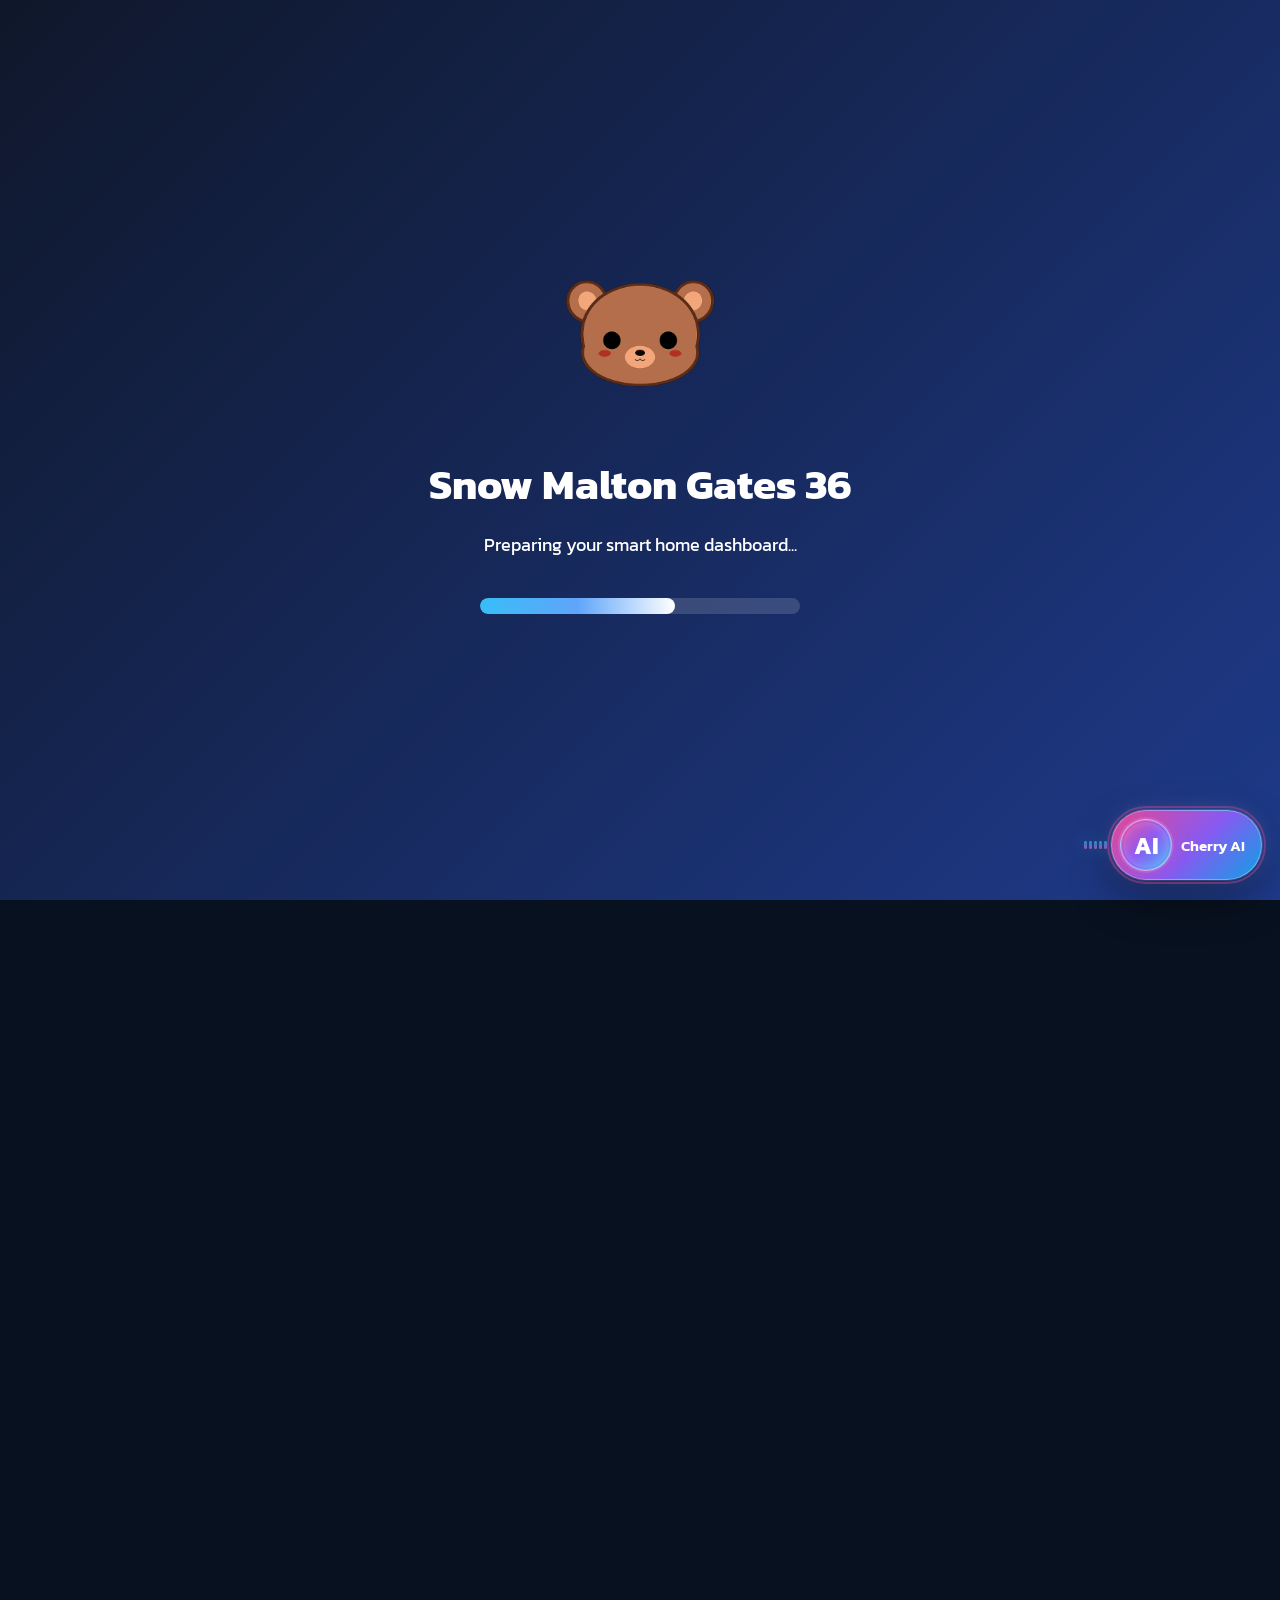
<file: index.html>
<!DOCTYPE html>

<html lang="th">
<head>
<meta charset="utf-8"/>
<meta content="width=device-width, initial-scale=1.0, viewport-fit=cover" name="viewport"/>
<title>
   Family Home Dashboard
  </title>
<meta content="#0f172a" name="theme-color"/>
<link href="home.css?v=27" rel="stylesheet"/>
<link href="expense-choice.css?v=29" rel="stylesheet"/>
<!-- Google Font -->
<link href="https://fonts.googleapis.com/css2?family=Kanit:wght@300;400;500;600;700&amp;display=swap" rel="stylesheet"/>
<!-- Font Awesome -->
<link href="https://cdnjs.cloudflare.com/ajax/libs/font-awesome/6.6.0/css/all.min.css" rel="stylesheet"/>
  <link rel="stylesheet" href="cherry.css?v=12">

</head>
<body>
<!-- ===================================================
    SPLASH SCREEN
    (ใช้ Animation เดิมของ Umick Expender)
    ==================================================== -->
<div id="splashScreen">
<div class="splash-container">
<img alt="Bear" class="loading-bear" src="images/bear.png"/>
<h1 class="loading-title">
     Snow Malton Gates 36
    </h1>
<p class="loading-text">
     Preparing your smart home dashboard...
    </p>
<div class="loading-bar">
<div class="loading-progress">
</div>
</div>
</div>
</div>
<!-- ===================================================
    SNOW
    ==================================================== -->
<div id="snowContainer">
</div>
<!-- ===================================================
    MAIN
    ==================================================== -->
<div id="app">
<!-- ==========================================
    HEADER
=========================================== -->
<header class="top-header">
<div class="header-left">
<div class="logo">
<b>
<u>
<i>
         ❄️Snow Malton Gates 18/36❄️
        </i>
</u>
</b>
</div>
</div>
<button class="hamburger" id="menuToggle" type="button">
<i class="fas fa-bars">
</i>
</button>
<nav id="mainMenu">
<ul>
<li>
<a data-page="home" href="#home">
<i class="fas fa-house">
</i>
        Home
       </a>
</li>
<li class="dropdown">
<a href="#">
<i class="fas fa-folder-open">
</i>
        ข้อมูลไฟล์บ้าน
        <i class="fas fa-chevron-down">
</i>
</a>
<ul class="submenu">
<li>
<a data-page="blueprint-files" href="#blueprint-files">
          📐 ไฟล์พิมพ์เขียว
         </a>
</li>
<li>
<a data-page="adam-files" href="#adam-files">
          👷 ผู้รับเหมา Adam
         </a>
</li>
<li>
<a data-page="ggb-files" href="#ggb-files">
          🏗 ผู้รับเหมา GGB
         </a>
</li>
<li>
<a data-page="solar-files" href="#solar-files">
          ☀️ SCG Solar Cell
         </a>
</li>
<li>
<a data-page="electric-files" href="#electric-files">
          🔌 เครื่องใช้ไฟฟ้า
         </a>
</li>
</ul>
</li>
<li>
<a data-page="expense" href="#expense"> 
<i class="fas fa-wallet">
</i>
        รายรับ–รายจ่าย
       </a>
</li>
<li>
<a data-page="location" href="#location">
<i class="fas fa-location-dot">
</i>
        Location
       </a>
</li>
<li><a data-page="calendar" href="#calendar"><i class="fas fa-calendar-days"></i> Calendar</a></li><li>
<a data-page="contact" href="#contact">
<i class="fas fa-address-book"></i>
    Contact
  </a>
</li><li>
<a data-page="family" href="#family">
<i class="fas fa-comments">
</i>
        ครอบครัว
       </a>
</li>
<li>
<a href="games.html?v=15">
<i class="fas fa-gamepad">
</i>
        Games
       </a>
</li>
</ul>
</nav>
</header>
<main id="content">
<section class="page active" id="home">
<div class="hero-overlay">
<div class="hero-card">
<h1>
        ❣️ Welcome Home ❣️
       </h1>
<h2>
        Snow36 Happy Place For Our Family
       </h2>
<p>
        Smart Family Management Dashboard
       </p>
<div class="hero-buttons">
<button class="primary-btn" id="startBtn" type="button">
<i class="fas fa-house">
</i>
         เริ่มต้นใช้งาน
        </button>
<button class="secondary-btn" id="gotoExpense" type="button">
<i class="fas fa-wallet">
</i>
         รายรับ–รายจ่าย
        </button>
</div>
</div>
</div>
</section>
<section class="quick-menu">
<div class="menu-card" data-page="files">
<i class="fas fa-folder-open">
</i>
<h3>
       ข้อมูลไฟล์บ้าน
      </h3>
<p>
       Blueprint / Contractor / Solar
      </p>
</div>
<div class="menu-card" data-page="expense">
<i class="fas fa-wallet">
</i>
<h3>
       รายรับ–รายจ่าย
      </h3>
<p>
       Income &amp; Expense Tracker
      </p>
</div>
<div class="menu-card" data-page="location">
<i class="fas fa-map-location-dot">
</i>
<h3>
       Location
      </h3>
<p>
       Google Maps Navigation
      </p>
</div>
<div class="menu-card" data-page="calendar">
<i class="fas fa-calendar-days"></i>
<h3>Calendar</h3>
<p>Family Appointments &amp; Reminders</p>
</div><div class="menu-card" data-page="contact">
<i class="fas fa-address-book"></i>
<h3>Contact</h3>
<p>Call &amp; LINE Family Members</p>
</div><div class="menu-card" data-page="family">
<i class="fas fa-comments">
</i>
<h3>
       Family Board
      </h3>
<p>
       Messages &amp; Announcement
      </p>
</div>
<a class="menu-card" href="games.html?v=15" style="color: inherit; text-decoration: none;">
<i class="fas fa-gamepad">
</i>
<h3>
       Games
      </h3>
<p>
       AR Multiplication Adventure
      </p>
</a>
</section>
<section class="page hidden-page" id="files">
<div class="page-title">
<h2>
<i class="fas fa-folder-open">
</i>
       ข้อมูลไฟล์บ้าน
      </h2>
<p>
       เอกสารทั้งหมดของบ้าน
      </p>
</div>
<div class="file-grid">
<!-- ===================== -->
<div class="file-card">
<div class="file-icon">
        📐
       </div>
<h3>
        ไฟล์พิมพ์เขียว
       </h3>
<p>
        Blueprint Drawing
       </p>
<button class="category-page-button" data-page="blueprint-files" type="button">
        ดูไฟล์พิมพ์เขียว
       </button>
</div>
<!-- ===================== -->
<div class="file-card">
<div class="file-icon">
        👷
       </div>
<h3>
        ผู้รับเหมา Adam
       </h3>
<p>
        Google Sheet / PDF
       </p>
<button class="category-page-button" data-page="adam-files" type="button">
        เปิดไฟล์
       </button>
</div>
<!-- ===================== -->
<div class="file-card">
<div class="file-icon">
        🏗
       </div>
<h3>
        ผู้รับเหมา GGB
       </h3>
<p>
        Google Sheet
       </p>
<button class="category-page-button" data-page="ggb-files" type="button">
        เปิดไฟล์
       </button>
</div>
<!-- ===================== -->
<div class="file-card">
<div class="file-icon">
        ☀
       </div>
<h3>
        SCG Solar Cell
       </h3>
<p>
        Solar Installation
       </p>
<button class="category-page-button" data-page="solar-files" type="button">
        เปิดไฟล์
       </button>
</div>
<!-- ===================== -->
<div class="file-card">
<div class="file-icon">
        🔌
       </div>
<h3>
        เครื่องใช้ไฟฟ้า
       </h3>
<p>
        Warranty / Manual
       </p>
<button class="category-page-button" data-page="electric-files" type="button">
        เปิดไฟล์
       </button>
</div>
</div>
</section>
<section class="page hidden-page" id="blueprint-files">
<div class="page-title">
<h2>
       📐 ไฟล์พิมพ์เขียว
      </h2>
<p>
       เอกสารแบบพิมพ์เขียวของบ้าน
      </p>
</div>
<div class="file-grid">
<div class="file-card">
<div class="file-icon">
        📐
       </div>
<h3>
        แบบพิมพ์เขียวบ้าน
       </h3>
<p>
        Blueprint PDF
       </p>
<button class="open-file" data-link="pdf/blueprint.pdf" type="button">
        เปิดไฟล์
       </button>
</div>
</div>
</section>
<section class="page hidden-page" id="adam-files">
<div class="page-title">
<h2>
       👷 ผู้รับเหมา Adam
      </h2>
<p>
       เอกสารทั้งหมดของผู้รับเหมา Adam
      </p>
</div>
<div class="file-grid">
<!-- ไฟล์ 1 -->
<div class="file-card">
<div class="file-icon">
        🛋️
       </div>
<h3>
        แบบ Interior
       </h3>
<p>
        Interior Drawing PDF
       </p>
<button class="open-file" data-link="pdf/Adaminterrior&amp;KNXall.pdf" type="button">
        เปิดไฟล์
       </button>
</div>
<!-- ไฟล์ 2 -->
<div class="file-card">
<div class="file-icon">
        🚘
       </div>
<h3>
        แบบ Garage
       </h3>
<p>
        Garage Drawing PDF
       </p>
<button class="open-file" data-link="pdf/Garage.pdf" type="button">
        เปิดไฟล์
       </button>
</div>
<!-- ไฟล์ 3 -->
<div class="file-card">
<div class="file-icon">
        🏡
       </div>
<h3>
        แบบ Pavilion &amp; Laundry
       </h3>
<p>
        Pavilion and Laundry Drawing PDF
       </p>
<button class="open-file" data-link="pdf/Pavilion&amp;Laundry.pdf" type="button">
        เปิดไฟล์
       </button>
</div>
<!-- ไฟล์ 4 -->
<div class="file-card">
<div class="file-icon">
        🧾
       </div>
<h3>
        ใบเสนอราคา Interior
       </h3>
<p>
        Interior Quotation PDF
       </p>
<button class="open-file" data-link="pdf/AdaminterriorKNXCarpetLFPRICE.pdf" type="button">
        เปิดไฟล์
       </button>
</div>
<!-- ไฟล์ 5 -->
<div class="file-card">
<div class="file-icon">
        📋
       </div>
<h3>
        ใบเสนอราคาโรงรถ ศาลา และห้องซักรีด
       </h3>
<p>
        Garage, Pavilion &amp; Laundry Quotation PDF
       </p>
<button class="open-file" data-link="pdf/Adampavilion&amp;laundryPRICE.pdf" type="button">
        เปิดไฟล์
       </button>
</div>
</div>
</section>
<section class="page hidden-page" id="ggb-files">
<div class="page-title">
<h2>
       🏗 ผู้รับเหมา GGB
      </h2>
<p>
       เอกสารทั้งหมดของผู้รับเหมา GGB
      </p>
</div>
<div class="file-grid">
<!-- ไฟล์ 1 -->
<div class="file-card">
<div class="file-icon">
        🌳
       </div>
<h3>
        แบบ Landscape
       </h3>
<p>
        Landscape Drawing PDF 
       </p>
<button class="open-file" data-link="https://drive.google.com/uc?export=download&id=1P0riYJ4pMh46IkO5eRKen7x0Mcu74nyK" type="button">
        เปิดไฟล์
       </button>
</div>
<!-- ไฟล์ 2 -->
<div class="file-card">
<div class="file-icon">
        🧾
       </div>
<h3>
        ใบเสนอราคาสวน ศาลา และครัวต่อเติม
       </h3>
<p>
        Landscape, Pavilion &amp; Kitchen Quotation PDF
       </p>
<button class="open-file" data-link="pdf/GGBPRICE.pdf" type="button">
        เปิดไฟล์
       </button>
</div>
</div>
</section>
<section class="page hidden-page" id="solar-files">
<div class="page-title">
<h2>
       ☀️ SCG Solar Cell
      </h2>
<p>
       เอกสารระบบ Solar Cell
      </p>
</div>
<div class="file-grid">
<!-- ไฟล์ 1 -->
<div class="file-card">
<div class="file-icon">
        📊
       </div>
<h3>
        Specs Sheets
       </h3>
<p>
        Solar Cell Specifications PDF
       </p>
<button class="open-file" data-link="pdf/SolarCellMOU.pdf" type="button">
        เปิดไฟล์
       </button>
</div>
<!-- ไฟล์ 2 -->
<div class="file-card">
<div class="file-icon">
        🧾
       </div>
<h3>
        ใบเสนอราคา
       </h3>
<p>
        Solar Cell Quotation PDF
       </p>
<button class="open-file" data-link="pdf/SolarCellMOU.pdf" type="button">
        เปิดไฟล์
       </button>
</div>
</div>
</section>
<section class="page hidden-page" id="electric-files">
<div class="page-title">
<h2>
       🔌 เครื่องใช้ไฟฟ้า
      </h2>
<p>
       เอกสารเครื่องใช้ไฟฟ้าภายในบ้าน
      </p>
</div>
<div class="file-grid">
<div class="file-card">
<div class="file-icon">
        🔌
       </div>
<h3>
        เอกสารเครื่องใช้ไฟฟ้า
       </h3>
<p>
        Electrical Appliances PDF
       </p>
<button class="open-file" data-link="วาง_URL_PDF_เครื่องใช้ไฟฟ้า" type="button">
        เปิดไฟล์
       </button>
</div>
</div>
</section>
<section class="page hidden-page expense-page-clean" id="expense">
<div class="page-title">
<h2>💰 รายรับ–รายจ่าย</h2>
<p>เลือกระบบที่ต้องการใช้งาน</p>
</div>
<div class="expense-choice-grid">
<article class="expense-choice-card">
<div class="expense-choice-icon">🐻</div>
<h3>My Expense Tracker 2026-Mick</h3>
<p>ระบบเดิม / Google Sheet เดิมของ Mick</p>
<a class="expense-choice-btn expense-choice-mick" href="https://umick.vercel.app/" target="_blank" rel="noopener noreferrer">
<i class="fas fa-wallet"></i> เปิดระบบ Mick
</a>
</article>
<article class="expense-choice-card">
<div class="expense-choice-icon">❄️</div>
<h3>My Expense Tracker 2026 Nu'Ice</h3>
<p>Google Sheet สำหรับ Nu'Ice</p>
<button class="expense-choice-btn expense-choice-nuice" id="openNuIceExpense" type="button">
<i class="fas fa-wallet"></i> เปิดระบบ Nu'Ice
</button>

</article>
</div>
</section>
<section class="page hidden-page" id="location">
<div class="location-wrapper">
<div class="location-header">
<div class="location-icon">
<i class="fas fa-location-dot">
</i>
</div>
<h2>
        Location บ้าน
       </h2>
<p>
        Snow Malton Gates 18/36
       </p>
</div>
<div class="map-card">
<div class="map-frame">
<iframe allowfullscreen="" loading="lazy" referrerpolicy="no-referrer-when-downgrade" src="https://www.google.com/maps?q=13.7569722,100.6874444&amp;z=19&amp;output=embed" title="ตำแหน่งบ้าน Snow Malton Gates 18/36">
</iframe>
</div>
<div class="map-information">
<div class="map-detail">
<div class="map-detail-icon">
<i class="fas fa-house">
</i>
</div>
<div>
<h3>
           Snow Malton Gates 18/36
          </h3>
<p>
           พิกัด 13.7569722, 100.6874444
          </p>
</div>
</div>
<button class="google-map-button" id="googleMapButton" type="button">
<i class="fas fa-diamond-turn-right">
</i>
         เปิดเส้นทางใน Google Maps
        </button>
</div>
</div>
</div>
</section>
<section class="page hidden-page" id="calendar">
<div class="calendar-wrapper">
<div class="page-title calendar-page-title">
<h2><i class="fas fa-calendar-days"></i> Family Calendar</h2>
<p>บันทึกวัน เวลา และรายละเอียดนัดหมายของครอบครัว</p>
</div>
<div class="calendar-layout">
<div class="calendar-panel">
<div class="calendar-toolbar">
<button aria-label="เดือนก่อนหน้า" class="calendar-nav-btn" id="calendarPrev" type="button">
<i class="fas fa-chevron-left"></i>
</button>
<h3 id="calendarMonthLabel">เดือน</h3>
<button aria-label="เดือนถัดไป" class="calendar-nav-btn" id="calendarNext" type="button">
<i class="fas fa-chevron-right"></i>
</button>
</div>
<div aria-hidden="true" class="calendar-weekdays">
<span>อา.</span><span>จ.</span><span>อ.</span><span>พ.</span>
<span>พฤ.</span><span>ศ.</span><span>ส.</span>
</div>
<div aria-label="ตารางปฏิทิน" class="calendar-grid" id="calendarGrid"></div>
</div>
<aside class="appointment-panel">
<h3><i class="fas fa-pen-to-square"></i> เพิ่มนัดหมาย</h3>
<label class="calendar-field">
<span>ชื่อผู้บันทึก</span>
<input id="appointmentUser" maxlength="60" placeholder="เช่น Dad, Mom, Umick" type="text"/>
</label>
<div class="calendar-field-row">
<label class="calendar-field">
<span>วันที่</span>
<div class="calendar-native-input">
<input id="appointmentDate" type="date"/>
</div>
</label>
<label class="calendar-field">
<span>เวลา</span>
<div class="calendar-native-input">
<input id="appointmentTime" type="time"/>
</div>
</label>
</div>
<label class="calendar-field">
<span>รายละเอียดนัดหมาย</span>
<textarea id="appointmentDetails" maxlength="1000" placeholder="กรอกรายละเอียด สถานที่ หรือข้อมูลที่ต้องเตรียม..." rows="5"></textarea>
</label>
<button class="calendar-save-btn" id="saveAppointment" type="button">
<i class="fas fa-floppy-disk"></i> บันทึกนัดหมาย
        </button>
<p class="calendar-form-note">ระบบจะเก็บข้อมูลในเครื่องเป็นข้อมูลสำรอง และเมื่อเชื่อม Google Apps Script จะบันทึกลง Google Sheets พร้อมแจ้งเตือน LINE และ Telegram ทุกเช้า</p>
<div class="calendar-connection-status" id="calendarConnectionStatus" role="status">
<span class="calendar-status-dot"></span>
<span>กำลังตรวจสอบการเชื่อมต่อ Calendar API...</span>
</div></aside>
</div>
<section class="appointment-list-section">
<div class="appointment-list-header">
<div>
<h3><i class="fas fa-list-check"></i> รายการนัดหมาย</h3>
<p id="appointmentFilterLabel">แสดงรายการทั้งหมด</p>
</div>
<button class="calendar-secondary-btn" id="showAllAppointments" type="button">
          แสดงทั้งหมด
        </button>
</div>
<div aria-live="polite" class="appointment-list" id="appointmentList"></div>
</section>
<div class="calendar-notification-note">
<i class="fas fa-bell"></i>
<div>
<strong>การแจ้งเตือนบนมือถือ</strong>
<p>
      เสียงแจ้งเตือนจะดังตามการตั้งค่าเสียงของแอป LINE/Telegram และการตั้งค่าแจ้งเตือนของมือถือแต่ละเครื่อง
    </p>
</div>
</div></div>
</section><section class="page hidden-page" id="contact">
<div class="page-title">
<h2>
<i class="fas fa-address-book"></i>
      Contact
    </h2>
<p>
      ติดต่อสมาชิกในครอบครัวผ่านโทรศัพท์หรือ LINE
    </p>
</div>
<div class="file-grid contact-file-grid">
<article class="file-card contact-person-card">
<div class="file-icon contact-person-icon">
<img alt="Dad" src="images/users/dad.jpg"/>
</div>
<h3>Papa</h3>
<p class="contact-role">Family Contact</p>
<div class="contact-person-actions">
<a aria-label="โทรหา Papa หมายเลข 0955611717" class="contact-button contact-call" href="tel:0955611717">
<i class="fas fa-phone"></i>
<span>0955611717</span>
</a>
<a aria-label="เพิ่ม LINE ของ Papa ไอดี arony1717" class="contact-button contact-line" href="https://line.me/ti/p/~arony1717" rel="noopener noreferrer" target="_blank">
<i class="fab fa-line"></i>
<span>arony1717</span>
</a>
</div>
</article>
<article class="file-card contact-person-card">
<div class="file-icon contact-person-icon">
<img alt="Mom" src="images/users/mom.jpg"/>
</div>
<h3>Mama</h3>
<p class="contact-role">Family Contact</p>
<div class="contact-person-actions">
<a aria-label="โทรหา Mama หมายเลข 0969985555" class="contact-button contact-call" href="tel:0969985555">
<i class="fas fa-phone"></i>
<span>0969985555</span>
</a>
<a aria-label="เพิ่ม LINE ของ Mama ไอดี iceutika" class="contact-button contact-line" href="https://line.me/ti/p/~iceutika" rel="noopener noreferrer" target="_blank">
<i class="fab fa-line"></i>
<span>iceutika</span>
</a>
</div>
</article>
<article class="file-card contact-person-card">
<div class="file-icon contact-person-icon">
<img alt="Umick" src="images/users/baby.jpg"/>
</div>
<h3>Umick</h3>
<p class="contact-role">Family Contact</p>
<div class="contact-person-actions">
<span aria-disabled="true" class="contact-button contact-disabled">
<i class="fas fa-phone-slash"></i>
<span>ยังไม่ได้ระบุเบอร์</span>
</span>
<span aria-disabled="true" class="contact-button contact-disabled">
<i class="fab fa-line"></i>
<span>ยังไม่ได้ระบุ LINE</span>
</span>
</div>
</article>
<article class="file-card contact-person-card">
<div class="file-icon contact-person-icon">
<img alt="Imick" src="images/users/baby.jpg"/>
</div>
<h3>Imick</h3>
<p class="contact-role">Family Contact</p>
<div class="contact-person-actions">
<span aria-disabled="true" class="contact-button contact-disabled">
<i class="fas fa-phone-slash"></i>
<span>ยังไม่ได้ระบุเบอร์</span>
</span>
<span aria-disabled="true" class="contact-button contact-disabled">
<i class="fab fa-line"></i>
<span>ยังไม่ได้ระบุ LINE</span>
</span>
</div>
</article>
<article class="file-card contact-person-card">
<div class="file-icon contact-person-icon">
<img alt="Granddad" src="images/users/granddad.jpg"/>
</div>
<h3>Granddad</h3>
<p class="contact-role">Family Contact</p>
<div class="contact-person-actions">
<a aria-label="โทรหา Granddad หมายเลข 0854817035" class="contact-button contact-call" href="tel:0854817035">
<i class="fas fa-phone"></i>
<span>0854817035</span>
</a>
<a aria-label="เพิ่ม LINE ของ Granddad ไอดี 0854817035" class="contact-button contact-line" href="https://line.me/ti/p/~0854817035" rel="noopener noreferrer" target="_blank">
<i class="fab fa-line"></i>
<span>0854817035</span>
</a>
</div>
</article>
<article class="file-card contact-person-card">
<div class="file-icon contact-person-icon">
<img alt="Grandmom" src="images/users/grandmom.jpg"/>
</div>
<h3>Grandmom</h3>
<p class="contact-role">Family Contact</p>
<div class="contact-person-actions">
<a aria-label="โทรหา Grandmom หมายเลข 0816488877" class="contact-button contact-call" href="tel:0816488877">
<i class="fas fa-phone"></i>
<span>0816488877</span>
</a>
<a aria-label="เพิ่ม LINE ของ Grandmom ไอดี 0816488877" class="contact-button contact-line" href="https://line.me/ti/p/~porntip1717" rel="noopener noreferrer" target="_blank">
<i class="fab fa-line"></i>
<span>porntip1717</span>
</a>
</div>
</article>
</div>
<p class="contact-help">
    กดติดต่อสมาชิกในครอบครัวได้เลยครับ
  </p>
</section><section class="page hidden-page" id="family">
<div class="family-wrapper">
<div class="family-header">
<h2>
        💬 Family Board
       </h2>
<p>
        แชร์ข้อความถึงทุกคนในบ้าน
       </p>
</div>
<!-- ========================= -->
<div class="post-card">
<div class="post-user">
<img class="avatar" src="images/avatar.jpg"/>
<div>
<h3>
          ผู้ใช้งาน
         </h3>
<p>
          Family Member
         </p>
</div>
</div>
<input class="family-input" id="userName" placeholder="ชื่อผู้โพสต์" type="text"/>
<textarea class="family-text" id="familyMessage" placeholder="เขียนข้อความถึงครอบครัว...">

</textarea>
<div class="button-group">
<button class="post-btn" id="postMessage" type="button">
         📨 โพสต์ข้อความ
        </button>
<button class="cancel-btn" id="clearMessage" type="button">
         ล้างข้อความ
        </button>
</div>
</div>
<!-- ========================= -->
<div class="message-list" id="messageContainer">
</div>
</div>
</section>
<footer class="main-footer">
<div class="footer-container">
<h3>
       🏡 Family Home Dashboard
      </h3>
<p>
       Smart Family Management System
      </p>
<p>
       Developed by Umick © 2026
      </p>
</div>
</footer>
</main>
</div>
<script src="home.js?v=27"></script>
<script src="expense-choice.js?v=29"></script>
  <!-- Cherry AI Floating Assistant -->
  <script src="cherry-config.js?v=12"></script>
  <script src="cherry-core.js?v=12"></script>
  <script src="cherry-voice-v12.js?v=123"></script>
<script src="cherry-widget.js?v=12"></script>

</body>
</html>
</file>
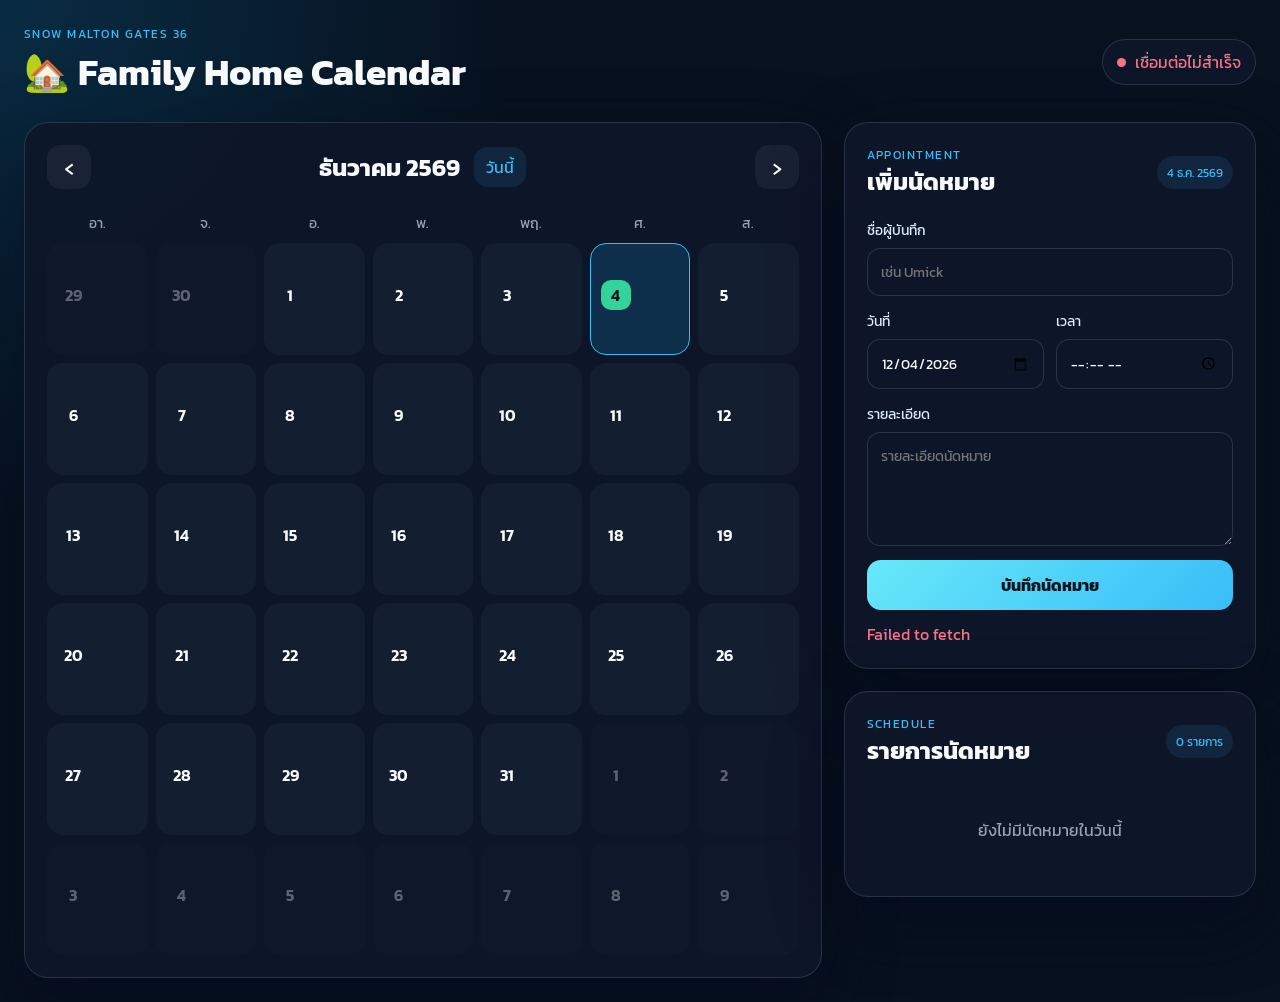
<file: api/api/index.html>
<!DOCTYPE html>
<html lang="th">
<head>
  <meta charset="UTF-8">
  <meta name="viewport" content="width=device-width, initial-scale=1.0, viewport-fit=cover">
  <title>Family Home Calendar</title>
  <link href="https://fonts.googleapis.com/css2?family=Kanit:wght@300;400;500;600;700&display=swap" rel="stylesheet">
  <link rel="stylesheet" href="style.css">
</head>
<body>
  <div class="app-shell">
    <header class="topbar">
      <div>
        <p class="eyebrow">Snow Malton Gates 36</p>
        <h1>🏡 Family Home Calendar</h1>
      </div>
      <div id="connectionStatus" class="status offline">
        <span class="status-dot"></span>
        <span>ยังไม่เชื่อมต่อ</span>
      </div>
    </header>

    <main class="layout">
      <section class="calendar-panel card">
        <div class="calendar-toolbar">
          <button id="previousMonth" class="icon-button" type="button">‹</button>
          <div class="month-title">
            <h2 id="monthLabel">ปฏิทิน</h2>
            <button id="todayButton" class="text-button" type="button">วันนี้</button>
          </div>
          <button id="nextMonth" class="icon-button" type="button">›</button>
        </div>

        <div class="weekdays">
          <span>อา.</span><span>จ.</span><span>อ.</span><span>พ.</span><span>พฤ.</span><span>ศ.</span><span>ส.</span>
        </div>

        <div id="calendarGrid" class="calendar-grid"></div>
      </section>

      <aside class="side-panel">
        <section class="card form-card">
          <div class="section-heading">
            <div>
              <p class="eyebrow">Appointment</p>
              <h2>เพิ่มนัดหมาย</h2>
            </div>
            <span id="selectedDateBadge" class="date-badge">ยังไม่ได้เลือกวัน</span>
          </div>

          <form id="appointmentForm">
            <label>ชื่อผู้บันทึก
              <input id="appointmentUser" type="text" maxlength="60" placeholder="เช่น Umick" required>
            </label>

            <div class="form-row">
              <label>วันที่
                <input id="appointmentDate" type="date" required>
              </label>
              <label>เวลา
                <input id="appointmentTime" type="time" required>
              </label>
            </div>

            <label>รายละเอียด
              <textarea id="appointmentDetails" rows="4" maxlength="1000" placeholder="รายละเอียดนัดหมาย" required></textarea>
            </label>

            <button id="saveAppointmentButton" class="primary-button" type="submit">บันทึกนัดหมาย</button>
          </form>

          <p id="formMessage" class="form-message"></p>
        </section>

        <section class="card appointments-card">
          <div class="section-heading">
            <div>
              <p class="eyebrow">Schedule</p>
              <h2>รายการนัดหมาย</h2>
            </div>
            <span id="appointmentCount" class="count-badge">0 รายการ</span>
          </div>
          <div id="appointmentList" class="appointment-list"></div>
        </section>
      </aside>
    </main>
  </div>

  <script src="script.js"></script>
</body>
</html>
</file>
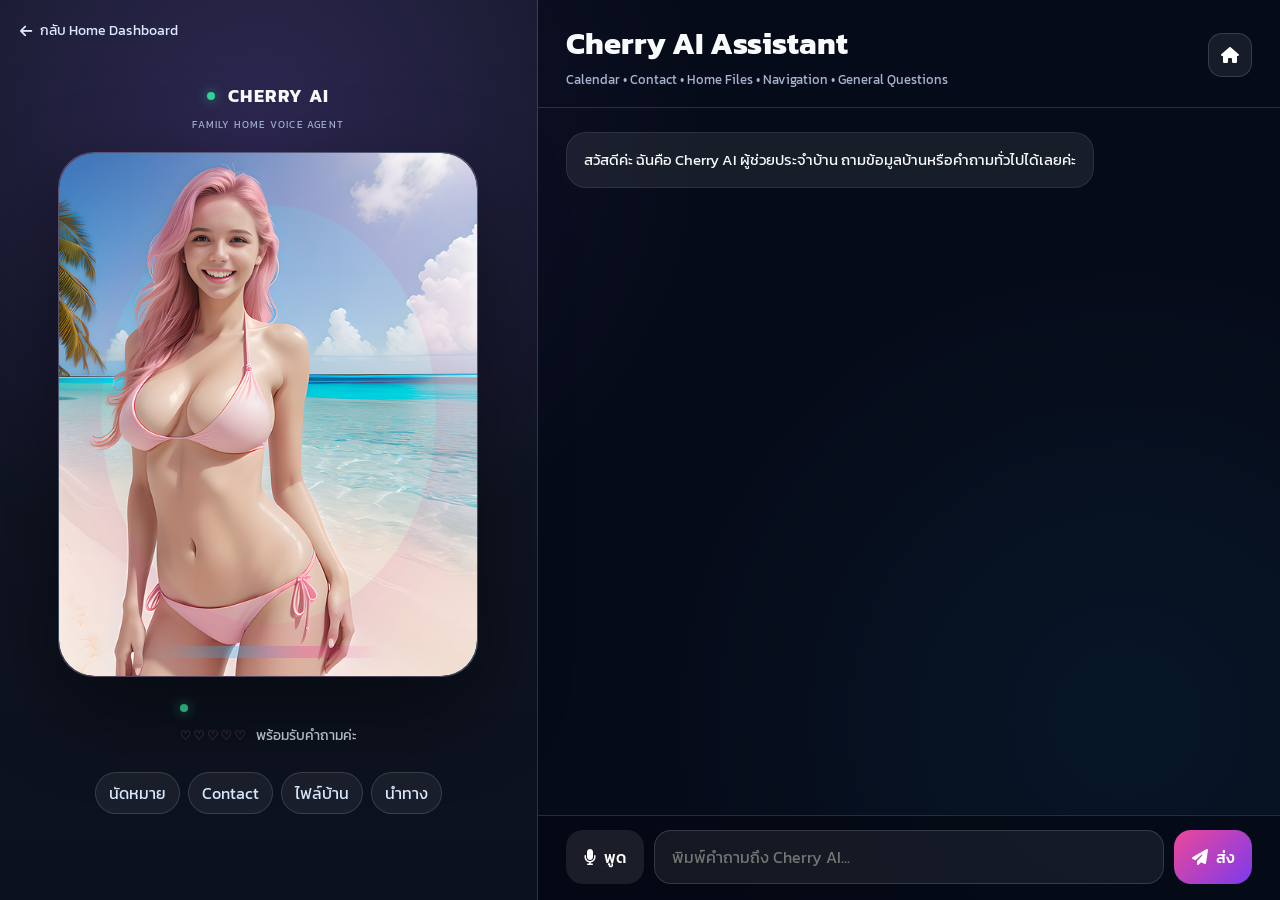
<file: cherry.html>
<!doctype html>
<html lang="th">
<head>
  <meta charset="utf-8">
  <meta name="viewport" content="width=device-width,initial-scale=1,viewport-fit=cover">
  <meta name="theme-color" content="#0b1020">
  <meta name="apple-mobile-web-app-capable" content="yes">
  <meta name="apple-mobile-web-app-status-bar-style" content="black-translucent">
  <meta name="mobile-web-app-capable" content="yes">

  <title>Cherry AI • Family Home Assistant</title>

  <link rel="preconnect" href="https://fonts.googleapis.com">
  <link rel="stylesheet" href="https://fonts.googleapis.com/css2?family=Kanit:wght@300;400;500;600;700&display=swap">
  <link rel="stylesheet" href="https://cdnjs.cloudflare.com/ajax/libs/font-awesome/6.6.0/css/all.min.css">

  <link rel="stylesheet" href="cherry.css?v=12">
  <link rel="stylesheet" href="cherry-3video-v12.css?v=12">
</head>

<body class="cherry-page-body">
  <main class="cherry-full-shell">

    <section class="cherry-avatar-pane">
      <a class="cherry-back-home" href="index.html#home">
        <i class="fas fa-arrow-left"></i>
        <span>กลับ Home Dashboard</span>
      </a>

      <div class="cherry-full-brand">
        <span class="cherry-brand-dot"></span>
        <strong>CHERRY AI</strong>
        <small>FAMILY HOME VOICE AGENT</small>
      </div>

      <button
        class="cherry-page-avatar"
        id="cherryPageAvatar"
        type="button"
        data-state="idle"
        aria-label="แตะ Cherry AI เพื่อทักทาย"
      >
        <div class="cherry-avatar-halo"></div>

        <video
          id="cherryPageVideo"
          class="cherry-page-video"
          src="cherry-assets/cherry-idle.mp4?v=12"
          poster="cherry-assets/avatar-agent.png?v=12"
          autoplay
          loop
          muted
          playsinline
          webkit-playsinline
          preload="auto"
        ></video>

        <img
          id="cherryPageImageFallback"
          class="cherry-page-image-fallback"
          src="cherry-assets/avatar-agent.png?v=12"
          alt="Cherry AI Avatar"
          hidden
        >

        <span id="cherryPageFallback" class="cherry-page-fallback" hidden>C</span>
        <div class="cherry-voice-ring"></div>
      </button>

      <div class="cherry-page-state">
        <span class="cherry-online-dot"></span>
        <span id="cherryPageState">พร้อมรับคำถามค่ะ</span>
      </div>

      <div class="cherry-page-suggestions">
        <button data-cherry-q="วันนี้มีนัดหมายอะไรบ้าง">นัดหมาย</button>
        <button data-cherry-q="ขอข้อมูล Contact">Contact</button>
        <button data-cherry-q="ขอไฟล์พิมพ์เขียวบ้าน">ไฟล์บ้าน</button>
        <button data-cherry-q="บ้านอยู่ที่ไหน">นำทาง</button>
      </div>
    </section>

    <section class="cherry-conversation-pane">
      <header class="cherry-conversation-header">
        <div>
          <h1>Cherry AI Assistant</h1>
          <p>Calendar • Contact • Home Files • Navigation • General Questions</p>
        </div>

        <a href="index.html#home" class="cherry-home-icon" aria-label="กลับหน้าบ้าน">
          <i class="fas fa-house"></i>
        </a>
      </header>

      <div id="cherryPageMessages" class="cherry-page-messages" aria-live="polite">
        <div class="cherry-page-message cherry-assistant">
          สวัสดีค่ะ ฉันคือ Cherry AI ผู้ช่วยประจำบ้าน ถามข้อมูลบ้านหรือคำถามทั่วไปได้เลยค่ะ
        </div>
      </div>

      <div id="cherryPageActions" class="cherry-page-actions"></div>

      <form id="cherryPageForm" class="cherry-page-composer">
        <button id="cherryPageMic" class="cherry-page-mic" type="button" aria-label="กดเพื่อพูด">
          <i class="fas fa-microphone"></i>
          <span>พูด</span>
        </button>

        <input
          id="cherryPageInput"
          type="text"
          autocomplete="off"
          placeholder="พิมพ์คำถามถึง Cherry AI..."
          aria-label="คำถาม"
        >

        <button class="cherry-page-send" type="submit">
          <i class="fas fa-paper-plane"></i>
          <span>ส่ง</span>
        </button>
      </form>
    </section>
  </main>

  <script src="cherry-config.js?v=12"></script>
  <script src="cherry-core.js?v=12"></script>
  <script src="cherry-voice-v12.js?v=123"></script>
  <script src="cherry-page.js?v=12"></script>
</body>
</html>
</file>
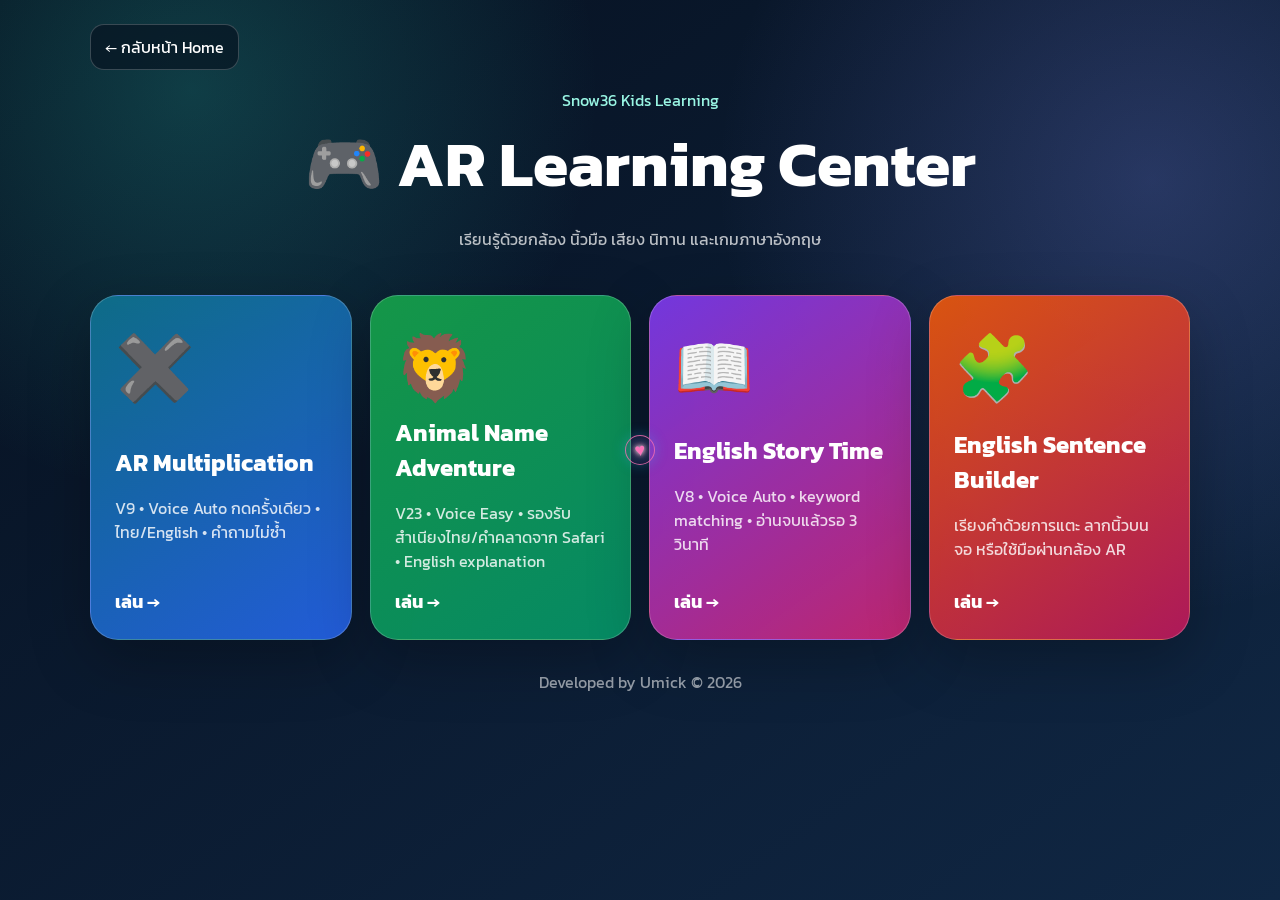
<file: games.html>
<!DOCTYPE html>
<html lang="th">
<head>
  <meta charset="UTF-8" />
  <meta name="viewport" content="width=device-width, initial-scale=1.0, viewport-fit=cover" />
  <meta name="theme-color" content="#07111f" />
  <title>Kids AR Learning Center</title>
  <link rel="stylesheet" href="games-center.css?v=2" />
  <link rel="stylesheet" href="ai-ui-effects.css?v=16" />
  <link rel="preconnect" href="https://fonts.googleapis.com">
  <link href="https://fonts.googleapis.com/css2?family=Kanit:wght@300;400;500;600;700&display=swap" rel="stylesheet">
</head>
<body>
  <main class="center-shell">
    <header class="center-header">
      <a href="index.html" class="home-link">← กลับหน้า Home</a>
      <div><p class="eyebrow">Snow36 Kids Learning</p><h1>🎮 AR Learning Center</h1><p>เรียนรู้ด้วยกล้อง นิ้วมือ เสียง นิทาน และเกมภาษาอังกฤษ</p></div>
    </header>
    <section class="game-grid">
      <a class="game-card math-card" href="multiplication-game.html?v=9"><span class="game-icon">✖️</span><div><h2>AR Multiplication</h2><p>V9 • Voice Auto กดครั้งเดียว • ไทย/English • คำถามไม่ซ้ำ</p></div><span class="play">เล่น →</span></a>
      <a class="game-card animal-card" href="animal-game.html?v=23"><span class="game-icon">🦁</span><div><h2>Animal Name Adventure</h2><p>V23 • Voice Easy • รองรับสำเนียงไทย/คำคลาดจาก Safari • English explanation</p></div><span class="play">เล่น →</span></a>
      <a class="game-card story-card" href="story-game.html?v=8"><span class="game-icon">📖</span><div><h2>English Story Time</h2><p>V8 • Voice Auto • keyword matching • อ่านจบแล้วรอ 3 วินาที</p></div><span class="play">เล่น →</span></a>
      <a class="game-card sentence-card" href="sentence-game.html?v=2"><span class="game-icon">🧩</span><div><h2>English Sentence Builder</h2><p>เรียงคำด้วยการแตะ ลากนิ้วบนจอ หรือใช้มือผ่านกล้อง AR</p></div><span class="play">เล่น →</span></a>
    </section>
    <footer>Developed by Umick © 2026</footer>
  </main>
  <script src="ai-ui-effects.js?v=16"></script>
</body>
</html>
</file>
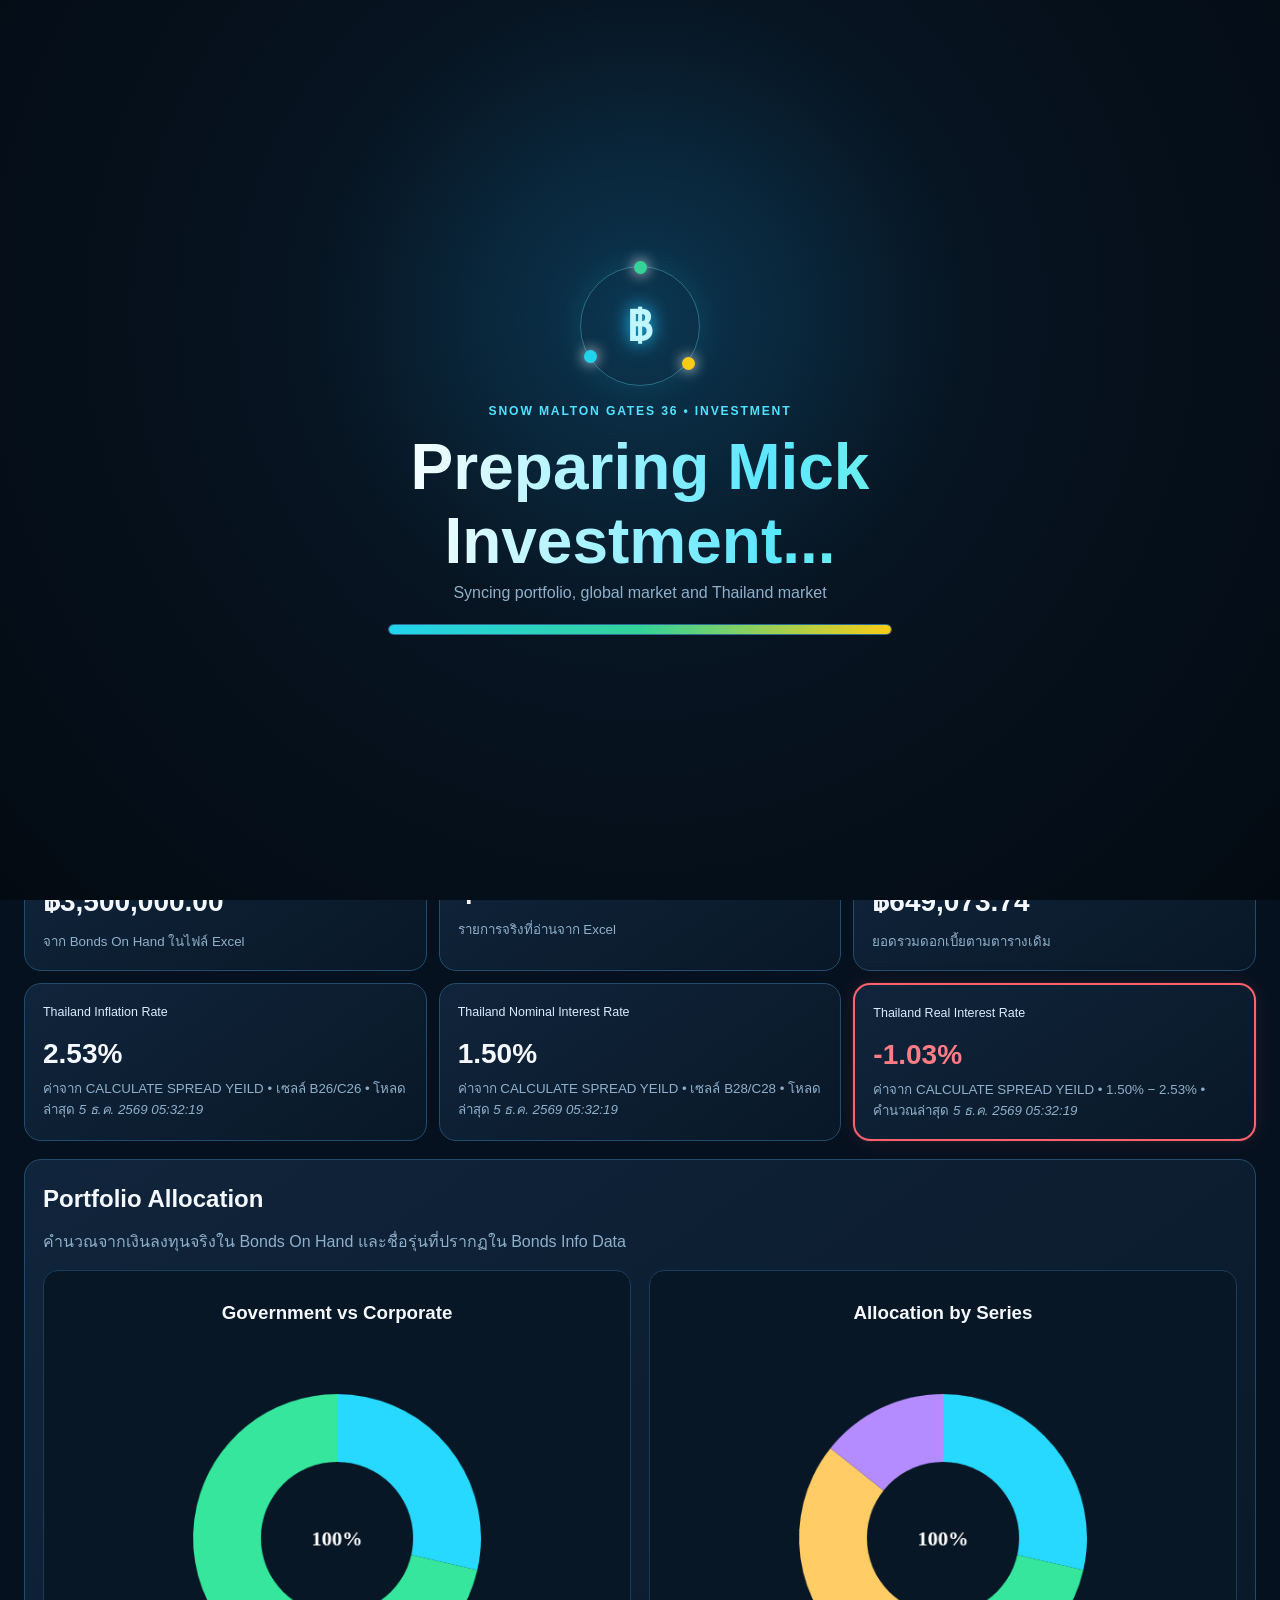
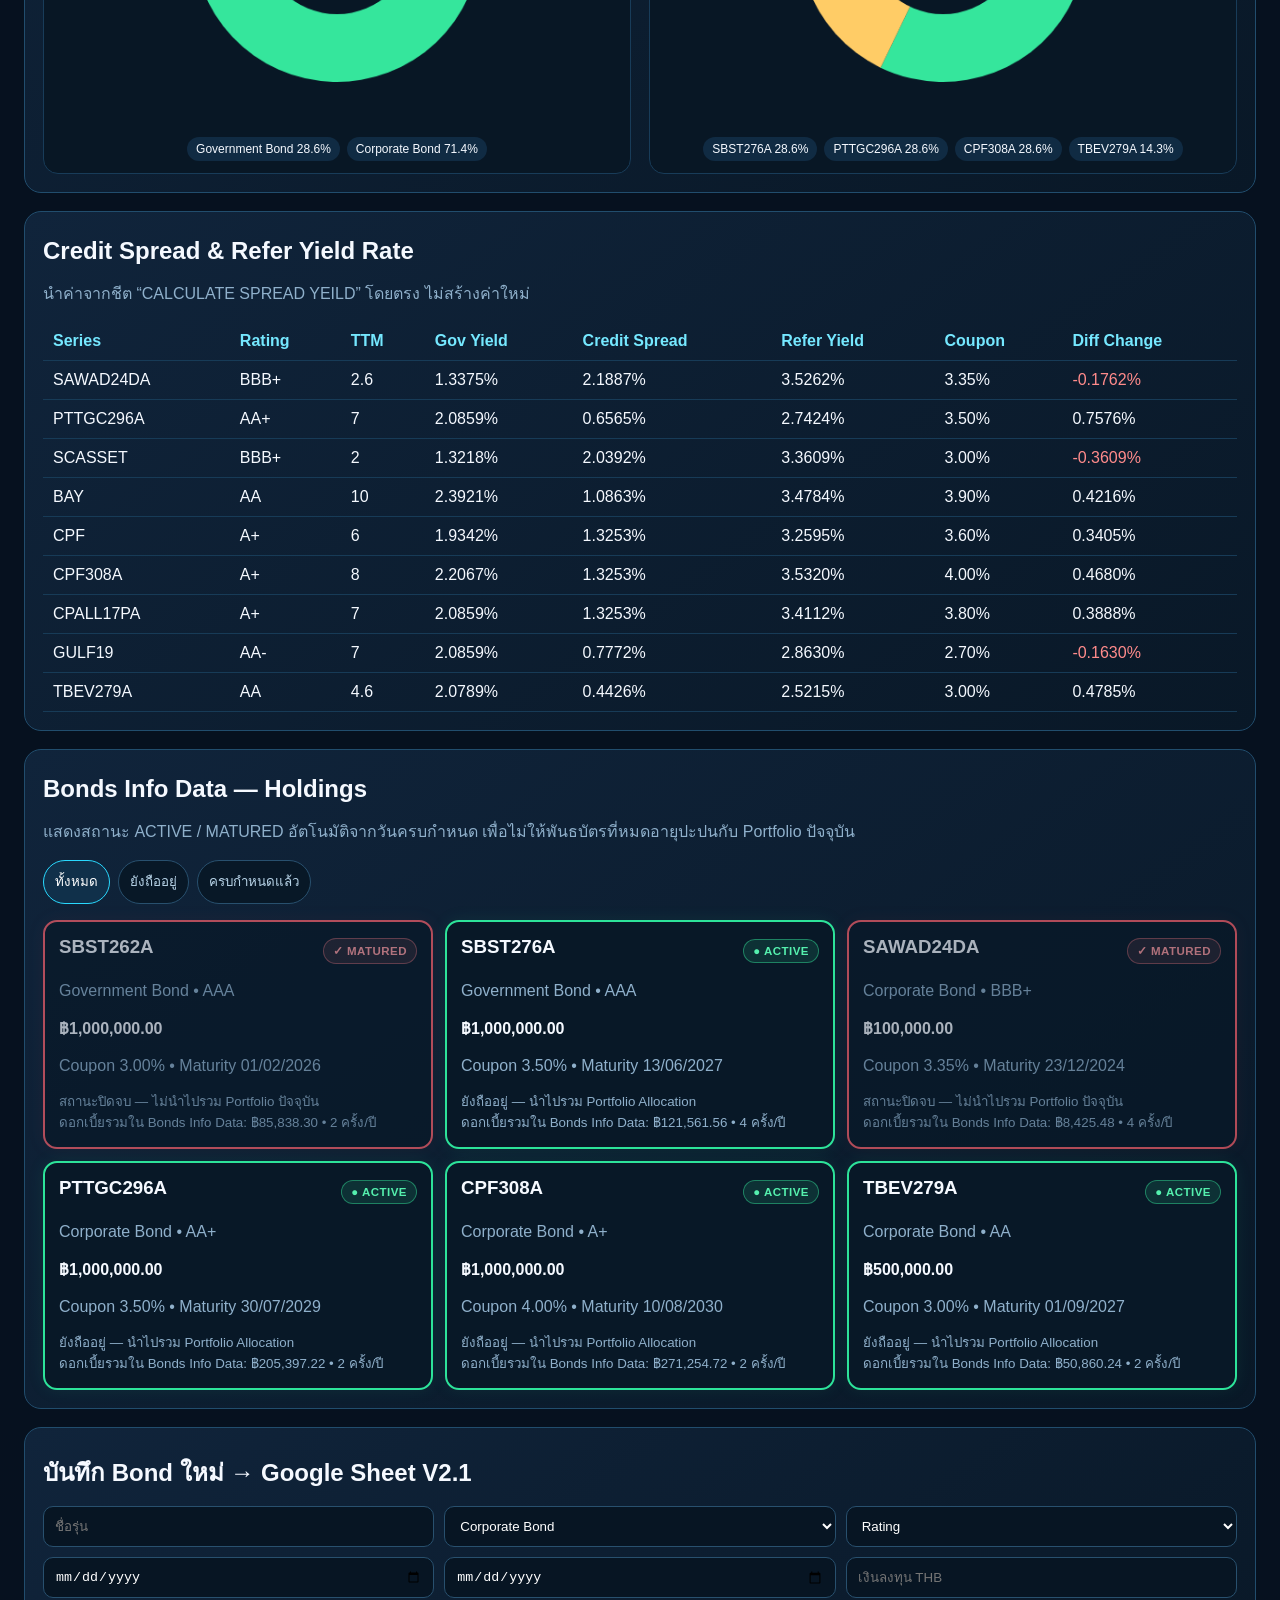
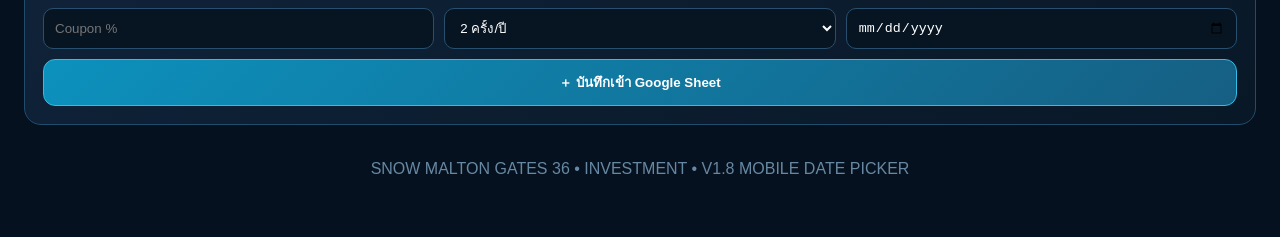
<file: investment-demo.html>
<!doctype html><html lang="th"><head><meta charset="utf-8"><meta name="viewport" content="width=device-width,initial-scale=1,viewport-fit=cover">
<title>Investment & Bond Dashboard V1.8</title><link rel="stylesheet" href="investment-demo.css"></head><body>
<div class="investment-splash" id="investmentSplash" aria-hidden="true"><div class="investment-splash-inner"><div class="investment-orbit"><span></span><span></span><span></span></div><div class="investment-badge">SNOW MALTON GATES 36 • INVESTMENT</div><h1>Preparing Mick Investment...</h1><p>Syncing portfolio, global market and Thailand market</p><div class="investment-progress"><i></i></div></div></div>
<div class="app"><header><div><div class="eyebrow">SNOW MALTON GATES 36 • INVESTMENT</div><h1>Investment & Bond Dashboard</h1><p>V1.8 MOBILE DATE PICKER • ใช้ข้อมูลจริงจาก MICK_BONDS(2023) • Google Sheet V2.1</p></div><button id="refresh" class="btn">↻ อัปเดตข้อมูล</button></header>
<div class="status"><b id="status">พร้อมใช้งาน</b><span id="checked">—</span></div>
<section><div class="eyebrow">GLOBAL MARKET</div><h2>USD/THB & United States</h2><div class="grid market">
<article><label>USD / THB</label><strong id="fx">—</strong><small id="fxTime">—</small><hr><div class="row"><span>Previous Day</span><b id="fxPrev">—</b></div><small id="fxPrevTime">—</small></article>
<article><label>US 2 Year Treasury Yield</label><strong>4.74%</strong><small>ข้อมูลอ้างอิง 16/09/2026 • ตรวจล่าสุด <i class="now"></i></small></article>
<article><label>US 5 Year Treasury Yield</label><strong>4.86%</strong><small>ข้อมูลอ้างอิง 16/09/2026 • ตรวจล่าสุด <i class="now"></i></small></article>
<article><label>US 10 Year Treasury Yield</label><strong>5.01%</strong><small>ข้อมูลอ้างอิง 16/09/2026 • ตรวจล่าสุด <i class="now"></i></small></article>
<article><label>US 30 Year Treasury Yield</label><strong>5.35%</strong><small>ข้อมูลอ้างอิง 16/09/2026 • ตรวจล่าสุด <i class="now"></i></small></article>
<article><label>USA Inflation Rate</label><strong>3.40%</strong><small>CPI-U Aug 2026 • Released 11/09/2026 • ตรวจล่าสุด <i class="now"></i></small></article>
<article><label>USA Nominal Interest Rate</label><strong>3.875%</strong><small>FOMC target midpoint 3.75–4.00% • Effective 17/09/2026 • ตรวจล่าสุด <i class="now"></i></small></article>
<article id="usaRealCard" class="real"><label>USA Real Interest Rate</label><strong>0.475%</strong><small>3.875% − 3.40% • คำนวณล่าสุด <i class="now"></i></small></article>
</div></section>
<section><div class="eyebrow">THAILAND MARKET</div><h2>Thailand Macro Indicators</h2><div class="grid th">
<article><label>Portfolio Principal</label><strong id="principal">—</strong><small>จาก Bonds On Hand ในไฟล์ Excel</small></article>
<article><label>Bond Series</label><strong id="count">—</strong><small>รายการจริงที่อ่านจาก Excel</small></article>
<article><label>Total Interest in Bonds Info Data</label><strong id="interest">—</strong><small>ยอดรวมดอกเบี้ยตามตารางเดิม</small></article>
<article><label>Thailand Inflation Rate</label><strong>2.53%</strong><small>ค่าจาก CALCULATE SPREAD YEILD • เซลล์ B26/C26 • โหลดล่าสุด <i class="now"></i></small></article>
<article><label>Thailand Nominal Interest Rate</label><strong>1.50%</strong><small>ค่าจาก CALCULATE SPREAD YEILD • เซลล์ B28/C28 • โหลดล่าสุด <i class="now"></i></small></article>
<article id="thaiRealCard" class="real"><label>Thailand Real Interest Rate</label><strong>-1.03%</strong><small>ค่าจาก CALCULATE SPREAD YEILD • 1.50% − 2.53% • คำนวณล่าสุด <i class="now"></i></small></article>
</div></section>
<section class="panel"><h2>Portfolio Allocation</h2><p>คำนวณจากเงินลงทุนจริงใน Bonds On Hand และชื่อรุ่นที่ปรากฏใน Bonds Info Data</p><div class="charts"><div><h3>Government vs Corporate</h3><canvas id="typeChart" width="420" height="420"></canvas><div id="typeLegend" class="legend"></div></div><div><h3>Allocation by Series</h3><canvas id="seriesChart" width="420" height="420"></canvas><div id="seriesLegend" class="legend"></div></div></div></section>
<section class="panel"><h2>Credit Spread & Refer Yield Rate</h2><p>นำค่าจากชีต “CALCULATE SPREAD YEILD” โดยตรง ไม่สร้างค่าใหม่</p><div class="table"><table><thead><tr><th>Series</th><th>Rating</th><th>TTM</th><th>Gov Yield</th><th>Credit Spread</th><th>Refer Yield</th><th>Coupon</th><th>Diff Change</th></tr></thead><tbody id="spread"></tbody></table></div></section>
<section class="panel"><h2>Bonds Info Data — Holdings</h2><p>แสดงสถานะ ACTIVE / MATURED อัตโนมัติจากวันครบกำหนด เพื่อไม่ให้พันธบัตรที่หมดอายุปะปนกับ Portfolio ปัจจุบัน</p><div class="filterbar"><button class="chip active" data-filter="all">ทั้งหมด</button><button class="chip" data-filter="active">ยังถืออยู่</button><button class="chip" data-filter="matured">ครบกำหนดแล้ว</button></div><div id="cards" class="cards"></div></section>
<section class="panel"><h2>บันทึก Bond ใหม่ → Google Sheet V2.1</h2><form id="form" class="form"><input id="series" placeholder="ชื่อรุ่น" required><select id="type"><option>Corporate Bond</option><option>Government Bond</option></select><select id="rating" required><option value="">Rating</option><option>AAA</option><option>AA+</option><option>AA</option><option>AA-</option><option>A+</option><option>A</option><option>A-</option><option>BBB+</option><option>BBB</option><option>BBB-</option></select><input id="purchase" type="date" required><input id="maturity" type="date" required><input id="amount" type="number" placeholder="เงินลงทุน THB" required><input id="coupon" type="number" step=".0001" placeholder="Coupon %" required><select id="freq"><option value="4">4 ครั้ง/ปี</option><option value="2" selected>2 ครั้ง/ปี</option><option value="1">1 ครั้ง/ปี</option></select><input id="first" type="date" required><button class="btn" type="submit">＋ บันทึกเข้า Google Sheet</button></form></section>
<footer>SNOW MALTON GATES 36 • INVESTMENT • V1.8 MOBILE DATE PICKER</footer></div>
<div id="bondModal" class="modal" hidden><div class="modal-card"><button id="closeModal" class="modal-close" type="button">×</button><div class="eyebrow">BOND POSITION UPDATE</div><h2 id="modalSeries">—</h2><p id="modalInfo">—</p><form id="positionForm" class="position-form"><input id="modalBondId" type="hidden"><label>สถานะรายการ<select id="positionAction" required><option value="ACTIVE">ยังถืออยู่ (ACTIVE)</option><option value="EARLY_REDEEMED">ไถ่ถอนก่อนกำหนด</option><option value="MATURED_REDEEMED">ครบกำหนดไถ่ถอน</option><option value="SECONDARY_SOLD">ขายตลาดรอง</option></select></label><label>วันที่มีผล<div class="date-control"><input id="positionDateText" class="date-text" type="text" inputmode="numeric" autocomplete="off" maxlength="10" placeholder="วว/ดด/ปปปป" aria-label="วันที่มีผล รูปแบบ วัน เดือน ปี" required><button id="openPositionCalendar" class="calendar-button" type="button" aria-label="เปิดปฏิทิน">📅</button><input id="positionDate" class="native-date-picker" type="date" tabindex="-1" aria-hidden="true"></div><small class="date-help">พิมพ์ วว/ดด/ปปปป หรือกด 📅 เพื่อหมุน/เลือกวันที่จากปฏิทินของอุปกรณ์</small></label><label>มูลค่าที่ได้รับ / ราคาขาย (บาท)<input id="exitAmount" type="number" min="0" step="0.01" placeholder="ถ้ามี"></label><label class="wide">หมายเหตุ<textarea id="positionNote" maxlength="500" placeholder="เช่น PTTGC296A ไถ่ถอนก่อนกำหนด"></textarea></label><div id="maturityHint" class="hint wide"></div><button class="btn wide" type="submit">Confirm / Update</button></form></div></div>
<script src="investment-demo.js"></script></body></html>
</file>
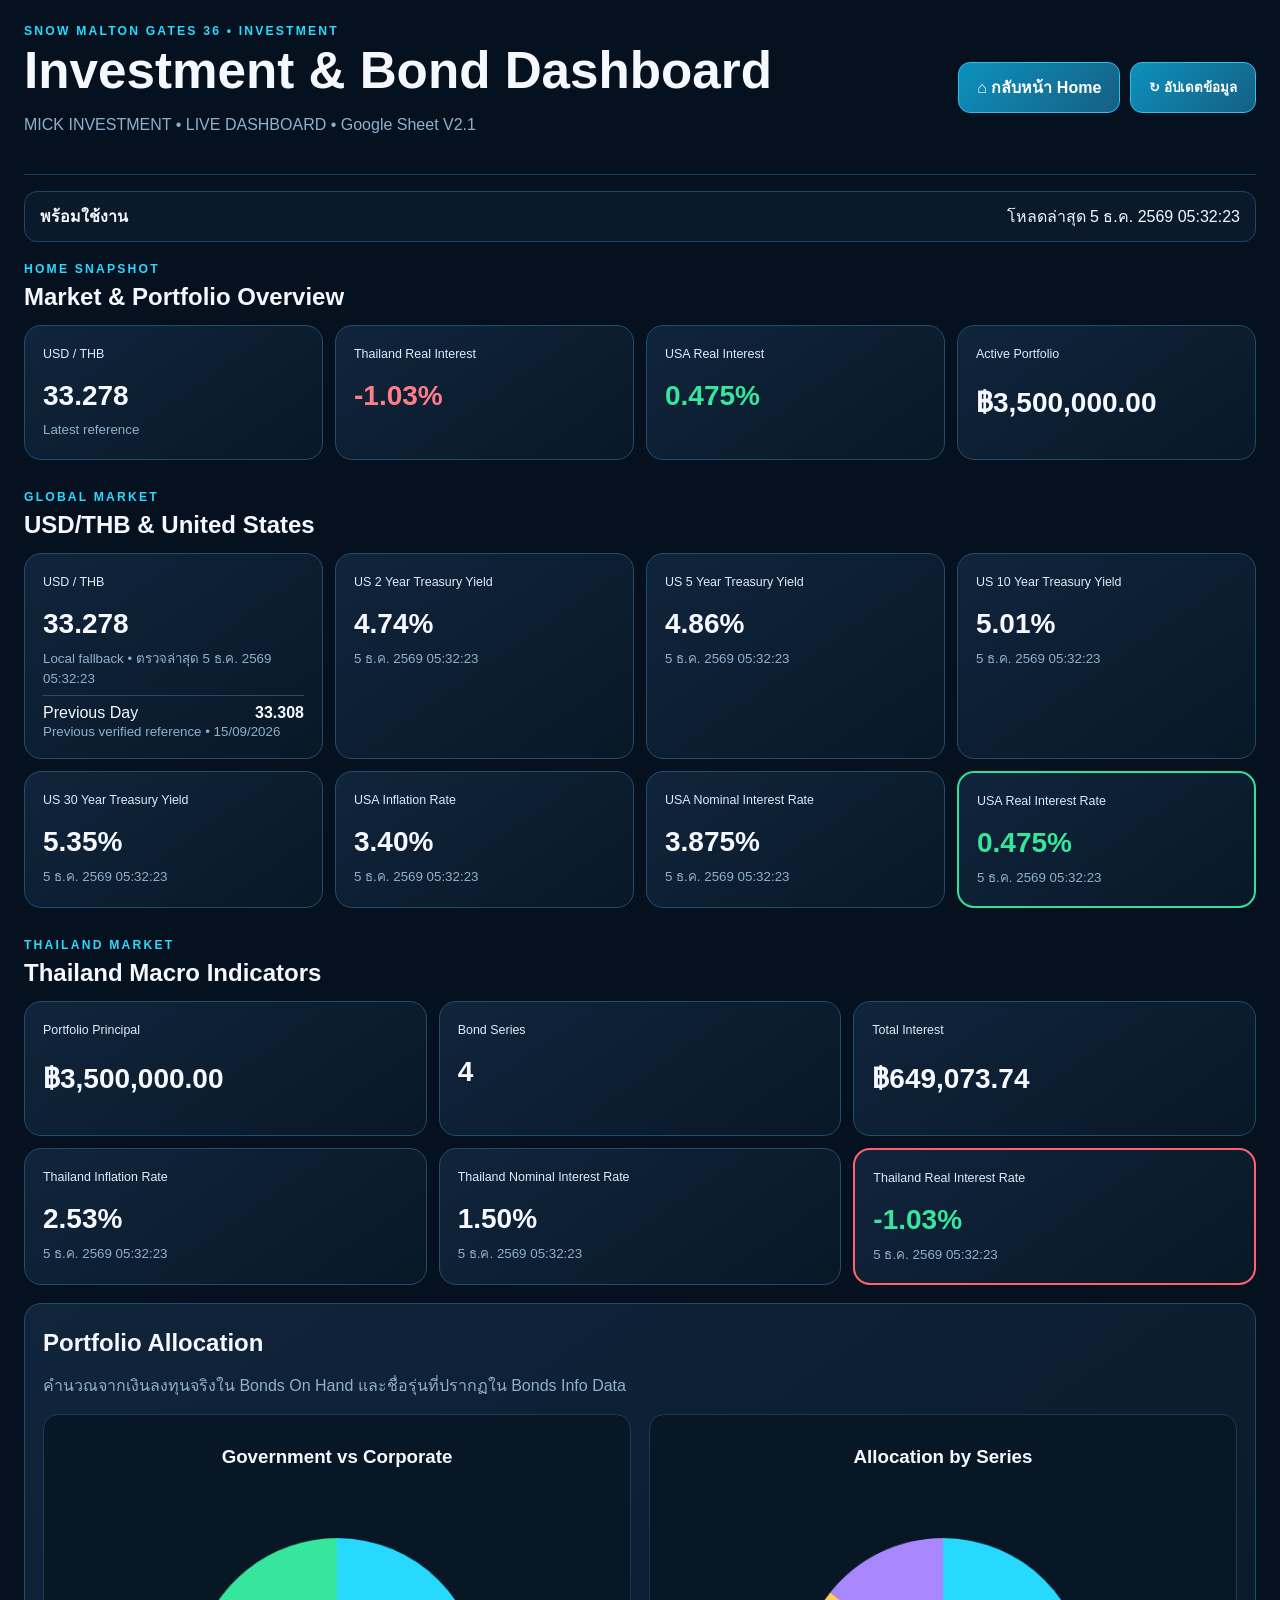
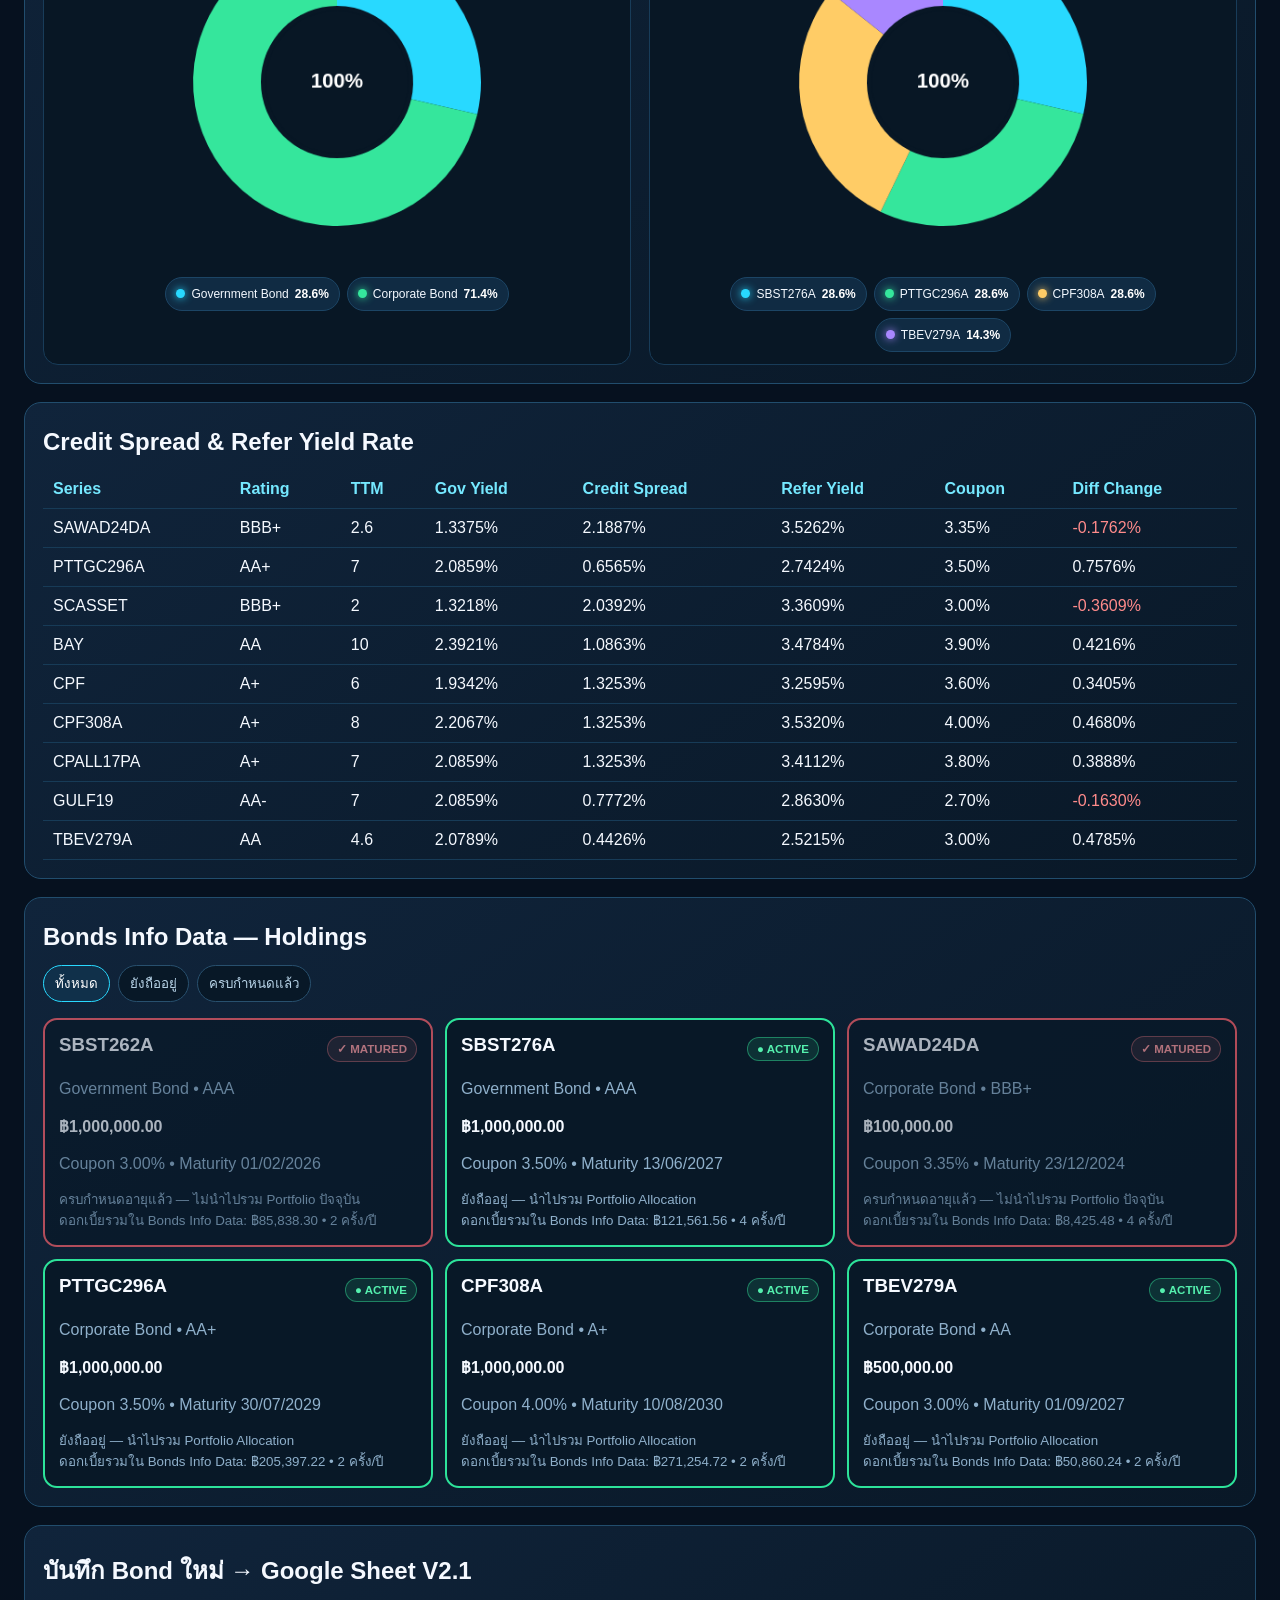
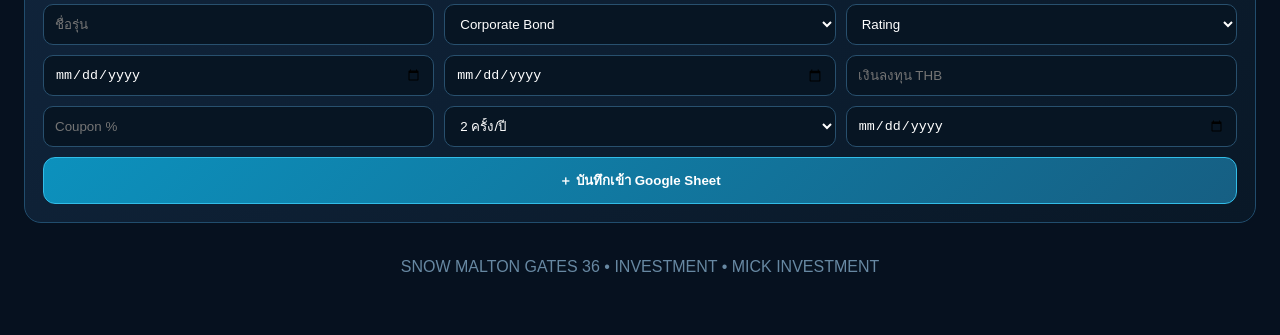
<file: mick-investment.html>
<!doctype html><html lang="th"><head><meta charset="utf-8"><meta name="viewport" content="width=device-width,initial-scale=1,viewport-fit=cover"><title>Investment & Bond Dashboard</title><link rel="stylesheet" href="mick-investment.css?v=24"></head><body><div id="investmentSplash" class="investment-splash"><div class="investment-splash-card"><div class="investment-orbit"><span class="coin">฿</span><span class="orbit-line"></span></div><div class="eyebrow">SNOW MALTON GATES 36 • INVESTMENT</div><h1>Mick Investment</h1><p>Preparing portfolio, yields & market data...</p><div class="investment-loader"><span></span></div></div></div><div class="app"><header><div><div class="eyebrow">SNOW MALTON GATES 36 • INVESTMENT</div><h1>Investment & Bond Dashboard</h1><p>MICK INVESTMENT • LIVE DASHBOARD • Google Sheet V2.1</p></div><div class="investment-head-actions"><a class="btn btn-home" href="index.html#home">⌂ กลับหน้า Home</a><button id="refresh" class="btn">↻ อัปเดตข้อมูล</button></div></header><div class="status"><b id="status">พร้อมใช้งาน</b><span id="checked">—</span></div><section class="investment-home-summary"><div class="eyebrow">HOME SNAPSHOT</div><h2>Market & Portfolio Overview</h2><div class="summary-grid"><article><label>USD / THB</label><strong id="summaryFx">—</strong><small>Latest reference</small></article><article><label>Thailand Real Interest</label><strong id="summaryThaiReal">-1.03%</strong></article><article><label>USA Real Interest</label><strong id="summaryUsReal">0.475%</strong></article><article><label>Active Portfolio</label><strong id="summaryPortfolio">—</strong></article></div></section><section><div class="eyebrow">GLOBAL MARKET</div><h2>USD/THB & United States</h2><div class="grid market"><article><label>USD / THB</label><strong id="fx">—</strong><small id="fxTime">—</small><hr><div class="row"><span>Previous Day</span><b id="fxPrev">—</b></div><small id="fxPrevTime">—</small></article><article><label>US 2 Year Treasury Yield</label><strong>4.74%</strong><small class="now"></small></article><article><label>US 5 Year Treasury Yield</label><strong>4.86%</strong><small class="now"></small></article><article><label>US 10 Year Treasury Yield</label><strong>5.01%</strong><small class="now"></small></article><article><label>US 30 Year Treasury Yield</label><strong>5.35%</strong><small class="now"></small></article><article><label>USA Inflation Rate</label><strong>3.40%</strong><small class="now"></small></article><article><label>USA Nominal Interest Rate</label><strong>3.875%</strong><small class="now"></small></article><article id="usaRealCard" class="real"><label>USA Real Interest Rate</label><strong>0.475%</strong><small class="now"></small></article></div></section><section><div class="eyebrow">THAILAND MARKET</div><h2>Thailand Macro Indicators</h2><div class="grid th"><article><label>Portfolio Principal</label><strong id="principal">—</strong></article><article><label>Bond Series</label><strong id="count">—</strong></article><article><label>Total Interest</label><strong id="interest">—</strong></article><article><label>Thailand Inflation Rate</label><strong>2.53%</strong><small class="now"></small></article><article><label>Thailand Nominal Interest Rate</label><strong>1.50%</strong><small class="now"></small></article><article id="thaiRealCard" class="real"><label>Thailand Real Interest Rate</label><strong>-1.03%</strong><small class="now"></small></article></div></section><section class="panel"><h2>Portfolio Allocation</h2><p>คำนวณจากเงินลงทุนจริงใน Bonds On Hand และชื่อรุ่นที่ปรากฏใน Bonds Info Data</p><div class="charts"><div><h3>Government vs Corporate</h3><canvas id="typeChart" width="420" height="420"></canvas><div id="typeLegend" class="legend"></div></div><div><h3>Allocation by Series</h3><canvas id="seriesChart" width="420" height="420"></canvas><div id="seriesLegend" class="legend"></div></div></div></section><section class="panel"><h2>Credit Spread & Refer Yield Rate</h2><div class="table"><table><thead><tr><th>Series</th><th>Rating</th><th>TTM</th><th>Gov Yield</th><th>Credit Spread</th><th>Refer Yield</th><th>Coupon</th><th>Diff Change</th></tr></thead><tbody id="spread"></tbody></table></div></section><section class="panel"><h2>Bonds Info Data — Holdings</h2><div class="filterbar"><button class="chip active" data-filter="all">ทั้งหมด</button><button class="chip" data-filter="active">ยังถืออยู่</button><button class="chip" data-filter="matured">ครบกำหนดแล้ว</button></div><div id="cards" class="cards"></div></section><section class="panel"><h2>บันทึก Bond ใหม่ → Google Sheet V2.1</h2><form id="form" class="form"><input id="series" placeholder="ชื่อรุ่น" required><select id="type"><option>Corporate Bond</option><option>Government Bond</option></select><select id="rating" required><option value="">Rating</option><option>AAA</option><option>AA+</option><option>AA</option><option>AA-</option><option>A+</option><option>A</option><option>A-</option><option>BBB+</option><option>BBB</option><option>BBB-</option></select><input id="purchase" type="date" required><input id="maturity" type="date" required><input id="amount" type="number" required placeholder="เงินลงทุน THB"><input id="coupon" type="number" step=".0001" required placeholder="Coupon %"><select id="freq"><option value="4">4 ครั้ง/ปี</option><option value="2" selected>2 ครั้ง/ปี</option><option value="1">1 ครั้ง/ปี</option></select><input id="first" type="date" required><button class="btn" type="submit">＋ บันทึกเข้า Google Sheet</button></form></section><footer>SNOW MALTON GATES 36 • INVESTMENT • MICK INVESTMENT</footer></div><div id="bondModal" class="modal" hidden><div class="modal-card"><button id="closeModal" class="modal-close" type="button">×</button><h2 id="modalSeries">—</h2><p id="modalInfo">—</p><form id="positionForm" class="position-form"><input id="modalBondId" type="hidden"><label>สถานะรายการ<select id="positionAction"><option value="ACTIVE">ยังถืออยู่ (ACTIVE)</option><option value="EARLY_REDEEMED">ไถ่ถอนก่อนกำหนด</option><option value="MATURED_REDEEMED">ครบกำหนดไถ่ถอน</option><option value="SECONDARY_SOLD">ขายตลาดรอง</option></select></label><label>วันที่มีผล<div class="date-control"><input id="positionDateText" type="text" maxlength="10" required placeholder="วว/ดด/ปปปป"><button id="openPositionCalendar" class="calendar-button" type="button">📅</button><input id="positionDate" type="date" class="native-date-picker"></div></label><label>มูลค่าที่ได้รับ<input id="exitAmount" type="number" min="0" step="0.01"></label><label class="wide">หมายเหตุ<textarea id="positionNote"></textarea></label><div id="maturityHint" class="hint wide"></div><button class="btn wide" type="submit">Confirm / Update</button></form></div></div><script src="mick-investment.js?v=24"></script><script src="mick-investment-pie-interaction.js?v=24"></script></body></html>
</file>
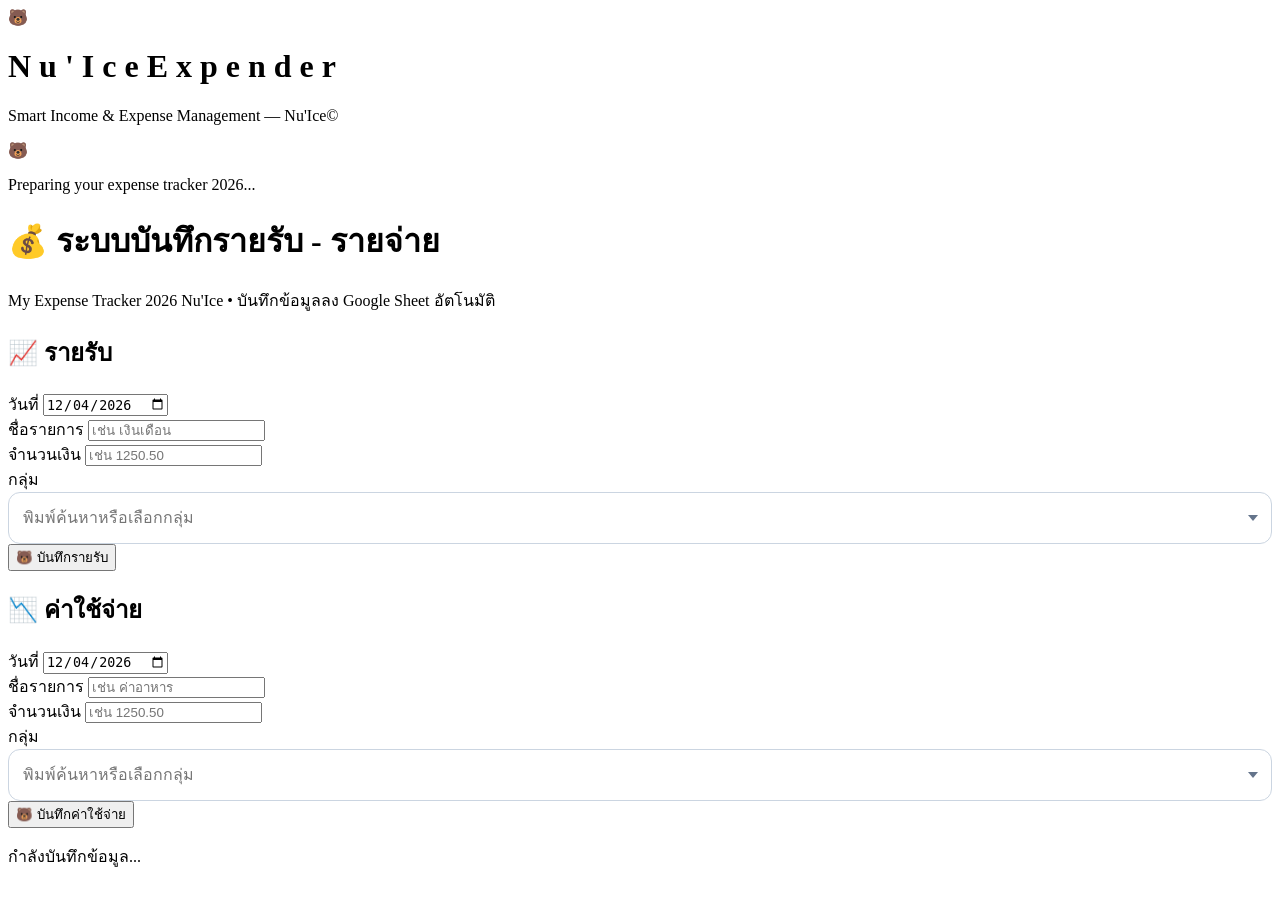
<file: nuice-expense.html>
<!DOCTYPE html>
<html lang="th">
<head>
    <meta charset="UTF-8">
    <meta name="viewport" content="width=device-width, initial-scale=1.0, viewport-fit=cover">

    <title>My Expense Tracker 2026 Nu'Ice</title>

    <!-- ใช้ CSS ตัวเดียวกับ My Expense Tracker 2026-Mick โดยตรง -->
    <link rel="stylesheet" href="https://umick.vercel.app/style.css">

    <link
      href="https://fonts.googleapis.com/css2?family=Kanit:wght@300;400;500;600;700&family=Orbitron:wght@500;600;700;800&family=Space+Grotesk:wght@300;400;500;600;700&display=swap"
      rel="stylesheet">
</head>

<body>

<!-- ===================================
SPLASH SCREEN — โครงเดียวกับ Mick
=================================== -->

<div id="splashScreen">

    <div class="splash-content">

        <div class="splash-icon">
            🐻
        </div>

        <h1 class="splash-title">
            <span>N</span>
            <span>u</span>
            <span>'</span>
            <span>I</span>
            <span>c</span>
            <span>e</span>
            <span class="space"></span>
            <span>E</span>
            <span>x</span>
            <span>p</span>
            <span>e</span>
            <span>n</span>
            <span>d</span>
            <span>e</span>
            <span>r</span>
        </h1>

        <p class="splash-subtitle">
            Smart Income &amp; Expense Management ― Nu'Ice©
        </p>

        <div class="loading-bar">

            <div class="loading-progress"></div>

            <div class="walking-bear">
                🐻
            </div>

        </div>

        <p class="loading-text">
            Preparing your expense tracker 2026...
        </p>

    </div>

</div>

<div class="container">

    <header>

        <h1>💰 ระบบบันทึกรายรับ - รายจ่าย</h1>

        <p>
            My Expense Tracker 2026 Nu'Ice • บันทึกข้อมูลลง Google Sheet อัตโนมัติ
        </p>

    </header>

    <section class="card income-card">

        <h2>📈 รายรับ</h2>

        <div class="form-grid">

            <div class="form-group">

                <label>วันที่</label>

                <input
                    type="date"
                    id="incomeDate"
                    placeholder="dd/mm/yyyy"
                    maxlength="10"
                    inputmode="numeric"
                    autocomplete="off">

            </div>

            <div class="form-group">

                <label>ชื่อรายการ</label>

                <input
                    type="text"
                    id="incomeItem"
                    placeholder="เช่น เงินเดือน"
                    autocomplete="off">

            </div>

            <div class="form-group">

                <label>จำนวนเงิน</label>

                <input
                    id="incomeAmount"
                    type="text"
                    inputmode="decimal"
                    pattern="[0-9๐-๙]*[.,]?[0-9๐-๙]*"
                    enterkeyhint="done"
                    placeholder="เช่น 1250.50"
                    autocomplete="off"
                    autocapitalize="off"
                    spellcheck="false">

            </div>

            <div class="form-group">

                <label>กลุ่ม</label>

                <select id="incomeGroup">

                    <option value="">เลือกกลุ่ม</option>
                    <option>เงินเดือนหลัก</option>
                    <option>Bonus</option>
                    <option>การลงทุน</option>

                </select>

            </div>

        </div>

        <div class="button-area">

            <button
                class="btn-income"
                id="saveIncome"
                type="button">

                <span class="button-text">
                    🐻 บันทึกรายรับ
                </span>

            </button>

        </div>

    </section>

    <section class="card expense-card">

        <h2>📉 ค่าใช้จ่าย</h2>

        <div class="form-grid">

            <div class="form-group">

                <label>วันที่</label>

                <input
                    type="date"
                    id="expenseDate"
                    placeholder="dd/mm/yyyy"
                    maxlength="10"
                    inputmode="numeric"
                    autocomplete="off">

            </div>

            <div class="form-group">

                <label>ชื่อรายการ</label>

                <input
                    type="text"
                    id="expenseItem"
                    placeholder="เช่น ค่าอาหาร"
                    autocomplete="off">

            </div>

            <div class="form-group">

                <label>จำนวนเงิน</label>

                <input
                    id="expenseAmount"
                    type="text"
                    inputmode="decimal"
                    pattern="[0-9๐-๙]*[.,]?[0-9๐-๙]*"
                    enterkeyhint="done"
                    placeholder="เช่น 1250.50"
                    autocomplete="off"
                    autocapitalize="off"
                    spellcheck="false">

            </div>

            <div class="form-group">

                <label>กลุ่ม</label>

                <select id="expenseGroup">

                    <option value="">เลือกกลุ่ม</option>
                    <option>ค่าน้ำมัน</option>
                    <option>ค่าน้ำ-ไฟบ้าน</option>
                    <option>ค่าน้ำ-ไฟคอนโด</option>
                    <option>ค่าส่วนกลางบ้าน Malton</option>
                    <option>ค่าส่วนกลางคอนโด Noble Ploenchit</option>
                    <option>ค่าอาหาร</option>
                    <option>ค่าใช้จ่ายในครอบครัว</option>
                    <option>การลงทุน</option>
                    <option>ค่าโทรศัพท์</option>
                    <option>ค่าเดินทาง</option>
                    <option>เสื้อผ้า</option>
                    <option>ซื้อของให้ผู้อื่น</option>
                    <option>เครื่องสำอาง/ของใช้</option>
                    <option>ค่าน้ำ/กาแฟ</option>
                    <option>ค่าขนม</option>
                    <option>อื่นๆ</option>
                    <option>ค่าหาหมอ</option>
                    <option>ค่า Subscriptions</option>
                    <option>ค่าซูเปอร์มาร์เก็ต</option>
                    <option>ค่าหนังสือ/Ebook</option>

                </select>

            </div>

        </div>

        <div class="button-area">

            <button
                class="btn-expense"
                id="saveExpense"
                type="button">

                <span class="button-text">
                    🐻 บันทึกค่าใช้จ่าย
                </span>

            </button>

        </div>

    </section>

    <div id="loading" class="loading">

        <div class="spinner"></div>

        <p>กำลังบันทึกข้อมูล...</p>

    </div>

    <div id="message" class="message"></div>

</div>

<script src="nuice-expense.js?v=16"></script>
<script src="searchable-groups-v22.js?v=22"></script>

</body>
</html>
</file>
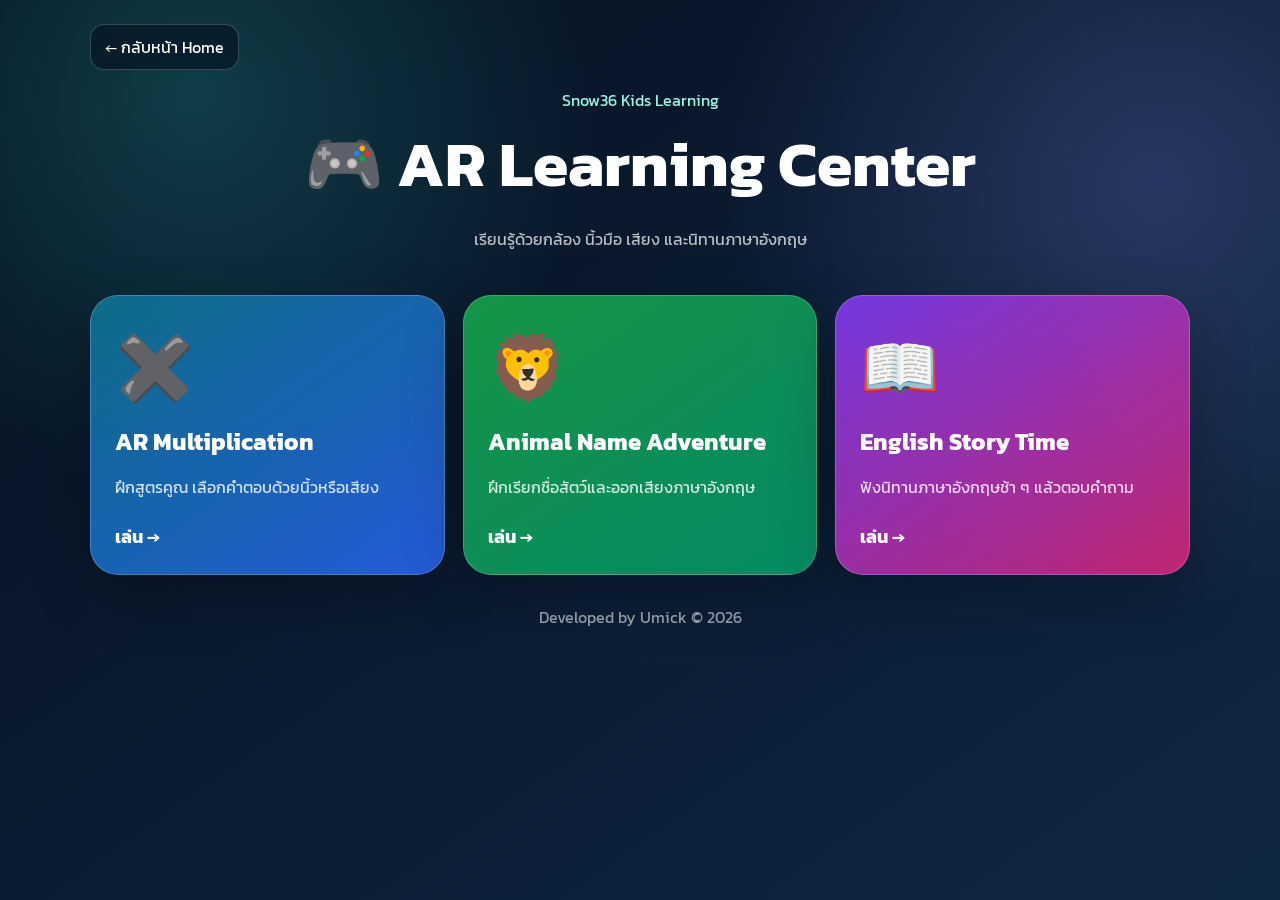
<file: images/games.html>
<!DOCTYPE html>
<html lang="th">
<head>
  <meta charset="UTF-8" />
  <meta name="viewport" content="width=device-width, initial-scale=1.0, viewport-fit=cover" />
  <meta name="theme-color" content="#07111f" />
  <title>Kids AR Learning Center</title>
  <link rel="stylesheet" href="games-center.css" />
  <link rel="preconnect" href="https://fonts.googleapis.com">
  <link href="https://fonts.googleapis.com/css2?family=Kanit:wght@300;400;500;600;700&display=swap" rel="stylesheet">
</head>
<body>
  <main class="center-shell">
    <header class="center-header">
      <a href="index.html" class="home-link">← กลับหน้า Home</a>
      <div>
        <p class="eyebrow">Snow36 Kids Learning</p>
        <h1>🎮 AR Learning Center</h1>
        <p>เรียนรู้ด้วยกล้อง นิ้วมือ เสียง และนิทานภาษาอังกฤษ</p>
      </div>
    </header>

    <section class="game-grid">
      <a class="game-card math-card" href="multiplication-game.html">
        <span class="game-icon">✖️</span>
        <div>
          <h2>AR Multiplication</h2>
          <p>ฝึกสูตรคูณ เลือกคำตอบด้วยนิ้วหรือเสียง</p>
        </div>
        <span class="play">เล่น →</span>
      </a>

      <a class="game-card animal-card" href="animal-game.html?v=13">
        <span class="game-icon">🦁</span>
        <div>
          <h2>Animal Name Adventure</h2>
          <p>ฝึกเรียกชื่อสัตว์และออกเสียงภาษาอังกฤษ</p>
        </div>
        <span class="play">เล่น →</span>
      </a>

      <a class="game-card story-card" href="story-game.html">
        <span class="game-icon">📖</span>
        <div>
          <h2>English Story Time</h2>
          <p>ฟังนิทานภาษาอังกฤษช้า ๆ แล้วตอบคำถาม</p>
        </div>
        <span class="play">เล่น →</span>
      </a>
    </section>

    <footer>Developed by Umick © 2026</footer>
  </main>
</body>
</html>
</file>
<file: home.css>
/* ===========================================================
   FAMILY HOME DASHBOARD
   Version 1.0
   Developed by Umick ©
=========================================================== */

/* ===========================================================
   DROPDOWN / SUBMENU
=========================================================== */

.dropdown {
    position: relative;
}

/* ปุ่มหัวข้อข้อมูลไฟล์บ้าน */
.dropdown > a {
    position: relative;
    display: flex;
    align-items: center;
    justify-content: center;
    gap: 9px;
}

.dropdown > a .fa-chevron-down {
    margin-left: 2px;
    font-size: 13px;
    transition: transform 0.3s ease;
}

.dropdown.dropdown-open > a,
.dropdown > a[aria-expanded="true"] {
    color: #ffffff;
    background: rgba(56, 189, 248, 0.2);
}

.dropdown.dropdown-open > a .fa-chevron-down,
.dropdown > a[aria-expanded="true"] .fa-chevron-down {
    transform: rotate(180deg);
}

/* กล่อง Submenu */
#mainMenu .submenu {
    position: absolute;
    top: calc(100% + 12px);
    left: 50%;

    width: 285px;
    min-width: 285px;

    display: none;
    flex-direction: column;
    gap: 6px;

    margin: 0;
    padding: 12px;

    list-style: none;

    border: 1px solid rgba(255, 255, 255, 0.15);
    border-radius: 18px;

    background: rgba(15, 35, 68, 0.97);
    backdrop-filter: blur(18px);
    -webkit-backdrop-filter: blur(18px);

    box-shadow:
        0 18px 45px rgba(0, 0, 0, 0.38),
        inset 0 1px 0 rgba(255, 255, 255, 0.08);

    transform: translateX(-50%) translateY(-8px);
    opacity: 0;
    visibility: hidden;

    z-index: 9999;
}

/* ลูกศรเล็กด้านบน Submenu */
#mainMenu .submenu::before {
    content: "";

    position: absolute;
    top: -7px;
    left: 50%;

    width: 14px;
    height: 14px;

    background: rgba(15, 35, 68, 0.97);
    border-top: 1px solid rgba(255, 255, 255, 0.15);
    border-left: 1px solid rgba(255, 255, 255, 0.15);

    transform: translateX(-50%) rotate(45deg);
}

/* ตอนเปิด Submenu */
#mainMenu .submenu.show {
    display: flex;
    opacity: 1;
    visibility: visible;

    transform: translateX(-50%) translateY(0);

    animation: submenuOpen 0.28s ease both;
}

@keyframes submenuOpen {
    from {
        opacity: 0;
        transform: translateX(-50%) translateY(-12px) scale(0.97);
    }

    to {
        opacity: 1;
        transform: translateX(-50%) translateY(0) scale(1);
    }
}

/* รายการแต่ละหัวข้อ */
#mainMenu .submenu li {
    width: 100%;
    list-style: none;
}

/* ลิงก์แต่ละหัวข้อ */
#mainMenu .submenu li a {
    width: 100%;

    display: flex;
    align-items: center;
    justify-content: flex-start;
    gap: 12px;

    padding: 14px 16px;

    color: #f8fafc;
    font-size: 15px;
    font-weight: 500;
    line-height: 1.4;

    border: 1px solid transparent;
    border-radius: 13px;

    background: transparent;

    transition:
        transform 0.25s ease,
        background 0.25s ease,
        border-color 0.25s ease;
}

/* Hover แต่ละหัวข้อ */
#mainMenu .submenu li a:hover {
    color: #ffffff;

    background:
        linear-gradient(
            135deg,
            rgba(37, 99, 235, 0.42),
            rgba(56, 189, 248, 0.24)
        );

    border-color: rgba(125, 211, 252, 0.35);

    transform: translateX(5px);
}

/* เส้นแบ่งเบา ๆ */
#mainMenu .submenu li:not(:last-child) {
    border-bottom: 1px solid rgba(255, 255, 255, 0.07);
}

/* ===========================================================
   MOBILE SUBMENU
=========================================================== */

@media (max-width: 991px) {

    #mainMenu .dropdown {
        width: 100%;
    }

    #mainMenu .dropdown > a {
        width: 100%;
        justify-content: flex-start;
    }

    #mainMenu .dropdown > a .fa-chevron-down {
        margin-left: auto;
    }

    #mainMenu .submenu {
        position: static;

        width: 100%;
        min-width: 0;

        margin-top: 10px;
        padding: 10px;

        background: rgba(255, 255, 255, 0.06);

        border-radius: 14px;
        box-shadow: none;

        transform: none;
    }

    #mainMenu .submenu::before {
        display: none;
    }

    #mainMenu .submenu.show {
        transform: none;

        animation: mobileSubmenuOpen 0.3s ease both;
    }

    @keyframes mobileSubmenuOpen {
        from {
            opacity: 0;
            transform: translateY(-8px);
        }

        to {
            opacity: 1;
            transform: translateY(0);
        }
    }

    #mainMenu .submenu li a {
        min-height: 50px;
        padding: 13px 14px;

        white-space: normal;
    }

    #mainMenu .submenu li a:hover {
        transform: none;
    }
}

/* ===========================================================
   LOCATION PAGE
=========================================================== */

#location {
    min-height: calc(100vh - 80px);
    padding: 70px 24px 90px;
}

.location-wrapper {
    width: min(1100px, 100%);
    margin: 0 auto;
}

.location-header {
    text-align: center;
    margin-bottom: 35px;
}

.location-icon {
    width: 72px;
    height: 72px;

    display: flex;
    align-items: center;
    justify-content: center;

    margin: 0 auto 18px;

    color: #ffffff;
    font-size: 30px;

    border: 1px solid rgba(255, 255, 255, 0.22);
    border-radius: 22px;

    background:
        linear-gradient(
            135deg,
            rgba(37, 99, 235, 0.92),
            rgba(56, 189, 248, 0.78)
        );

    box-shadow: 0 15px 35px rgba(37, 99, 235, 0.3);
}

.location-header h2 {
    color: #ffffff;
    font-size: clamp(30px, 5vw, 44px);
    margin-bottom: 8px;
}

.location-header p {
    color: #bfdbfe;
    font-size: 18px;
}

.map-card {
    overflow: hidden;

    border: 1px solid rgba(255, 255, 255, 0.18);
    border-radius: 28px;

    background: rgba(255, 255, 255, 0.09);
    backdrop-filter: blur(20px);
    -webkit-backdrop-filter: blur(20px);

    box-shadow: 0 25px 60px rgba(0, 0, 0, 0.3);
}

.map-frame {
    position: relative;
    width: 100%;
    height: 520px;
    overflow: hidden;
}

.map-frame iframe {
    display: block;

    width: 100%;
    height: 100%;

    border: 0;
}

.map-information {
    display: flex;
    align-items: center;
    justify-content: space-between;
    gap: 25px;

    padding: 25px 28px;
}

.map-detail {
    display: flex;
    align-items: center;
    gap: 16px;

    min-width: 0;
}

.map-detail-icon {
    width: 52px;
    height: 52px;
    flex: 0 0 52px;

    display: flex;
    align-items: center;
    justify-content: center;

    color: #7dd3fc;
    font-size: 22px;

    border-radius: 16px;
    background: rgba(56, 189, 248, 0.13);
}

.map-detail h3 {
    color: #ffffff;
    font-size: 20px;
    margin-bottom: 4px;
}

.map-detail p {
    color: #94a3b8;
    font-size: 15px;
}

.google-map-button {
    min-height: 54px;

    display: inline-flex;
    align-items: center;
    justify-content: center;
    gap: 10px;

    padding: 14px 24px;

    color: #ffffff;
    font-size: 16px;
    font-weight: 600;

    border: 0;
    border-radius: 50px;

    background:
        linear-gradient(
            90deg,
            #2563eb,
            #0ea5e9
        );

    box-shadow: 0 12px 28px rgba(37, 99, 235, 0.32);

    transition:
        transform 0.3s ease,
        box-shadow 0.3s ease;
}

.google-map-button:hover {
    transform: translateY(-4px);

    box-shadow: 0 18px 35px rgba(37, 99, 235, 0.42);
}

.google-map-button:active {
    transform: translateY(-1px);
}

/* ===========================================================
   MOBILE LOCATION PAGE
=========================================================== */

@media (max-width: 768px) {

    #location {
        padding: 45px 15px 70px;
    }

    .location-header {
        margin-bottom: 25px;
    }

    .location-icon {
        width: 62px;
        height: 62px;
        font-size: 26px;
        border-radius: 19px;
    }

    .location-header p {
        font-size: 16px;
    }

    .map-card {
        border-radius: 22px;
    }

    .map-frame {
        height: 390px;
    }

    .map-information {
        flex-direction: column;
        align-items: stretch;

        padding: 20px;
    }

    .map-detail {
        align-items: flex-start;
    }

    .map-detail h3 {
        font-size: 18px;
    }

    .map-detail p {
        font-size: 14px;
        overflow-wrap: anywhere;
    }

    .google-map-button {
        width: 100%;
        min-height: 56px;
        padding: 14px 18px;
    }
}

@media (max-width: 430px) {

    .map-frame {
        height: 330px;
    }

    .map-detail-icon {
        width: 46px;
        height: 46px;
        flex-basis: 46px;
    }
}

/* ===========================================================
   FAMILY BOARD PAGE
=========================================================== */

#family {
    min-height: calc(100vh - 80px);
    padding: 70px 20px 90px;
}

.family-wrapper {
    width: min(820px, 100%);
    margin: 0 auto;
}

.family-header {
    text-align: center;
    margin-bottom: 32px;
}

.family-header h2 {
    color: #ffffff;
    font-size: clamp(32px, 5vw, 46px);
    margin-bottom: 10px;
}

.family-header p {
    color: #bfdbfe;
    font-size: 18px;
}

/* กล่องโพสต์ */
.post-card {
    width: 100%;

    margin: 0 auto 35px;
    padding: 32px;

    border: 1px solid rgba(255, 255, 255, 0.18);
    border-radius: 28px;

    background: rgba(255, 255, 255, 0.09);

    backdrop-filter: blur(20px);
    -webkit-backdrop-filter: blur(20px);

    box-shadow: 0 22px 55px rgba(0, 0, 0, 0.3);
}

/* ผู้ใช้งาน */
.post-user {
    display: flex;
    align-items: center;
    justify-content: center;
    gap: 15px;

    margin-bottom: 25px;
    text-align: left;
}

.avatar {
    width: 64px;
    height: 64px;

    flex: 0 0 64px;

    object-fit: cover;

    border: 3px solid rgba(125, 211, 252, 0.8);
    border-radius: 50%;

    box-shadow: 0 8px 22px rgba(56, 189, 248, 0.25);
}

.post-user h3 {
    color: #ffffff;
    font-size: 20px;
    margin-bottom: 2px;
}

.post-user p {
    color: #94a3b8;
    font-size: 14px;
}

/* ช่องชื่อ */
.family-input {
    width: 100%;
    min-height: 56px;

    display: block;

    margin-bottom: 18px;
    padding: 14px 18px;

    color: #ffffff;
    font-size: 16px;

    outline: none;

    border: 1px solid rgba(255, 255, 255, 0.18);
    border-radius: 15px;

    background: rgba(8, 17, 31, 0.58);

    transition:
        border-color 0.25s ease,
        box-shadow 0.25s ease,
        background 0.25s ease;
}

/* ช่องข้อความ */
.family-text {
    width: 100%;
    min-height: 180px;

    display: block;
    resize: vertical;

    margin-bottom: 22px;
    padding: 17px 18px;

    color: #ffffff;
    font-family: "Kanit", sans-serif;
    font-size: 16px;
    line-height: 1.7;

    outline: none;

    border: 1px solid rgba(255, 255, 255, 0.18);
    border-radius: 17px;

    background: rgba(8, 17, 31, 0.58);

    transition:
        border-color 0.25s ease,
        box-shadow 0.25s ease,
        background 0.25s ease;
}

.family-input::placeholder,
.family-text::placeholder {
    color: #94a3b8;
}

.family-input:focus,
.family-text:focus {
    border-color: #38bdf8;

    background: rgba(8, 17, 31, 0.78);

    box-shadow:
        0 0 0 4px rgba(56, 189, 248, 0.13);
}

/* กลุ่มปุ่มอยู่ตรงกลาง */
.button-group {
    display: flex;
    align-items: center;
    justify-content: center;
    flex-wrap: wrap;

    gap: 14px;

    width: 100%;
}

/* ปุ่มโพสต์ */
.post-btn,
.cancel-btn {
    min-width: 180px;
    min-height: 54px;

    display: inline-flex;
    align-items: center;
    justify-content: center;
    gap: 9px;

    padding: 14px 25px;

    color: #ffffff;
    font-size: 16px;
    font-weight: 600;

    border-radius: 50px;

    transition:
        transform 0.3s ease,
        box-shadow 0.3s ease,
        background 0.3s ease;
}

.post-btn {
    border: 0;

    background:
        linear-gradient(
            90deg,
            #2563eb,
            #0ea5e9
        );

    box-shadow: 0 12px 28px rgba(37, 99, 235, 0.32);
}

.post-btn:hover {
    transform: translateY(-4px);

    box-shadow: 0 18px 34px rgba(37, 99, 235, 0.42);
}

.cancel-btn {
    border: 1px solid rgba(255, 255, 255, 0.2);

    background: rgba(255, 255, 255, 0.1);
}

.cancel-btn:hover {
    transform: translateY(-4px);
    background: rgba(255, 255, 255, 0.17);
}

/* รายการข้อความ */
.message-list {
    width: 100%;
    margin: 0 auto;
}

.message-card {
    width: 100%;

    margin: 0 auto 18px;
    padding: 24px;

    border: 1px solid rgba(255, 255, 255, 0.15);
    border-radius: 20px;

    background: rgba(255, 255, 255, 0.09);

    backdrop-filter: blur(16px);
    -webkit-backdrop-filter: blur(16px);

    box-shadow: 0 15px 35px rgba(0, 0, 0, 0.22);
}

.message-top {
    display: flex;
    align-items: flex-start;
    justify-content: space-between;
    gap: 15px;

    margin-bottom: 13px;
}

.message-top h3 {
    color: #ffffff;
    font-size: 19px;
}

.message-top span {
    color: #94a3b8;
    font-size: 13px;
    text-align: right;
}

.message-card p {
    color: #e2e8f0;

    margin-bottom: 16px;

    line-height: 1.75;
    white-space: pre-wrap;
    overflow-wrap: anywhere;
}

/* ปุ่มลบอยู่กึ่งกลาง */
.message-delete,
.message-card > button {
    min-width: 130px;

    display: flex;
    align-items: center;
    justify-content: center;

    margin: 0 auto;
    padding: 10px 18px;

    color: #ffffff;
    font-family: "Kanit", sans-serif;

    border: 0;
    border-radius: 50px;

    background: rgba(239, 68, 68, 0.86);

    transition:
        transform 0.25s ease,
        background 0.25s ease;
}

.message-delete:hover,
.message-card > button:hover {
    background: #ef4444;
    transform: translateY(-3px);
}

.message-empty {
    width: 100%;

    margin: 0 auto;
    padding: 38px 20px;

    text-align: center;
    color: #94a3b8;

    border: 1px dashed rgba(255, 255, 255, 0.22);
    border-radius: 20px;

    background: rgba(255, 255, 255, 0.04);
}

/* ===========================================================
   FAMILY BOARD MOBILE
=========================================================== */

@media (max-width: 768px) {

    #family {
        padding: 45px 15px 70px;
    }

    .family-header {
        margin-bottom: 25px;
    }

    .family-header p {
        font-size: 16px;
    }

    .post-card {
        padding: 23px 18px;
        border-radius: 22px;
    }

    .post-user {
        justify-content: flex-start;
    }

    .avatar {
        width: 56px;
        height: 56px;
        flex-basis: 56px;
    }

    .family-input {
        min-height: 54px;
        font-size: 16px;
    }

    .family-text {
        min-height: 160px;
        font-size: 16px;
    }

    .button-group {
        flex-direction: column;
    }

    .post-btn,
    .cancel-btn {
        width: 100%;
        min-width: 0;
        min-height: 56px;
    }

    .message-card {
        padding: 20px 17px;
    }
}

@media (max-width: 480px) {

    .message-top {
        flex-direction: column;
        gap: 5px;
    }

    .message-top span {
        text-align: left;
    }

    .post-user h3 {
        font-size: 18px;
    }
}

/* ===========================================================
   ROOT VARIABLES
=========================================================== */

:root{

    --primary:#2563eb;
    --primary-dark:#1d4ed8;

    --secondary:#0f172a;

    --accent:#38bdf8;

    --success:#10b981;

    --danger:#ef4444;

    --warning:#f59e0b;

    --white:#ffffff;

    --text:#e2e8f0;

    --gray:#94a3b8;

    --glass:rgba(255,255,255,.12);

    --glass-border:rgba(255,255,255,.25);

    --shadow:0 15px 40px rgba(0,0,0,.25);

    --radius:22px;

    --transition:.35s;

}


/* ===========================================================
RESET
=========================================================== */

*{

    margin:0;

    padding:0;

    box-sizing:border-box;

}


html{

    scroll-behavior:smooth;

}


body{

    font-family:'Kanit',sans-serif;

    background:#08111f;

    color:var(--text);

    overflow-x:hidden;

    min-height:100vh;

}


/* ===========================================================
BACKGROUND
=========================================================== */

body::before{

    content:"";

    position:fixed;

    inset:0;

    background:

    linear-gradient(

    135deg,

    #0f172a,

    #11294d,

    #1d4ed8

    );

    z-index:-3;

}


body::after{

    content:"";

    position:fixed;

    inset:0;

    background:

    radial-gradient(circle at top right,

    rgba(255,255,255,.08),

    transparent 45%);

    z-index:-2;

}


/* ===========================================================
LINK
=========================================================== */

a{

    color:inherit;

    text-decoration:none;

}


button{

    font-family:'Kanit',sans-serif;

    cursor:pointer;

}


/* ===========================================================
APP
=========================================================== */

#app{

    width:100%;

    min-height:100vh;

    opacity:0;

    visibility:hidden;

    transition:.6s;

}

#app.show{

    opacity:1;

    visibility:visible;

}


/* ===========================================================
MAIN
=========================================================== */

main{

    width:100%;

    padding-top:90px;

}


/* ===========================================================
SPLASH SCREEN
=========================================================== */

#splashScreen{

    position:fixed;

    inset:0;

    background:

    linear-gradient(

    135deg,

    #0f172a,

    #1e3a8a

    );

    display:flex;

    justify-content:center;

    align-items:center;

    flex-direction:column;

    z-index:99999;

}


.splash-container{

    text-align:center;

}


.loading-bear{

    width:180px;

    animation:

    bearFloat 2s ease-in-out infinite;

}


.loading-title{

    color:white;

    font-size:42px;

    margin-top:20px;

    font-weight:700;

}


.loading-text{

    color:#ffffff;

    margin-top:15px;

    font-size:18px;

}


.loading-bar{

    width:320px;

    height:16px;

    margin:40px auto;

    border-radius:50px;

    overflow:hidden;

    background:

    rgba(255,255,255,.15);

}


.loading-progress{

    width:0%;

    height:100%;

    border-radius:50px;

    background:

    linear-gradient(

    90deg,

    #38bdf8,

    #60a5fa,

    #ffffff

    );

}


/* ===========================================================
HEADER
=========================================================== */

.top-header{

    position:fixed;

    top:0;

    left:0;

    width:100%;

    height:80px;

    display:flex;

    justify-content:space-between;

    align-items:center;

    padding:0 30px;

    backdrop-filter:blur(18px);

    background:

    rgba(8,17,31,.55);

    border-bottom:

    1px solid rgba(255,255,255,.12);

    z-index:999;

}


.logo{

    color:white;

    font-size:28px;

    font-weight:700;

}


/* ===========================================================
NAVIGATION
=========================================================== */

#mainMenu ul{

    display:flex;

    gap:18px;

    list-style:none;

}


#mainMenu a{

    display:flex;

    align-items:center;

    gap:8px;

    color:white;

    padding:12px 20px;

    border-radius:50px;

    transition:var(--transition);

}


#mainMenu a:hover{

    background:

    rgba(255,255,255,.15);

}


/* ===========================================================
HAMBURGER
=========================================================== */

.hamburger{

    display:none;

    width:48px;

    height:48px;

    border:none;

    border-radius:12px;

    color:white;

    background:

    rgba(255,255,255,.15);

}


/* ===========================================================
SNOW
=========================================================== */

#snowContainer{

    position:fixed;

    inset:0;

    pointer-events:none;

    overflow:hidden;

    z-index:-1;

}

/* ===================================
   Expense
=================================== */

.expense-box{

    max-width:700px;

    margin:70px auto;

    padding:50px;

    border-radius:30px;

    text-align:center;

    background:rgba(255,255,255,.08);

    backdrop-filter:blur(20px);

    border:1px solid rgba(255,255,255,.15);

}

.expense-bear{

    width:220px;

    max-width:70%;

    display:block;

    margin:auto;

}

.expense-box h2{

    margin-top:30px;

    color:#fff;

    font-size:36px;

}

.expense-box p{

    margin:20px 0 35px;

    color:#d6e4ff;

    font-size:20px;

}

#openExpense{

    padding:18px 45px;

    border:none;

    border-radius:50px;

    font-size:20px;

    color:white;

    background:linear-gradient(90deg,#2563eb,#38bdf8);

    cursor:pointer;

    transition:.3s;

}

#openExpense:hover{

    transform:translateY(-4px);

}

/* ===========================================================
HERO
=========================================================== */

.page{

    display:none;

}

.page.active{

    display:block;

}

.hidden-page{

    display:none;

}


.hero-overlay {

    min-height: 100vh;

    display: flex;

    justify-content: center;

    align-items: center;

    background:

        linear-gradient(
            rgba(10, 20, 40, 0.55),
            rgba(0, 0, 0, 0.6)
        ),
        url("images/home.jpg");

    background-size: cover;

    background-position: center;

    background-repeat: no-repeat;

}


.hero-card{

    width:min(700px,95%);

    padding:60px;

    border-radius:32px;

    backdrop-filter:blur(20px);

    background:var(--glass);

    border:1px solid var(--glass-border);

    box-shadow:var(--shadow);

    animation:fadeUp 1s ease;

}


.hero-card h1{

    color:white;

    font-size:56px;

    margin-bottom:20px;

}


.hero-card h2{

    color:#38bdf8;

    margin-bottom:15px;

}


.hero-card p{

    font-size:20px;

    color:#dbeafe;

    margin-bottom:40px;

}


.hero-buttons{

    display:flex;

    justify-content:center;

    gap:20px;

    flex-wrap:wrap;

}


.primary-btn{

    background:

    linear-gradient(

    90deg,

    #2563eb,

    #38bdf8

    );

    color:white;

    border:none;

    padding:18px 36px;

    border-radius:50px;

    font-size:18px;

    transition:.3s;

}


.primary-btn:hover{

    transform:translateY(-6px);

}


.secondary-btn{

    background:white;

    color:#2563eb;

    border:none;

    padding:18px 36px;

    border-radius:50px;

    font-size:18px;

    transition:.3s;

}


.secondary-btn:hover{

    transform:translateY(-6px);

}


/* ===========================================================
QUICK MENU
=========================================================== */

.quick-menu{

    max-width:1400px;

    margin:auto;

    display:grid;

    grid-template-columns:

    repeat(auto-fit,minmax(250px,1fr));

    gap:30px;

    padding:80px 40px;

}


.menu-card{

    padding:45px;

    border-radius:25px;

    backdrop-filter:blur(18px);

    background:var(--glass);

    border:1px solid var(--glass-border);

    text-align:center;

    cursor:pointer;

    transition:.4s;

}


.menu-card:hover{

    transform:

    translateY(-12px)

    scale(1.03);

}


.menu-card i{

    font-size:55px;

    color:#38bdf8;

    margin-bottom:20px;

}


.menu-card h3{

    color:white;

    margin-bottom:15px;

}


.menu-card p{

    color:#cbd5e1;

}


/* ===========================================================
PAGE TITLE
=========================================================== */

.page-title{

    text-align:center;

    margin-top:120px;

    margin-bottom:60px;

}


.page-title h2{

    font-size:42px;

    color:white;

}


.page-title p{

    color:#94a3b8;

    margin-top:12px;

}

/* ===========================================================
ANIMATION
=========================================================== */

@keyframes fadeUp{

    from{

        opacity:0;

        transform:

        translateY(60px);

    }

    to{

        opacity:1;

        transform:

        translateY(0);

    }

}


@keyframes bearFloat{

    0%,100%{

        transform:translateY(0);

    }

    50%{

        transform:translateY(-18px);

    }

}

/* ===================================================
   MOBILE
===================================================*/

@media (max-width:991px){

    .hamburger{

        display:flex;

        justify-content:center;

        align-items:center;

    }

    #mainMenu{

        position:fixed;

        top:80px;

        right:-100%;

        width:300px;

        height:calc(100vh - 80px);

        background:#0f172a;

        transition:.35s;

        padding:30px;

        overflow:auto;

    }

    #mainMenu.active{

        right:0;

    }

    #mainMenu ul{

        flex-direction:column;

        gap:15px;

    }

}

@media(max-width:991px){

#mainMenu{

position:fixed;

top:75px;

right:-100%;

width:280px;

height:100vh;

background:#0f172a;

transition:.35s;

padding:30px;

overflow:auto;

}

#mainMenu.active{

right:0;

}

#mainMenu ul{

flex-direction:column;

gap:15px;

}

.hamburger{

display:flex;

}

}

@media(max-width:991px){

    .submenu{

        position:static;

        width:100%;

        margin-top:10px;

        box-shadow:none;

        background:rgba(255,255,255,.08);

    }

}

@media(max-width:768px){

    .expense-box{

        margin:30px 15px;

        padding:30px 20px;

    }

    .expense-bear{

        width:150px;

    }

    .expense-box h2{

        font-size:28px;

    }

    .expense-box p{

        font-size:17px;

    }

}

/* ===========================================================
   HOUSE FILES PAGE
=========================================================== */

#files {
    min-height: calc(100vh - 80px);
    padding: 70px 24px 90px;
}

#files .page-title {
    margin-top: 20px;
    margin-bottom: 45px;
    text-align: center;
}

.file-grid {
    width: min(1200px, 100%);
    margin: 0 auto;

    display: grid;
    grid-template-columns: repeat(3, minmax(0, 1fr));
    gap: 28px;

    align-items: stretch;
}

.file-card {
    min-height: 330px;

    display: flex;
    flex-direction: column;
    align-items: center;
    justify-content: flex-start;

    padding: 34px 26px;

    text-align: center;

    border: 1px solid rgba(255, 255, 255, 0.16);
    border-radius: 26px;

    background: rgba(255, 255, 255, 0.09);

    backdrop-filter: blur(18px);
    -webkit-backdrop-filter: blur(18px);

    box-shadow: 0 18px 45px rgba(0, 0, 0, 0.25);

    transition:
        transform 0.3s ease,
        border-color 0.3s ease,
        box-shadow 0.3s ease;
}

.file-card:hover {
    transform: translateY(-8px);

    border-color: rgba(125, 211, 252, 0.45);

    box-shadow:
        0 24px 50px rgba(0, 0, 0, 0.32),
        0 0 25px rgba(56, 189, 248, 0.13);
}

.file-icon {
    width: 78px;
    height: 78px;

    display: flex;
    align-items: center;
    justify-content: center;

    margin-bottom: 22px;

    font-size: 38px;

    border-radius: 22px;

    background:
        linear-gradient(
            135deg,
            rgba(37, 99, 235, 0.9),
            rgba(56, 189, 248, 0.75)
        );

    box-shadow: 0 13px 30px rgba(37, 99, 235, 0.26);
}

.file-card h3 {
    color: #ffffff;
    font-size: 22px;
    margin-bottom: 10px;
}

.file-card p {
    color: #b8c6da;
    font-size: 16px;
    line-height: 1.6;
    margin-bottom: 26px;
}

/* ดันปุ่มลงล่างให้ทุกการ์ดอยู่ระดับเดียวกัน */
.open-file {
    min-width: 150px;
    min-height: 50px;

    display: inline-flex;
    align-items: center;
    justify-content: center;

    margin-top: auto;
    padding: 12px 26px;

    color: #ffffff;
    font-size: 16px;
    font-weight: 600;

    border: 0;
    border-radius: 50px;

    background:
        linear-gradient(
            90deg,
            #2563eb,
            #0ea5e9
        );

    box-shadow: 0 10px 26px rgba(37, 99, 235, 0.3);

    transition:
        transform 0.25s ease,
        box-shadow 0.25s ease;
}

.open-file:hover {
    transform: translateY(-3px);

    box-shadow: 0 15px 32px rgba(37, 99, 235, 0.42);
}

.open-file:active {
    transform: translateY(0);
}

/* ===========================================================
   HOUSE FILES RESPONSIVE
=========================================================== */

@media (max-width: 991px) {

    #files {
        padding: 50px 20px 75px;
    }

    .file-grid {
        grid-template-columns: repeat(2, minmax(0, 1fr));
        gap: 22px;
    }
}

@media (max-width: 640px) {

    #files {
        padding: 42px 15px 65px;
    }

    #files .page-title {
        margin-bottom: 30px;
    }

    .file-grid {
        grid-template-columns: 1fr;
        gap: 18px;
    }

    .file-card {
        min-height: 0;
        padding: 28px 20px;
        border-radius: 22px;
    }

    .file-icon {
        width: 68px;
        height: 68px;
        font-size: 32px;
    }

    .file-card h3 {
        font-size: 20px;
    }

    .open-file {
        width: 100%;
        min-height: 54px;
    }
}

/* ===========================================================
   FAMILY BOARD COMMENTS
=========================================================== */

.comment-section {
    width: 100%;

    margin-top: 22px;
    padding-top: 20px;

    border-top:
        1px solid rgba(255, 255, 255, 0.12);
}

.comment-title {
    margin-bottom: 15px;

    color: #ffffff;
    font-size: 16px;
    font-weight: 600;
}

.comment-list {
    display: flex;
    flex-direction: column;
    gap: 12px;

    margin-bottom: 17px;
}

.comment-empty {
    padding: 12px;

    color: #94a3b8;
    text-align: center;
    font-size: 14px;

    border-radius: 12px;
    background:
        rgba(255, 255, 255, 0.04);
}

.comment-item {
    position: relative;

    padding: 14px 15px;

    border:
        1px solid rgba(255, 255, 255, 0.11);
    border-radius: 15px;

    background:
        rgba(8, 17, 31, 0.38);
}

.comment-header {
    display: flex;
    align-items: center;
    justify-content: space-between;
    gap: 12px;

    margin-bottom: 7px;
}

.comment-header strong {
    color: #7dd3fc;
    font-size: 15px;
}

.comment-header span {
    color: #94a3b8;
    font-size: 12px;
}

.comment-item p {
    margin: 0 0 10px;

    color: #e2e8f0;
    font-size: 14px;
    line-height: 1.65;

    white-space: pre-wrap;
    overflow-wrap: anywhere;
}

.comment-delete {
    display: block;

    margin-left: auto;
    padding: 6px 13px;

    color: #fecaca;
    font-size: 12px;

    border:
        1px solid rgba(239, 68, 68, 0.35);
    border-radius: 50px;

    background:
        rgba(239, 68, 68, 0.12);

    transition: 0.25s ease;
}

.comment-delete:hover {
    color: #ffffff;

    background:
        rgba(239, 68, 68, 0.85);
}

.comment-form {
    display: grid;
    grid-template-columns:
        minmax(150px, 0.35fr)
        minmax(220px, 1fr)
        auto;

    gap: 10px;
    align-items: stretch;
}

.comment-name,
.comment-input {
    width: 100%;

    padding: 12px 14px;

    color: #ffffff;
    font-family: "Kanit", sans-serif;
    font-size: 14px;

    outline: none;

    border:
        1px solid rgba(255, 255, 255, 0.16);
    border-radius: 13px;

    background:
        rgba(8, 17, 31, 0.55);
}

.comment-input {
    min-height: 48px;
    resize: vertical;
}

.comment-name:focus,
.comment-input:focus {
    border-color: #38bdf8;

    box-shadow:
        0 0 0 3px
        rgba(56, 189, 248, 0.12);
}

.comment-submit {
    min-width: 135px;

    padding: 11px 18px;

    color: #ffffff;
    font-weight: 600;

    border: 0;
    border-radius: 50px;

    background:
        linear-gradient(
            90deg,
            #2563eb,
            #0ea5e9
        );

    transition: 0.25s ease;
}

.comment-submit:hover {
    transform: translateY(-2px);
}

/* ===========================================================
   MOBILE FAMILY BOARD COMMENTS
=========================================================== */

@media (max-width: 768px) {

    .comment-form {
        grid-template-columns: 1fr;
    }

    .comment-name,
    .comment-input,
    .comment-submit {
        width: 100%;
    }

    .comment-submit {
        min-height: 50px;
    }

    .comment-header {
        align-items: flex-start;
        flex-direction: column;
        gap: 3px;
    }
}

/* ===========================================================
   FOOTER
=========================================================== */

.main-footer {
    width: 100%;

    display: flex;
    align-items: center;
    justify-content: center;

    padding: 28px 20px;

    text-align: center;

    border-top: 1px solid rgba(255, 255, 255, 0.12);

    background: rgba(8, 17, 31, 0.55);

    backdrop-filter: blur(16px);
    -webkit-backdrop-filter: blur(16px);
}

.footer-container {
    width: min(700px, 100%);

    display: flex;
    flex-direction: column;
    align-items: center;
    justify-content: center;

    margin: 0 auto;

    text-align: center;
}

.footer-container h3 {
    margin: 0 0 8px;

    color: #ffffff;
    font-size: 21px;
    font-weight: 600;
}

.footer-container p {
    margin: 3px 0;

    color: #cbd5e1;
    font-size: 15px;
    line-height: 1.6;
}

.footer-container p:last-child {
    margin-top: 8px;

    color: #7dd3fc;
}

/* ===========================================================
   MOBILE FOOTER
=========================================================== */

@media (max-width: 768px) {

    .main-footer {
        padding: 24px 15px;
    }

    .footer-container h3 {
        font-size: 19px;
    }

    .footer-container p {
        font-size: 14px;
    }
}

/* ===========================================================
   HERO BACKGROUND — RECOMMENDED MOBILE VERSION
=========================================================== */

@media (max-width: 991px) {

    .hero-overlay {
        min-height: calc(100svh - 80px);

        background-attachment: scroll;
        background-repeat: no-repeat;

        /*
           เต็มพื้นที่และไม่ยืดภาพเสียสัดส่วน
        */
        background-size: cover;

        /*
           เลื่อนจุดสำคัญของภาพให้อยู่กลางมือถือ
           ปรับ 50% และ 35% ได้
        */
        background-position: 50% 35%;

        padding:
            125px
            16px
            55px;
    }
}

/* ==========================================
   FIX WELCOME HOME
========================================== */

@media (max-width: 768px) {

    .hero-card {
        width: min(100%, 425px);

        padding:
            52px
            22px
            42px;

        border-radius: 28px;
    }

    .hero-card h1 {
        font-size: clamp(46px, 14vw, 64px);
        line-height: 1.28;
        margin-bottom: 28px;
    }

    .hero-card h2 {
        font-size: clamp(23px, 7vw, 31px);
        line-height: 1.5;
        margin-bottom: 18px;
    }

    .hero-card p {
        font-size: 18px;
        line-height: 1.6;
        margin-bottom: 32px;
    }

    .hero-buttons {
        width: 100%;
        gap: 18px;
    }

    .primary-btn,
    .secondary-btn {
        width: min(100%, 250px);
        min-height: 62px;

        padding: 15px 22px;
        font-size: 18px;
    }
}

/* ==========================================
   FIX MOBILE WELCOME HOME
========================================== */

@media (max-width: 430px) {

    .hero-overlay {
        background-position: 52% center;
        padding:
            105px
            14px
            45px;
    }

    .hero-card {
        padding:
            45px
            18px
            36px;
    }

    .hero-card h1 {
        font-size: 48px;
    }

    .hero-card h2 {
        font-size: 25px;
    }
}

/* ==========================================
   HERO BACKGROUND MOBILE FIX
========================================== */

@media (max-width: 991px) {

    .hero-overlay {
        min-height: calc(100svh - 80px);

        background-position: center top;
        background-repeat: no-repeat;
        background-attachment: scroll;

        background-color: #0f172a;
    }
}

/* ===========================================================
   MOBILE HERO — FIX BACKGROUND COVER WHOLE CARD
=========================================================== */

@media (max-width: 991px) {

    #home {
        min-height: calc(100svh - 80px);
    }

    .hero-overlay {
        width: 100%;

        /*
           พื้นที่ Hero ต้องสูงอย่างน้อยเต็มหน้าจอ
           และขยายตามความสูงของกล่อง Welcome Home
        */
        min-height: calc(100svh - 80px);
        height: auto;

        display: flex;
        align-items: center;
        justify-content: center;

        padding:
            55px
            16px
            70px;

        /*
           ให้ภาพคลุมพื้นที่ Hero ทั้งหมด
           รวมถึงด้านหลังกล่อง Welcome Home
        */
        background-size: cover;
        background-repeat: no-repeat;
        background-attachment: scroll;

        /*
           ปรับจุดโฟกัสของภาพบนมือถือ
        */
        background-position: center center;
    }

    .hero-card {
        position: relative;

        width: min(100%, 430px);

        margin: 0 auto;

        padding:
            54px
            24px
            42px;

        border-radius: 28px;
    }
}

@media (max-width: 430px) {

    .hero-overlay {
        min-height: calc(100svh - 75px);

        padding:
            35px
            12px
            55px;

        /*
           เลื่อนภาพขึ้นเล็กน้อย
           เพื่อให้บริเวณห้องอยู่ด้านหลังการ์ดสวยขึ้น
        */
        background-position: 52% center;
    }

    .hero-card {
        width: 100%;

        padding:
            48px
            18px
            36px;
    }

    .hero-card h1 {
        font-size: clamp(43px, 13vw, 56px);
        line-height: 1.3;
        margin-bottom: 25px;
    }

    .hero-card h2 {
        font-size: clamp(22px, 6.4vw, 28px);
        line-height: 1.45;
    }

    .hero-card p {
        font-size: 16px;
        line-height: 1.6;
    }

    .primary-btn,
    .secondary-btn {
        width: min(100%, 230px);
        min-height: 56px;

        padding: 13px 18px;
        font-size: 16px;
    }
}

/* ===========================================================
   HERO CARD CENTER FIX
   Browser + Tablet + Mobile
=========================================================== */

#home {
    width: 100%;
}

.hero-overlay {
    width: 100%;

    display: flex;
    align-items: center;
    justify-content: center;

    text-align: center;
}

.hero-card {
    width: min(700px, calc(100% - 40px));

    margin-left: auto;
    margin-right: auto;

    display: flex;
    flex-direction: column;
    align-items: center;
    justify-content: center;

    text-align: center;
}

.hero-card h1,
.hero-card h2,
.hero-card p {
    width: 100%;

    margin-left: auto;
    margin-right: auto;

    text-align: center;
}

.hero-buttons {
    width: 100%;

    display: flex;
    justify-content: center;
    align-items: center;

    gap: 18px;
    flex-wrap: wrap;
}

.primary-btn,
.secondary-btn {
    display: inline-flex;
    align-items: center;
    justify-content: center;
}

/* ===========================================================
   HERO CENTER RESPONSIVE
=========================================================== */

@media (max-width: 991px) {

    .hero-overlay {
        min-height: calc(100svh - 80px);

        align-items: center;
        justify-content: center;

        padding: 40px 16px 55px;
    }

    .hero-card {
        width: min(100%, 430px);

        margin: 0 auto;

        padding: 48px 22px 40px;

        align-items: center;
        justify-content: center;

        text-align: center;
    }

    .hero-card h1,
    .hero-card h2,
    .hero-card p {
        text-align: center;
    }
}

@media (max-width: 430px) {

    .hero-overlay {
        padding:
            36px
            12px
            50px;
    }

    .hero-card {
        width: calc(100% - 24px);

        margin-left: auto;
        margin-right: auto;

        padding:
            44px
            18px
            36px;
    }

    .hero-card h1 {
        font-size: clamp(43px, 13vw, 54px);
        line-height: 1.35;
    }

    .hero-card h2 {
        font-size: clamp(22px, 6.5vw, 27px);
        line-height: 1.45;
    }

    .hero-card p {
        font-size: 16px;
        line-height: 1.55;
    }

    .hero-buttons {
        flex-direction: column;
        gap: 15px;
    }

    .primary-btn,
    .secondary-btn {
        width: min(100%, 230px);

        margin-left: auto;
        margin-right: auto;
    }
}

/* ===========================================================
   CATEGORY PAGE BUTTON
=========================================================== */

.category-page-button {
    min-width: 190px;
    min-height: 50px;

    display: inline-flex;
    align-items: center;
    justify-content: center;

    margin-top: auto;
    padding: 12px 24px;

    color: #ffffff;
    font-family: "Kanit", sans-serif;
    font-size: 15px;
    font-weight: 600;

    border: 0;
    border-radius: 50px;

    background:
        linear-gradient(
            90deg,
            #2563eb,
            #0ea5e9
        );

    box-shadow:
        0 10px 26px rgba(37, 99, 235, 0.3);

    transition:
        transform 0.25s ease,
        box-shadow 0.25s ease;
}

.category-page-button:hover {
    transform: translateY(-3px);

    box-shadow:
        0 15px 32px rgba(37, 99, 235, 0.42);
}

.category-page-button:active {
    transform: translateY(0);
}

@media (max-width: 640px) {

    .category-page-button {
        width: 100%;
        min-width: 0;
        min-height: 54px;
    }

}

/* ===========================================================
   COMMENT DELETE BUTTON CENTER FIX
=========================================================== */

/*
   จัดพื้นที่ส่วนความคิดเห็นให้เป็นระเบียบ
*/
.comment-section {
    width: 100%;

    display: flex;
    flex-direction: column;

    gap: 14px;
}

/*
   แถวกรอกความคิดเห็น
*/
.comment-form {
    width: 100%;

    display: grid;
    grid-template-columns:
        minmax(140px, 0.35fr)
        minmax(240px, 1fr)
        minmax(130px, auto);

    align-items: stretch;
    gap: 10px;
}

/*
   ปุ่มลบโพสต์ให้อยู่กึ่งกลางใต้แถว Comment
*/
.message-card > .message-delete {
    width: fit-content;
    min-width: 150px;
    min-height: 44px;

    display: inline-flex;
    align-items: center;
    justify-content: center;

    align-self: center;

    margin:
        4px
        auto
        0;

    padding: 10px 22px;

    border: 1px solid rgba(248, 113, 113, 0.35);
    border-radius: 50px;

    color: #ffffff;
    font-family: "Kanit", sans-serif;
    font-size: 14px;
    font-weight: 600;

    background:
        linear-gradient(
            135deg,
            rgba(239, 68, 68, 0.96),
            rgba(244, 63, 94, 0.9)
        );

    box-shadow:
        0 8px 20px rgba(239, 68, 68, 0.25);

    transition:
        transform 0.25s ease,
        box-shadow 0.25s ease,
        filter 0.25s ease;
}

.message-card > .message-delete:hover {
    transform: translateY(-3px);

    box-shadow:
        0 12px 26px rgba(239, 68, 68, 0.4);

    filter: brightness(1.06);
}

.message-card > .message-delete:active {
    transform: translateY(0) scale(0.97);
}

/* ===========================================================
   COMMENT FORM LAYOUT
=========================================================== */

.comment-name,
.comment-input,
.comment-submit {
    min-height: 48px;
}

.comment-name,
.comment-input {
    border:
        1px solid rgba(255, 255, 255, 0.15);

    background:
        rgba(8, 17, 31, 0.58);

    border-radius: 13px;
}

.comment-input {
    resize: vertical;
}

.comment-submit {
    min-width: 135px;

    display: inline-flex;
    align-items: center;
    justify-content: center;

    border-radius: 50px;
}

.comment-list {
    width: 100%;
}

.comment-empty {
    width: 100%;

    margin: 0;
    padding: 13px 15px;

    text-align: center;

    border-radius: 12px;

    background:
        rgba(255, 255, 255, 0.06);
}

/* ===========================================================
   MOBILE COMMENT FORM LAYOUT
=========================================================== */

@media (max-width: 768px) {

    .comment-form {
        grid-template-columns: 1fr;
    }

    .comment-name,
    .comment-input,
    .comment-submit {
        width: 100%;
    }

    .comment-submit {
        min-height: 52px;
    }

    .message-card > .message-delete {
        width: min(100%, 190px);
        min-height: 48px;

        margin-top: 6px;
    }

}

/* ===========================================================
   FINAL STICKY FOOTER FIX
   ทำให้ Footer อยู่ด้านล่างเสมอในทุกหน้า SPA
=========================================================== */

html,
body {
    min-height: 100%;
}

body {
    min-height: 100vh;
}

/* โครงสร้างหลักของเว็บ */
#app {
    width: 100%;
    min-height: 100vh;

    display: flex;
    flex-direction: column;
}

/* Header เป็น fixed อยู่แล้ว จึงให้ main รับพื้นที่ที่เหลือ */
main#content {
    width: 100%;
    min-height: 100vh;

    display: flex;
    flex-direction: column;

    flex: 1 0 auto;
}

/* หน้าที่กำลังแสดง ต้องขยายกินพื้นที่ว่างเหนือ Footer */
main#content > section.page.active {
    width: 100%;
    min-height: calc(100vh - 90px);

    display: flex;
    flex-direction: column;

    flex: 1 0 auto;
}

/* หน้า Home ใช้โครงสร้าง Hero ของเดิม */
main#content > #home.page.active {
    min-height: calc(100vh - 90px);
}

/* หน้าเอกสารและหน้าระบบอื่น ๆ */
#files.page.active,
#blueprint-files.page.active,
#adam-files.page.active,
#ggb-files.page.active,
#solar-files.page.active,
#electric-files.page.active,
#expense.page.active,
#location.page.active,
#family.page.active {
    min-height: calc(100vh - 90px);
}

/* ให้เนื้อหาหน้าเอกสารขยายตามจำนวนการ์ด */
#files.page.active .file-grid,
#blueprint-files.page.active .file-grid,
#adam-files.page.active .file-grid,
#ggb-files.page.active .file-grid,
#solar-files.page.active .file-grid,
#electric-files.page.active .file-grid {
    flex: 0 0 auto;
}

/* Footer อยู่ท้ายสุดเสมอ */
.main-footer {
    width: 100%;

    flex: 0 0 auto;
    margin-top: auto;
}

/* Mobile */
@media (max-width: 768px) {

    main#content > section.page.active,
    main#content > #home.page.active,
    #files.page.active,
    #blueprint-files.page.active,
    #adam-files.page.active,
    #ggb-files.page.active,
    #solar-files.page.active,
    #electric-files.page.active,
    #expense.page.active,
    #location.page.active,
    #family.page.active {
        min-height: calc(100svh - 80px);
    }

}

/* ===========================================================
   CONTACT CARDS — ใช้รูปแบบเดียวกับ FILE CARD
=========================================================== */

#contact {
    width: 100%;
    min-height: calc(100vh - 90px);
    padding: 70px 24px 90px;
}

#contact .page-title {
    margin-top: 20px;
    margin-bottom: 45px;
    text-align: center;
}

.contact-file-grid {
    width: min(1200px, 100%);
    margin-left: auto;
    margin-right: auto;
}

.contact-person-card {
    min-height: 360px;
}

.contact-person-icon {
    font-size: 42px;
}

.contact-role {
    margin-bottom: 22px;
}

.contact-person-actions {
    width: 100%;
    display: grid;
    grid-template-columns: 1fr;
    gap: 12px;
    margin-top: auto;
}

.contact-button {
    width: 100%;
    min-height: 52px;

    display: flex;
    align-items: center;
    justify-content: center;
    gap: 10px;

    padding: 12px 16px;

    color: #ffffff;
    font-size: 15px;
    font-weight: 600;
    text-align: center;

    border: 1px solid rgba(255, 255, 255, 0.15);
    border-radius: 50px;

    transition:
        transform 0.25s ease,
        box-shadow 0.25s ease,
        background 0.25s ease,
        border-color 0.25s ease;
}

.contact-button i {
    font-size: 18px;
}

.contact-call {
    background:
        linear-gradient(
            90deg,
            #2563eb,
            #0ea5e9
        );

    box-shadow:
        0 10px 24px rgba(37, 99, 235, 0.28);
}

.contact-call:hover {
    transform: translateY(-3px);

    box-shadow:
        0 15px 30px rgba(37, 99, 235, 0.4);
}

.contact-line {
    background:
        linear-gradient(
            90deg,
            #16a34a,
            #22c55e
        );

    box-shadow:
        0 10px 24px rgba(34, 197, 94, 0.22);
}

.contact-line:hover {
    transform: translateY(-3px);

    box-shadow:
        0 15px 30px rgba(34, 197, 94, 0.34);
}

.contact-disabled {
    cursor: not-allowed;
    opacity: 0.55;

    background:
        rgba(148, 163, 184, 0.18);

    box-shadow: none;
}

.contact-help {
    width: min(760px, 100%);
    margin: 28px auto 0;

    color: #bfdbfe;
    font-size: 14px;
    line-height: 1.7;
    text-align: center;
}

/* ทำงานร่วมกับ Sticky Footer */
#contact.page.active {
    min-height: calc(100vh - 90px);
}

@media (max-width: 768px) {

    #contact {
        min-height: calc(100svh - 80px);
        padding: 45px 15px 70px;
    }

    #contact .page-title {
        margin-bottom: 30px;
    }

    .contact-person-card {
        min-height: 0;
    }

    .contact-button {
        min-height: 56px;
    }

}

/* ===========================================================
   Contact Avatar
=========================================================== */

.contact-person-icon{

    width:90px;
    height:90px;

    margin:0 auto 18px;

    padding:4px;

    border-radius:50%;

    overflow:hidden;

    background:
        linear-gradient(
            135deg,
            #2563eb,
            #38bdf8
        );

    box-shadow:
        0 12px 30px rgba(37,99,235,.35);

}

.contact-person-icon img{

    width:100%;
    height:100%;

    display:block;

    object-fit:cover;

    border-radius:50%;

}

.contact-person-card{

    text-align:center;

}

.contact-person-actions{

    display:flex;

    flex-direction:column;

    gap:12px;

    margin-top:auto;

}


/* ===========================================================
   FAMILY CALENDAR
=========================================================== */

#calendar {
    width: 100%;
    min-height: calc(100vh - 90px);
    padding: 70px 24px 90px;
}

.calendar-wrapper {
    width: min(1240px, 100%);
    margin: 0 auto;
}

.calendar-page-title {
    margin-top: 20px;
    margin-bottom: 42px;
}

.calendar-layout {
    display: grid;
    grid-template-columns: minmax(0, 1.35fr) minmax(320px, 0.65fr);
    gap: 24px;
    align-items: start;
}

.calendar-panel,
.appointment-panel,
.appointment-list-section {
    border: 1px solid rgba(255, 255, 255, 0.16);
    border-radius: 26px;
    background: rgba(255, 255, 255, 0.09);
    backdrop-filter: blur(18px);
    -webkit-backdrop-filter: blur(18px);
    box-shadow: 0 18px 44px rgba(0, 0, 0, 0.24);
}

.calendar-panel {
    padding: 24px;
}

.calendar-toolbar {
    display: grid;
    grid-template-columns: 48px 1fr 48px;
    align-items: center;
    gap: 12px;
    margin-bottom: 18px;
}

.calendar-toolbar h3 {
    color: #ffffff;
    text-align: center;
    font-size: 22px;
}

.calendar-nav-btn {
    width: 48px;
    height: 48px;
    display: grid;
    place-items: center;
    border: 1px solid rgba(255, 255, 255, 0.15);
    border-radius: 14px;
    color: #ffffff;
    background: rgba(8, 17, 31, 0.55);
}

.calendar-weekdays,
.calendar-grid {
    display: grid;
    grid-template-columns: repeat(7, minmax(0, 1fr));
    gap: 8px;
}

.calendar-weekdays {
    margin-bottom: 8px;
}

.calendar-weekdays span {
    padding: 8px 4px;
    color: #bfdbfe;
    text-align: center;
    font-size: 13px;
}

.calendar-day {
    position: relative;
    aspect-ratio: 1 / 0.85;
    min-height: 70px;
    padding: 9px;
    border: 1px solid rgba(255, 255, 255, 0.1);
    border-radius: 15px;
    color: #ffffff;
    background: rgba(8, 17, 31, 0.46);
    transition: transform 0.2s ease, border-color 0.2s ease, background 0.2s ease;
}

.calendar-day:not(.calendar-day-empty):hover {
    transform: translateY(-2px);
    border-color: rgba(56, 189, 248, 0.5);
    background: rgba(37, 99, 235, 0.22);
}

.calendar-day-empty {
    border-color: transparent;
    background: transparent;
    pointer-events: none;
}

.calendar-day-number {
    position: absolute;
    top: 9px;
    left: 10px;
    font-weight: 600;
}

.calendar-event-count {
    position: absolute;
    right: 8px;
    bottom: 8px;
    min-width: 25px;
    height: 25px;
    display: grid;
    place-items: center;
    padding: 0 7px;
    border-radius: 50px;
    color: #ffffff;
    font-size: 12px;
    background: linear-gradient(90deg, #2563eb, #0ea5e9);
}

.calendar-day-today {
    border-color: #38bdf8;
    box-shadow: inset 0 0 0 1px rgba(56, 189, 248, 0.45);
}

.calendar-day-selected {
    background: rgba(37, 99, 235, 0.34);
    border-color: #7dd3fc;
}

.appointment-panel {
    padding: 26px;
}

.appointment-panel > h3 {
    margin-bottom: 22px;
    color: #ffffff;
    text-align: center;
}

.calendar-field {
    display: block;
    margin-bottom: 16px;
}

.calendar-field > span {
    display: block;
    margin-bottom: 7px;
    color: #dbeafe;
    font-size: 14px;
}

.calendar-field input[type="text"],
.calendar-field textarea {
    width: 100%;
    border: 1px solid rgba(255, 255, 255, 0.16);
    border-radius: 14px;
    padding: 13px 15px;
    color: #ffffff;
    font: inherit;
    outline: none;
    background: rgba(8, 17, 31, 0.58);
}

.calendar-field textarea {
    min-height: 135px;
    resize: vertical;
}

.calendar-field input:focus,
.calendar-field textarea:focus,
.calendar-native-input:focus-within {
    border-color: #38bdf8;
    box-shadow: 0 0 0 3px rgba(56, 189, 248, 0.13);
}

.calendar-field-row {
    display: grid;
    grid-template-columns: 1fr 1fr;
    gap: 12px;
}

.calendar-native-input {
    width: 100%;
    min-width: 0;
    border: 1px solid rgba(255, 255, 255, 0.16);
    border-radius: 14px;
    padding: 12px 14px;
    background: rgba(8, 17, 31, 0.58);
}

.calendar-native-input input {
    display: block;
    width: 100%;
    min-width: 0;
    border: 0;
    padding: 0;
    color: #ffffff;
    font: inherit;
    color-scheme: dark;
    outline: none;
    background: transparent;
}

.calendar-save-btn,
.calendar-secondary-btn {
    display: inline-flex;
    align-items: center;
    justify-content: center;
    gap: 9px;
    min-height: 52px;
    border: 0;
    border-radius: 50px;
    padding: 12px 22px;
    color: #ffffff;
    font-weight: 600;
}

.calendar-save-btn {
    width: 100%;
    background: linear-gradient(90deg, #2563eb, #0ea5e9);
    box-shadow: 0 11px 26px rgba(37, 99, 235, 0.3);
}

.calendar-secondary-btn {
    background: rgba(255, 255, 255, 0.11);
    border: 1px solid rgba(255, 255, 255, 0.17);
}

.calendar-form-note {
    margin-top: 15px;
    color: #94a3b8;
    font-size: 12px;
    line-height: 1.65;
    text-align: center;
}

.appointment-list-section {
    margin-top: 24px;
    padding: 26px;
}

.appointment-list-header {
    display: flex;
    align-items: center;
    justify-content: space-between;
    gap: 16px;
    margin-bottom: 20px;
}

.appointment-list-header h3 {
    color: #ffffff;
}

.appointment-list-header p {
    margin-top: 4px;
    color: #94a3b8;
    font-size: 13px;
}

.appointment-list {
    display: flex;
    flex-direction: column;
    gap: 13px;
}

.appointment-card {
    display: grid;
    grid-template-columns: 150px minmax(0, 1fr) auto;
    align-items: center;
    gap: 18px;
    padding: 17px;
    border: 1px solid rgba(255, 255, 255, 0.12);
    border-radius: 18px;
    background: rgba(8, 17, 31, 0.48);
}

.appointment-time-block {
    display: flex;
    flex-direction: column;
    gap: 3px;
}

.appointment-time-block strong {
    color: #7dd3fc;
    font-size: 22px;
}

.appointment-time-block span {
    color: #94a3b8;
    font-size: 12px;
}

.appointment-meta {
    display: flex;
    justify-content: space-between;
    gap: 12px;
    margin-bottom: 6px;
}

.appointment-meta strong {
    color: #ffffff;
}

.appointment-meta span {
    color: #86efac;
    font-size: 12px;
}

.appointment-content p {
    margin: 0;
    color: #e2e8f0;
    line-height: 1.65;
    white-space: pre-wrap;
    overflow-wrap: anywhere;
}

.appointment-delete-btn {
    min-height: 44px;
    display: inline-flex;
    align-items: center;
    justify-content: center;
    gap: 7px;
    padding: 9px 16px;
    border: 0;
    border-radius: 50px;
    color: #ffffff;
    background: rgba(239, 68, 68, 0.88);
}

.appointment-empty {
    padding: 34px 18px;
    border: 1px dashed rgba(255, 255, 255, 0.2);
    border-radius: 18px;
    color: #94a3b8;
    text-align: center;
}

#calendar.page.active {
    min-height: calc(100vh - 90px);
}

@media (max-width: 960px) {
    .calendar-layout {
        grid-template-columns: 1fr;
    }
}

@media (max-width: 650px) {
    #calendar {
        min-height: calc(100svh - 80px);
        padding: 45px 13px 70px;
    }

    .calendar-panel,
    .appointment-panel,
    .appointment-list-section {
        padding: 17px;
        border-radius: 20px;
    }

    .calendar-weekdays,
    .calendar-grid {
        gap: 5px;
    }

    .calendar-day {
        min-height: 50px;
        padding: 6px;
        border-radius: 11px;
    }

    .calendar-day-number {
        top: 6px;
        left: 7px;
        font-size: 13px;
    }

    .calendar-event-count {
        right: 5px;
        bottom: 5px;
        min-width: 21px;
        height: 21px;
        font-size: 10px;
    }

    .calendar-field-row {
        grid-template-columns: 1fr;
    }

    .appointment-list-header {
        align-items: stretch;
        flex-direction: column;
    }

    .calendar-secondary-btn {
        width: 100%;
    }

    .appointment-card {
        grid-template-columns: 1fr;
    }

    .appointment-delete-btn {
        width: 100%;
    }
}

/* ===========================================================
   REAL-TIME FAMILY CALENDAR — ENHANCEMENTS
=========================================================== */

.calendar-connection-status {
    width: 100%;
    display: flex;
    align-items: center;
    justify-content: center;
    gap: 9px;
    margin-top: 15px;
    padding: 11px 14px;
    border: 1px solid rgba(255, 255, 255, 0.13);
    border-radius: 14px;
    color: #bfdbfe;
    font-size: 13px;
    text-align: center;
    background: rgba(8, 17, 31, 0.42);
}

.calendar-status-dot {
    width: 10px;
    height: 10px;
    flex: 0 0 10px;
    border-radius: 50%;
    background: #f59e0b;
    box-shadow: 0 0 0 4px rgba(245, 158, 11, 0.13);
}

.calendar-connection-status.is-online .calendar-status-dot {
    background: #22c55e;
    box-shadow: 0 0 0 4px rgba(34, 197, 94, 0.13);
}

.calendar-connection-status.is-offline .calendar-status-dot {
    background: #ef4444;
    box-shadow: 0 0 0 4px rgba(239, 68, 68, 0.13);
}

.calendar-day.is-selected {
    border-color: rgba(125, 211, 252, 0.95);
    background: rgba(37, 99, 235, 0.34);
    box-shadow: inset 0 0 0 2px rgba(56, 189, 248, 0.22);
}

.calendar-day.has-appointments::after {
    content: "";
    position: absolute;
    left: 50%;
    bottom: 7px;
    width: 5px;
    height: 5px;
    border-radius: 50%;
    background: #38bdf8;
    transform: translateX(-50%);
}

.calendar-day.is-outside-month {
    opacity: 0.28;
    pointer-events: none;
}

.calendar-day.is-today {
    border-color: rgba(34, 197, 94, 0.7);
}

.calendar-day:focus-visible {
    outline: 3px solid rgba(125, 211, 252, 0.75);
    outline-offset: 2px;
}

.calendar-save-btn:disabled,
.appointment-delete-btn:disabled {
    cursor: wait;
    opacity: 0.65;
    transform: none;
}

.appointment-card.is-today {
    border-color: rgba(34, 197, 94, 0.38);
    background: rgba(22, 163, 74, 0.08);
}

.appointment-source {
    display: inline-flex;
    align-items: center;
    gap: 6px;
    margin-top: 8px;
    color: #94a3b8;
    font-size: 12px;
}

.calendar-notification-note {
    width: min(900px, 100%);
    display: flex;
    align-items: flex-start;
    gap: 14px;
    margin: 25px auto 0;
    padding: 17px 19px;
    border: 1px solid rgba(125, 211, 252, 0.18);
    border-radius: 18px;
    color: #dbeafe;
    background: rgba(37, 99, 235, 0.11);
}

.calendar-notification-note > i {
    margin-top: 3px;
    color: #7dd3fc;
    font-size: 21px;
}

.calendar-notification-note strong {
    color: #ffffff;
}

.calendar-notification-note p {
    margin: 4px 0 0;
    color: #bfdbfe;
    font-size: 14px;
    line-height: 1.65;
}

@media (max-width: 650px) {
    .calendar-notification-note {
        padding: 15px;
    }

    .calendar-connection-status {
        align-items: flex-start;
        text-align: left;
    }
}
</file>
<file: expense-choice.css>
/* Expense choice V27 */
.expense-choice-grid{width:min(1000px,calc(100% - 28px));margin:22px auto 40px;display:grid;grid-template-columns:repeat(2,minmax(0,1fr));gap:18px}
.expense-choice-card{padding:24px;border-radius:24px;background:linear-gradient(145deg,rgba(11,31,55,.96),rgba(18,20,50,.96));border:1px solid rgba(93,200,255,.32);box-shadow:0 18px 42px rgba(0,0,0,.28);text-align:center}
.expense-choice-card h3{margin:8px 0;color:#fff;font-size:1.35rem}.expense-choice-card p{color:#b8c8d9;line-height:1.6}.expense-choice-icon{font-size:2.8rem}
.expense-choice-btn{display:inline-flex;align-items:center;justify-content:center;gap:8px;width:100%;min-height:48px;margin-top:12px;padding:12px 16px;border:none;border-radius:14px;color:#fff;text-decoration:none;font-weight:700;cursor:pointer}
.expense-choice-mick{background:linear-gradient(135deg,#2563eb,#06b6d4)}.expense-choice-nuice{background:linear-gradient(135deg,#7c3aed,#ec4899)}
.expense-choice-btn:hover{transform:translateY(-2px);filter:brightness(1.08)}.expense-choice-note{display:block;margin-top:9px;color:#94a3b8}
@media(max-width:700px){.expense-choice-grid{grid-template-columns:1fr;width:calc(100% - 18px);gap:14px}.expense-choice-card{padding:18px;border-radius:18px}.expense-choice-card h3{font-size:1.15rem}}
@media(hover:none) and (pointer:coarse){.expense-choice-btn{min-height:52px;touch-action:manipulation;-webkit-tap-highlight-color:transparent}}


/* Expense page focus mode: hide Home-only Market Intelligence */
body:has(#expense.active) .market-intelligence,
body:has(#expense.active) #marketIntelligence,
body:has(#expense.active) [data-home-market-intelligence],
body:has(#expense.active) .home-market-intelligence,
body:has(#expense.active) .market-dashboard,
body:has(#expense.active) .market-intelligence-section {
  display: none !important;
}

/* Keep expense choices close to the header for easier access */
#expense.active {
  padding-top: 18px;
}
#expense.active .page-title {
  margin-top: 0;
}
</file>
<file: cherry.css>
/* =========================================================
   CHERRY AI - RESPONSIVE UI
   Prefix: cherry-
   iPhone / iPad / Android / desktop / safe-area aware
   ========================================================= */
:root {
  --cherry-bg: #0b1020;
  --cherry-panel: rgba(16, 23, 43, .96);
  --cherry-panel-soft: rgba(255,255,255,.075);
  --cherry-border: rgba(255,255,255,.14);
  --cherry-text: #f8fafc;
  --cherry-muted: #a8b3cf;
  --cherry-pink: #ec4899;
  --cherry-violet: #8b5cf6;
  --cherry-blue: #38bdf8;
  --cherry-green: #34d399;
}

#cherryWidgetRoot,
.cherry-page-body {
  font-family: "Kanit", system-ui, -apple-system, BlinkMacSystemFont, "Segoe UI", sans-serif;
}

#cherryWidgetRoot *, .cherry-page-body * { box-sizing: border-box; }

.cherry-fab {
  position: fixed;
  right: max(18px, env(safe-area-inset-right));
  bottom: max(20px, calc(env(safe-area-inset-bottom) + 12px));
  z-index: 210000;
  min-width: 70px;
  height: 70px;
  padding: 0 16px 0 8px;
  border: 1px solid rgba(255,255,255,.32);
  border-radius: 999px;
  color: #fff;
  background: linear-gradient(135deg, rgba(236,72,153,.96), rgba(139,92,246,.96) 55%, rgba(14,165,233,.96));
  box-shadow: 0 20px 55px rgba(8, 15, 35, .52), 0 0 0 8px rgba(236,72,153,.07);
  display: flex;
  align-items: center;
  gap: 9px;
  cursor: pointer;
  -webkit-tap-highlight-color: transparent;
  transition: transform .24s ease, opacity .2s ease, box-shadow .24s ease;
}
.cherry-fab:hover { transform: translateY(-4px) scale(1.02); }
.cherry-fab:active { transform: scale(.96); }
.cherry-fab.is-hidden { opacity: 0; pointer-events: none; transform: scale(.75); }
.cherry-fab-icon {
  width: 52px; height: 52px; flex: 0 0 52px;
  display: grid; place-items: center;
  border-radius: 50%;
  font-weight: 700; font-size: 24px;
  background: rgba(8,15,35,.72);
  box-shadow: inset 0 0 0 1px rgba(255,255,255,.22);
}
.cherry-fab-label { font-size: 15px; font-weight: 600; white-space: nowrap; }
.cherry-fab-pulse {
  position: absolute; inset: -5px;
  border: 2px solid rgba(236,72,153,.36);
  border-radius: inherit;
  animation: cherryPulse 2s infinite;
  pointer-events: none;
}
@keyframes cherryPulse {
  0% { opacity: .8; transform: scale(.94); }
  70%,100% { opacity: 0; transform: scale(1.16); }
}

.cherry-widget-panel {
  position: fixed;
  right: max(18px, env(safe-area-inset-right));
  bottom: max(20px, calc(env(safe-area-inset-bottom) + 12px));
  z-index: 210001;
  width: min(390px, calc(100vw - 30px));
  height: min(650px, calc(100dvh - 40px));
  display: grid;
  grid-template-rows: auto auto minmax(0,1fr) auto auto auto;
  overflow: hidden;
  opacity: 0;
  visibility: hidden;
  transform: translateY(24px) scale(.97);
  transform-origin: bottom right;
  border: 1px solid var(--cherry-border);
  border-radius: 26px;
  color: var(--cherry-text);
  background:
    radial-gradient(circle at 85% 0%, rgba(236,72,153,.18), transparent 35%),
    radial-gradient(circle at 0% 100%, rgba(56,189,248,.14), transparent 40%),
    var(--cherry-panel);
  backdrop-filter: blur(24px);
  -webkit-backdrop-filter: blur(24px);
  box-shadow: 0 30px 80px rgba(0,0,0,.52);
  transition: opacity .25s ease, transform .25s ease, visibility .25s ease;
}
.cherry-widget-panel.is-open {
  opacity: 1; visibility: visible; transform: translateY(0) scale(1);
}
.cherry-widget-header {
  min-height: 76px;
  display: flex; align-items: center; gap: 11px;
  padding: 11px 12px;
  border-bottom: 1px solid var(--cherry-border);
  background: rgba(2,6,23,.38);
}
.cherry-mini-avatar {
  width: 52px; height: 52px; flex: 0 0 52px;
  overflow: hidden; border-radius: 17px;
  position: relative;
  background: linear-gradient(135deg,#ec4899,#8b5cf6);
  border: 1px solid rgba(255,255,255,.25);
}
.cherry-mini-video { width: 100%; height: 100%; object-fit: cover; display:block; }
.cherry-mini-fallback {
  position: absolute; inset: 0; display: grid; place-items: center;
  color: #fff; font-size: 22px; font-weight: 700;
}
.cherry-widget-title { flex: 1; min-width: 0; display: flex; flex-direction: column; }
.cherry-widget-title strong { font-size: 17px; }
.cherry-widget-title small { color: var(--cherry-muted); font-size: 11px; white-space: nowrap; overflow: hidden; text-overflow: ellipsis; }
.cherry-online-dot, .cherry-brand-dot {
  display: inline-block; width: 8px; height: 8px; margin-right: 5px;
  border-radius: 50%; background: var(--cherry-green); box-shadow: 0 0 12px rgba(52,211,153,.7);
}
.cherry-full-link, .cherry-close {
  width: 38px; height: 38px; flex: 0 0 38px;
  border: 1px solid var(--cherry-border); border-radius: 12px;
  display: grid; place-items:center;
  color: #fff; background: rgba(255,255,255,.07);
  text-decoration: none; cursor:pointer;
}
.cherry-close { font: 300 27px/1 system-ui; }

.cherry-widget-messages {
  min-height: 0; overflow-y: auto; overscroll-behavior: contain;
  padding: 16px 14px;
  display: flex; flex-direction: column; gap: 11px;
  scrollbar-width: thin;
}
.cherry-message {
  max-width: 88%; padding: 11px 13px; border-radius: 17px;
  font-size: 14px; line-height: 1.55; overflow-wrap: anywhere;
}
.cherry-assistant {
  align-self: flex-start; border-bottom-left-radius: 5px;
  background: rgba(255,255,255,.09); border: 1px solid rgba(255,255,255,.09);
}
.cherry-user {
  align-self: flex-end; border-bottom-right-radius: 5px;
  background: linear-gradient(135deg,rgba(236,72,153,.95),rgba(139,92,246,.95));
}
.cherry-error {
  align-self: center; color: #fecaca; background: rgba(127,29,29,.36);
  border: 1px solid rgba(248,113,113,.25);
}
.cherry-widget-actions {
  display: flex; gap: 8px; padding: 0 12px 8px;
  overflow-x: auto; scrollbar-width: none;
}
.cherry-action-pill {
  flex: 0 0 auto; min-height: 38px; padding: 8px 12px;
  display: inline-flex; align-items:center; gap:7px;
  color: #dbeafe; text-decoration:none; font-size:12px;
  border: 1px solid rgba(125,211,252,.24); border-radius: 999px;
  background: rgba(14,165,233,.10);
}
.cherry-widget-status {
  padding: 7px 14px; color: var(--cherry-muted); font-size: 11px;
  border-top: 1px solid rgba(255,255,255,.06);
}
.cherry-widget-composer {
  display: grid; grid-template-columns: 44px minmax(0,1fr) 44px; gap: 8px;
  padding: 10px 12px max(12px, env(safe-area-inset-bottom));
  border-top: 1px solid var(--cherry-border); background: rgba(2,6,23,.58);
}
.cherry-widget-composer input {
  width:100%; min-width:0; height:44px; padding: 0 13px;
  color:#fff; font:inherit; font-size:14px; outline:none;
  border:1px solid rgba(255,255,255,.14); border-radius:14px;
  background:rgba(255,255,255,.065);
}
.cherry-mic,.cherry-send {
  width:44px; height:44px; border:0; border-radius:14px; cursor:pointer;
  color:#fff; display:grid; place-items:center;
}
.cherry-mic { background:rgba(255,255,255,.09); }
.cherry-send { background:linear-gradient(135deg,#ec4899,#8b5cf6); }
.cherry-mic.is-listening { animation: cherryListen .85s infinite alternate; background:#ef4444; }
@keyframes cherryListen { to { transform:scale(1.08); box-shadow:0 0 22px rgba(239,68,68,.45); } }

/* ================= Full page ================= */
.cherry-page-body {
  margin:0; min-height:100dvh; color:var(--cherry-text);
  background:
    radial-gradient(circle at 20% 15%,rgba(139,92,246,.22),transparent 35%),
    radial-gradient(circle at 88% 80%,rgba(14,165,233,.17),transparent 34%),
    #080d1b;
  overflow-x:hidden;
}
.cherry-full-shell {
  min-height:100dvh;
  display:grid; grid-template-columns:minmax(330px,42%) minmax(0,58%);
}
.cherry-avatar-pane {
  position:relative; min-height:100dvh; padding: max(24px,env(safe-area-inset-top)) 28px max(28px,env(safe-area-inset-bottom));
  display:flex; flex-direction:column; align-items:center; justify-content:center; gap:20px;
  border-right:1px solid var(--cherry-border);
  background:linear-gradient(180deg,rgba(255,255,255,.045),rgba(255,255,255,.015));
}
.cherry-back-home {
  position:absolute; left:max(20px,env(safe-area-inset-left)); top:max(20px,env(safe-area-inset-top));
  color:#dbeafe; text-decoration:none; display:flex; align-items:center; gap:8px; font-size:14px;
}
.cherry-full-brand { display:flex; flex-wrap:wrap; justify-content:center; align-items:center; gap:8px; text-align:center; }
.cherry-full-brand strong { font-size:18px; letter-spacing:.08em; }
.cherry-full-brand small { width:100%; color:var(--cherry-muted); letter-spacing:.12em; font-size:10px; }
.cherry-page-avatar {
  position:relative; width:min(420px,80vw); aspect-ratio:4/5; padding:0;
  overflow:hidden; border:1px solid rgba(255,255,255,.18); border-radius:36px;
  background:linear-gradient(145deg,rgba(236,72,153,.18),rgba(56,189,248,.12));
  box-shadow:0 32px 90px rgba(0,0,0,.45);
  cursor:pointer;
}
.cherry-page-video { width:100%; height:100%; object-fit:cover; display:block; }
.cherry-page-fallback {
  position:absolute; inset:0; display:grid; place-items:center;
  font-size:clamp(72px,12vw,150px); font-weight:700;
  background:radial-gradient(circle,#ec4899 0,#8b5cf6 45%,#111827 100%);
}
.cherry-avatar-halo {
  position:absolute; inset:10%; border-radius:50%;
  box-shadow:0 0 100px 30px rgba(236,72,153,.14); z-index:2; pointer-events:none;
}
.cherry-voice-ring {
  position:absolute; left:50%; bottom:18px; width:54%; height:12px;
  transform:translateX(-50%); border-radius:999px; opacity:.35;
  background:linear-gradient(90deg,transparent,#38bdf8,#ec4899,transparent);
}
.cherry-page-avatar[data-state="speaking"] .cherry-voice-ring { animation:cherryMeter .5s infinite alternate; opacity:1; }
@keyframes cherryMeter { from{transform:translateX(-50%) scaleX(.55)} to{transform:translateX(-50%) scaleX(1)} }
.cherry-page-state { color:#cbd5e1; font-size:14px; }
.cherry-page-suggestions { display:flex; flex-wrap:wrap; justify-content:center; gap:8px; }
.cherry-page-suggestions button {
  min-height:38px; padding:8px 13px; border:1px solid var(--cherry-border); border-radius:999px;
  color:#dbeafe; background:rgba(255,255,255,.06); font:inherit; cursor:pointer;
}

.cherry-conversation-pane {
  min-width:0; height:100dvh; display:grid;
  grid-template-rows:auto minmax(0,1fr) auto auto;
  background:rgba(6,11,25,.58);
}
.cherry-conversation-header {
  min-height:94px; padding:max(20px,env(safe-area-inset-top)) 28px 18px;
  display:flex; align-items:center; justify-content:space-between; gap:18px;
  border-bottom:1px solid var(--cherry-border);
}
.cherry-conversation-header h1 { margin:0 0 4px; font-size:clamp(22px,3vw,31px); }
.cherry-conversation-header p { margin:0; color:var(--cherry-muted); font-size:13px; }
.cherry-home-icon {
  width:44px; height:44px; flex:0 0 44px; display:grid; place-items:center;
  color:#fff; text-decoration:none; border:1px solid var(--cherry-border); border-radius:14px;
  background:rgba(255,255,255,.07);
}
.cherry-page-messages {
  min-height:0; overflow:auto; padding:24px 28px;
  display:flex; flex-direction:column; gap:13px;
}
.cherry-page-message {
  max-width:min(78%,760px); padding:14px 17px; border-radius:20px;
  line-height:1.7; font-size:15px; overflow-wrap:anywhere;
}
.cherry-page-message.cherry-assistant { align-self:flex-start; background:rgba(255,255,255,.075); border:1px solid rgba(255,255,255,.08); }
.cherry-page-message.cherry-user { align-self:flex-end; background:linear-gradient(135deg,#db2777,#7c3aed); }
.cherry-page-message.cherry-error { align-self:center; background:rgba(127,29,29,.4); color:#fecaca; }
.cherry-page-actions {
  max-height:190px; overflow:auto; padding:10px 28px;
  display:grid; grid-template-columns:repeat(2,minmax(0,1fr)); gap:9px;
}
.cherry-page-action {
  min-width:0; padding:11px 13px; border:1px solid var(--cherry-border); border-radius:15px;
  background:rgba(255,255,255,.05); display:flex; align-items:center; justify-content:space-between; gap:10px;
}
.cherry-page-action > div { min-width:0; display:flex; flex-direction:column; }
.cherry-page-action strong { font-size:13px; white-space:nowrap; overflow:hidden; text-overflow:ellipsis; }
.cherry-page-action small { color:var(--cherry-muted); font-size:11px; white-space:nowrap; overflow:hidden; text-overflow:ellipsis; }
.cherry-page-action a {
  flex:0 0 auto; padding:7px 11px; color:#fff; text-decoration:none; font-size:12px;
  border-radius:10px; background:linear-gradient(135deg,#2563eb,#0ea5e9);
}
.cherry-page-composer {
  display:grid; grid-template-columns:auto minmax(0,1fr) auto; gap:10px;
  padding:14px 28px max(16px,env(safe-area-inset-bottom));
  border-top:1px solid var(--cherry-border); background:rgba(3,7,18,.72);
}
.cherry-page-composer input {
  min-width:0; height:54px; padding:0 17px; color:#fff; font:inherit; outline:none;
  border:1px solid var(--cherry-border); border-radius:17px; background:rgba(255,255,255,.065);
}
.cherry-page-mic,.cherry-page-send {
  height:54px; padding:0 18px; display:flex; align-items:center; justify-content:center; gap:8px;
  border:0; border-radius:17px; color:#fff; font:inherit; font-weight:500; cursor:pointer;
}
.cherry-page-mic { background:rgba(255,255,255,.09); }
.cherry-page-send { background:linear-gradient(135deg,#ec4899,#7c3aed); }
.cherry-page-mic.is-listening { background:#ef4444; animation:cherryListen .85s infinite alternate; }

@media (max-width: 900px) {
  .cherry-full-shell { grid-template-columns:1fr; }
  .cherry-avatar-pane {
    min-height:auto; height:42dvh; padding:58px 15px 12px;
    border-right:0; border-bottom:1px solid var(--cherry-border);
  }
  .cherry-page-avatar { width:min(220px,50vw); border-radius:24px; }
  .cherry-full-brand { display:none; }
  .cherry-page-suggestions { display:none; }
  .cherry-conversation-pane { height:58dvh; }
  .cherry-conversation-header { min-height:68px; padding:12px 15px; }
  .cherry-conversation-header p { display:none; }
  .cherry-page-messages { padding:14px 15px; }
  .cherry-page-actions { padding:7px 15px; grid-template-columns:1fr; max-height:130px; }
  .cherry-page-composer { padding:10px 15px max(12px,env(safe-area-inset-bottom)); }
}

@media (max-width: 640px) {
  .cherry-fab {
    right:max(12px,env(safe-area-inset-right));
    bottom:max(14px,calc(env(safe-area-inset-bottom) + 7px));
    min-width:62px; height:62px; padding:5px;
  }
  .cherry-fab-icon { width:50px; height:50px; flex-basis:50px; }
  .cherry-fab-label { display:none; }
  .cherry-widget-panel {
    right:0; bottom:0; width:100vw; height:min(78dvh,690px);
    border-radius:24px 24px 0 0;
    transform-origin:bottom center;
    border-left:0; border-right:0; border-bottom:0;
  }
  .cherry-widget-header { padding-top:12px; }
  .cherry-message { max-width:92%; }
  .cherry-page-message { max-width:90%; font-size:14px; }
  .cherry-page-mic span,.cherry-page-send span { display:none; }
  .cherry-page-mic,.cherry-page-send { width:52px; padding:0; }
}

@media (max-width: 430px) {
  .cherry-avatar-pane { height:38dvh; }
  .cherry-conversation-pane { height:62dvh; }
  .cherry-page-avatar { width:min(185px,48vw); }
  .cherry-conversation-header h1 { font-size:20px; }
}

@media (prefers-reduced-motion: reduce) {
  .cherry-fab-pulse,.cherry-mic.is-listening,.cherry-page-mic.is-listening,
  .cherry-page-avatar[data-state="speaking"] .cherry-voice-ring { animation:none !important; }
  * { scroll-behavior:auto !important; }
}


/* Cherry Avatar FIX V3 */
.cherry-mini-image-fallback {
  position:absolute;
  inset:0;
  width:100%;
  height:100%;
  object-fit:cover;
  display:block;
}
.cherry-page-image-fallback {
  position:absolute;
  inset:0;
  width:100%;
  height:100%;
  object-fit:cover;
  display:block;
  z-index:1;
}
.cherry-page-video {
  position:relative;
  z-index:2;
}
.cherry-page-fallback {
  z-index:0;
}


/* =========================================================
   CHERRY AVATAR MATCH V4
   Floating widget uses the exact same avatar-agent.png
   as the full Cherry AI page.
   ========================================================= */

.cherry-mini-avatar {
  width: 54px !important;
  height: 54px !important;
  flex: 0 0 54px !important;
  position: relative;
  overflow: hidden;
  border-radius: 16px !important;
  background: #111827;
  border: 1px solid rgba(255,255,255,.28);
  box-shadow:
    0 8px 22px rgba(0,0,0,.34),
    0 0 0 2px rgba(236,72,153,.13);
}

.cherry-mini-avatar-image {
  position: absolute;
  inset: 0;
  width: 100%;
  height: 100%;
  display: block;
  object-fit: cover;

  /* Same image as full page, cropped to show the face clearly. */
  object-position: center 23%;

  user-select: none;
  -webkit-user-drag: none;
  pointer-events: none;
}

.cherry-mini-fallback {
  z-index: 0;
}

/* Disable older mini video/fallback image elements if an old cached
   fragment ever remains in the DOM. */
.cherry-mini-video,
.cherry-mini-image-fallback {
  display: none !important;
}

@media (max-width: 640px) {
  .cherry-mini-avatar {
    width: 50px !important;
    height: 50px !important;
    flex-basis: 50px !important;
    border-radius: 15px !important;
  }
}


/* =========================================================
   CHERRY AVATAR MATCH V5
   Large floating portrait = same avatar-agent.png as full page
   ========================================================= */

.cherry-widget-avatar-stage {
  position: relative;
  width: 100%;
  height: 210px;
  flex: 0 0 auto;
  overflow: hidden;
  display: grid;
  place-items: center;
  background:
    radial-gradient(circle at 50% 35%, rgba(139,92,246,.24), transparent 48%),
    linear-gradient(180deg, rgba(255,255,255,.035), rgba(2,6,23,.22));
  border-bottom: 1px solid rgba(255,255,255,.08);
}

.cherry-widget-avatar-portrait {
  position: relative;
  z-index: 2;
  width: 150px;
  height: 188px;
  display: block;
  object-fit: cover;

  /* IMPORTANT:
     Same portrait framing as the large Cherry page:
     do not use the old tiny-icon face crop. */
  object-position: center center;

  border-radius: 22px;
  border: 1px solid rgba(255,255,255,.24);
  box-shadow:
    0 18px 38px rgba(0,0,0,.38),
    0 0 35px rgba(139,92,246,.18);
  user-select: none;
  -webkit-user-drag: none;
}

.cherry-widget-avatar-halo {
  position: absolute;
  z-index: 1;
  width: 180px;
  height: 180px;
  border-radius: 50%;
  background:
    radial-gradient(circle, rgba(236,72,153,.20), rgba(139,92,246,.11) 48%, transparent 72%);
  filter: blur(3px);
  pointer-events: none;
}

.cherry-widget-avatar-letter {
  position: absolute;
  z-index: 0;
  width: 150px;
  height: 188px;
  display: grid;
  place-items: center;
  border-radius: 22px;
  font-size: 58px;
  font-weight: 700;
  color: #fff;
  background: linear-gradient(145deg,#ec4899,#8b5cf6,#111827);
}

.cherry-widget-avatar-status {
  position: absolute;
  z-index: 3;
  left: 50%;
  bottom: 7px;
  transform: translateX(-50%);
  min-width: max-content;
  max-width: calc(100% - 24px);
  padding: 5px 10px;
  border-radius: 999px;
  color: #dbeafe;
  font-size: 10px;
  line-height: 1.2;
  background: rgba(3,7,18,.78);
  border: 1px solid rgba(255,255,255,.12);
  backdrop-filter: blur(10px);
  -webkit-backdrop-filter: blur(10px);
}

/* Header icon uses the same file, but with a neutral crop. */
.cherry-mini-avatar-image {
  object-position: center center !important;
}

@media (max-width: 640px) {
  .cherry-widget-panel {
    height: min(86dvh, 760px);
  }

  .cherry-widget-avatar-stage {
    height: 190px;
  }

  .cherry-widget-avatar-portrait,
  .cherry-widget-avatar-letter {
    width: 136px;
    height: 170px;
    border-radius: 20px;
  }

  .cherry-widget-avatar-halo {
    width: 165px;
    height: 165px;
  }
}

@media (max-width: 430px) {
  .cherry-widget-avatar-stage {
    height: 176px;
  }

  .cherry-widget-avatar-portrait,
  .cherry-widget-avatar-letter {
    width: 126px;
    height: 158px;
    border-radius: 18px;
  }

  .cherry-widget-avatar-status {
    font-size: 9px;
  }
}


/* =========================================================
   CHERRY FINAL EXACT IMAGE V6
   Uses the exact PNG supplied by the user.
   No crop, no face-only thumbnail, no recreated layout.
   ========================================================= */

.cherry-widget-exact-visual {
  width: 100%;
  height: min(330px, 44dvh);
  min-height: 220px;
  padding: 8px 10px;
  display: flex;
  align-items: center;
  justify-content: center;
  overflow: hidden;
  background:
    linear-gradient(180deg, rgba(29,29,55,.98), rgba(8,13,27,.98));
  border-bottom: 1px solid rgba(255,255,255,.08);
}

.cherry-widget-exact-image {
  display: block;
  width: 100%;
  height: 100%;
  max-width: 100%;
  max-height: 100%;

  /* CRITICAL: show the complete user image, not a crop. */
  object-fit: contain;
  object-position: center center;

  border: 0;
  border-radius: 0;
  background: transparent;
  user-select: none;
  -webkit-user-drag: none;
  pointer-events: none;
}

.cherry-widget-exact-image.is-missing {
  opacity: .25;
}

/* Old reconstructed avatar UI is disabled in V6. */
.cherry-mini-avatar,
.cherry-widget-avatar-stage {
  display: none !important;
}

/* Give more vertical room to the exact-image panel. */
.cherry-widget-panel {
  height: min(790px, calc(100dvh - 28px));
}

/* Messages remain scrollable below the exact visual. */
.cherry-widget-messages {
  min-height: 105px;
}

@media (max-width: 640px) {
  .cherry-widget-panel {
    width: 100vw;
    height: min(92dvh, 820px);
  }

  .cherry-widget-exact-visual {
    height: min(300px, 42dvh);
    min-height: 205px;
    padding: 6px 8px;
  }
}

@media (max-width: 430px) {
  .cherry-widget-exact-visual {
    height: min(270px, 39dvh);
    min-height: 190px;
  }
}


/* =========================================================
   CHERRY FLOATING VIDEO FINAL V7
   User-provided MP4: cherry-floating-agent.mp4
   ========================================================= */

.cherry-widget-exact-visual {
  display: none !important;
}

.cherry-widget-video-visual {
  position: relative;
  width: 100%;
  height: min(390px, 48dvh);
  min-height: 260px;
  padding: 8px 10px;
  overflow: hidden;
  display: flex;
  align-items: center;
  justify-content: center;
  background:
    radial-gradient(circle at 50% 35%, rgba(139,92,246,.15), transparent 56%),
    linear-gradient(180deg, rgba(30,27,58,.98), rgba(9,14,29,.98));
  border-bottom: 1px solid rgba(255,255,255,.08);
}

.cherry-widget-video,
.cherry-widget-video-fallback {
  display: block;
  width: 100%;
  height: 100%;
  max-width: 100%;
  max-height: 100%;
  object-fit: contain;
  object-position: center center;
  border: 0;
  border-radius: 18px;
  background: transparent;
}

.cherry-widget-video {
  position: relative;
  z-index: 2;
}

.cherry-widget-video-fallback {
  position: absolute;
  z-index: 1;
  inset: 8px 10px;
  width: calc(100% - 20px);
  height: calc(100% - 16px);
}

.cherry-widget-video-fallback[hidden],
.cherry-widget-video[hidden] {
  display: none !important;
}

/* Give the avatar enough space while keeping chat usable. */
.cherry-widget-panel {
  height: min(860px, calc(100dvh - 24px));
}

.cherry-widget-messages {
  min-height: 110px;
}

@media (max-width: 640px) {
  .cherry-widget-panel {
    width: 100vw;
    height: min(94dvh, 860px);
  }

  .cherry-widget-video-visual {
    height: min(350px, 45dvh);
    min-height: 235px;
    padding: 6px 8px;
  }

  .cherry-widget-video-fallback {
    inset: 6px 8px;
    width: calc(100% - 16px);
    height: calc(100% - 12px);
  }
}

@media (max-width: 430px) {
  .cherry-widget-video-visual {
    height: min(320px, 42dvh);
    min-height: 220px;
  }
}
</file>
<file: api/api/style.css>
:root{
  --bg:#07111f;--surface:rgba(15,23,42,.9);--surface2:rgba(30,41,59,.7);
  --border:rgba(148,163,184,.2);--text:#f8fafc;--muted:#94a3b8;
  --accent:#38bdf8;--success:#34d399;--danger:#fb7185
}
*{box-sizing:border-box}
body{margin:0;min-height:100vh;font-family:"Kanit",sans-serif;color:var(--text);
background:radial-gradient(circle at top left,rgba(14,165,233,.18),transparent 32%),var(--bg)}
button,input,textarea{font:inherit}
button{cursor:pointer}
.app-shell{width:min(1480px,100%);margin:auto;padding:24px}
.topbar{display:flex;justify-content:space-between;align-items:center;gap:20px;margin-bottom:22px}
.topbar h1{margin:2px 0 0;font-size:clamp(1.4rem,3vw,2.3rem)}
.eyebrow{margin:0;color:var(--accent);font-size:.78rem;letter-spacing:.12em;text-transform:uppercase}
.status{display:flex;align-items:center;gap:9px;padding:10px 14px;border:1px solid var(--border);border-radius:999px;background:var(--surface)}
.status-dot{width:9px;height:9px;border-radius:50%;background:var(--danger)}
.status.online{color:var(--success)}.status.online .status-dot{background:var(--success)}
.status.offline{color:var(--danger)}
.layout{display:grid;grid-template-columns:minmax(0,1.45fr) minmax(330px,.75fr);gap:22px;align-items:start}
.card{border:1px solid var(--border);border-radius:24px;background:var(--surface);box-shadow:0 24px 70px rgba(2,6,23,.42)}
.calendar-panel,.form-card,.appointments-card{padding:22px}
.calendar-toolbar,.section-heading{display:flex;align-items:center;justify-content:space-between;gap:14px}
.month-title{display:flex;align-items:center;gap:14px}.month-title h2,.section-heading h2{margin:0}
.icon-button,.text-button,.primary-button,.delete-button{border:0;border-radius:14px}
.icon-button{width:44px;height:44px;color:var(--text);background:var(--surface2);font-size:1.7rem}
.text-button{padding:8px 12px;color:var(--accent);background:rgba(56,189,248,.1)}
.weekdays,.calendar-grid{display:grid;grid-template-columns:repeat(7,minmax(0,1fr));gap:8px}
.weekdays{margin:24px 0 10px;color:var(--muted);text-align:center;font-size:.86rem}
.calendar-day{position:relative;min-height:112px;padding:10px;border:1px solid transparent;border-radius:16px;color:var(--text);background:rgba(30,41,59,.44);text-align:left}
.calendar-day:hover{border-color:rgba(56,189,248,.42)}
.calendar-day.outside{opacity:.34}.calendar-day.today{border-color:var(--success)}
.calendar-day.selected{border-color:var(--accent);background:rgba(14,165,233,.18)}
.day-number{display:inline-flex;width:30px;height:30px;align-items:center;justify-content:center;border-radius:10px;font-weight:600}
.calendar-day.today .day-number{color:#03131d;background:var(--success)}
.day-events{display:grid;gap:5px;margin-top:8px}.day-event{overflow:hidden;padding:4px 7px;border-radius:8px;color:#dff6ff;background:rgba(56,189,248,.16);font-size:.72rem;text-overflow:ellipsis;white-space:nowrap}
.side-panel{display:grid;gap:22px}.date-badge,.count-badge{padding:7px 10px;border-radius:999px;color:var(--accent);background:rgba(56,189,248,.1);font-size:.78rem}
form{display:grid;gap:14px;margin-top:20px}label{display:grid;gap:7px;color:#dbeafe;font-size:.9rem}
.form-row{display:grid;grid-template-columns:1fr 1fr;gap:12px}
input,textarea{width:100%;border:1px solid var(--border);border-radius:13px;outline:none;color:var(--text);background:rgba(15,23,42,.7);padding:12px 13px}
input:focus,textarea:focus{border-color:var(--accent);box-shadow:0 0 0 3px rgba(56,189,248,.12)}
.primary-button{padding:13px 18px;color:#03131d;background:linear-gradient(135deg,#67e8f9,#38bdf8);font-weight:700}
.form-message{min-height:22px;margin:12px 0 0;color:var(--muted)}.form-message.success{color:var(--success)}.form-message.error{color:var(--danger)}
.appointment-list{display:grid;gap:10px;margin-top:18px;max-height:540px;overflow:auto}
.appointment-item{display:grid;grid-template-columns:auto 1fr auto;gap:12px;align-items:center;padding:13px;border:1px solid var(--border);border-radius:15px;background:rgba(30,41,59,.48)}
.appointment-time{min-width:54px;color:var(--accent);font-weight:700}.appointment-content h3{margin:0 0 3px}.appointment-content p{margin:1px 0;color:var(--muted);font-size:.78rem}
.delete-button{padding:8px 11px;color:#fecdd3;background:rgba(244,63,94,.12)}
.empty-state{padding:32px 12px;color:var(--muted);text-align:center}
@media(max-width:980px){.layout{grid-template-columns:1fr}.side-panel{grid-template-columns:1fr 1fr}}
@media(max-width:720px){.app-shell{padding:14px}.topbar{align-items:flex-start;flex-direction:column}.status{align-self:stretch;justify-content:center}.side-panel{grid-template-columns:1fr}.calendar-panel,.form-card,.appointments-card{padding:15px}.calendar-day{min-height:76px;padding:6px}.weekdays,.calendar-grid{gap:4px}.form-row{grid-template-columns:1fr}}
</file>
<file: cherry-3video-v12.css>
/* =========================================================
   CHERRY 3 VIDEO CROSS-DEVICE FINAL V12
   ========================================================= */

/* Remove old V8 static lock if older files still exist. */
.cherry-v8-locked-avatar {
  display: none !important;
  visibility: hidden !important;
}

/* Ensure old V9 rules cannot force a static poster above the MP4. */
.cherry-page-avatar {
  position: relative !important;
  isolation: isolate !important;
  overflow: hidden !important;
}

.cherry-page-video {
  position: absolute !important;
  inset: 0 !important;
  z-index: 5 !important;

  display: block !important;
  width: 100% !important;
  height: 100% !important;

  object-fit: cover !important;
  object-position: center center !important;

  border-radius: inherit;
  background: #0b1020;
}

.cherry-page-video[hidden] {
  display: none !important;
}

.cherry-page-image-fallback {
  position: absolute !important;
  inset: 0 !important;
  z-index: 4 !important;

  width: 100% !important;
  height: 100% !important;

  object-fit: cover !important;
  object-position: center center !important;

  border-radius: inherit;
}

.cherry-page-image-fallback[hidden],
.cherry-page-fallback[hidden] {
  display: none !important;
}

.cherry-avatar-halo {
  z-index: 6 !important;
  pointer-events: none !important;
}

.cherry-voice-ring {
  z-index: 7 !important;
  pointer-events: none !important;
}

/* When talking, retain the existing visual meter animation. */
.cherry-page-avatar[data-state="speaking"] .cherry-voice-ring {
  opacity: 1 !important;
}

/* ---------- iPhone / Android phones ---------- */
@media (max-width: 640px) {
  .cherry-full-shell {
    min-height: 100svh !important;
  }

  .cherry-avatar-pane {
    min-height: auto !important;
    height: 42svh !important;
    padding:
      max(58px, env(safe-area-inset-top))
      max(14px, env(safe-area-inset-right))
      12px
      max(14px, env(safe-area-inset-left)) !important;
  }

  .cherry-conversation-pane {
    height: 58svh !important;
  }

  .cherry-page-avatar {
    width: min(58vw, 245px) !important;
    aspect-ratio: 4 / 5 !important;
    border-radius: 26px !important;
  }

  .cherry-page-composer {
    padding-bottom: max(12px, env(safe-area-inset-bottom)) !important;
  }
}

/* Small iPhones / compact Android */
@media (max-width: 390px) {
  .cherry-avatar-pane {
    height: 39svh !important;
  }

  .cherry-conversation-pane {
    height: 61svh !important;
  }

  .cherry-page-avatar {
    width: min(54vw, 215px) !important;
  }
}

/* ---------- iPad / Android Tablet portrait ---------- */
@media (min-width: 641px) and (max-width: 1024px) and (orientation: portrait) {
  .cherry-full-shell {
    grid-template-columns: 1fr !important;
  }

  .cherry-avatar-pane {
    min-height: auto !important;
    height: 45svh !important;
    border-right: 0 !important;
    border-bottom: 1px solid rgba(255,255,255,.14);
  }

  .cherry-conversation-pane {
    height: 55svh !important;
  }

  .cherry-page-avatar {
    width: min(310px, 42vw) !important;
    aspect-ratio: 4 / 5 !important;
  }
}

/* ---------- Tablet landscape / compact laptops ---------- */
@media (min-width: 641px) and (max-width: 1180px) and (orientation: landscape) {
  .cherry-page-avatar {
    width: min(345px, 32vw) !important;
  }
}

/* Safari/iOS compositing helps video remain visible during source switches. */
@supports (-webkit-touch-callout: none) {
  .cherry-page-video {
    -webkit-transform: translateZ(0);
    transform: translateZ(0);
    -webkit-backface-visibility: hidden;
    backface-visibility: hidden;
  }

  .cherry-page-composer {
    padding-bottom: max(14px, env(safe-area-inset-bottom)) !important;
  }
}
</file>
<file: games-center.css>
:root {
  font-family: "Kanit", sans-serif;
  color: #fff;
  background: #07111f;
}
* { box-sizing: border-box; }
body { margin: 0; min-height: 100vh; background:
  radial-gradient(circle at 15% 10%, rgba(45,212,191,.22), transparent 30%),
  radial-gradient(circle at 90% 20%, rgba(129,140,248,.24), transparent 32%),
  linear-gradient(145deg, #06101f, #102744); }
.center-shell { width: min(1100px, calc(100% - 28px)); margin: auto; padding: 24px 0 32px; }
.center-header { display: grid; gap: 18px; text-align: center; }
.home-link { justify-self: start; color: white; text-decoration: none; border: 1px solid rgba(255,255,255,.2);
  padding: 10px 14px; border-radius: 14px; background: rgba(7,17,31,.65); }
.eyebrow { color: #99f6e4; margin: 0; }
h1 { font-size: clamp(2rem, 6vw, 4rem); margin: 4px 0; }
.center-header p:last-child { color: rgba(255,255,255,.72); }
.game-grid { display: grid; grid-template-columns: repeat(auto-fit, minmax(250px, 1fr)); gap: 18px; margin-top: 28px; }
.game-card { min-height: 280px; padding: 24px; border-radius: 28px; color: white; text-decoration: none;
  display: flex; flex-direction: column; justify-content: space-between; border: 1px solid rgba(255,255,255,.2);
  box-shadow: 0 20px 60px rgba(0,0,0,.25); transition: transform .2s ease, box-shadow .2s ease; }
.game-card:hover { transform: translateY(-6px); box-shadow: 0 28px 70px rgba(0,0,0,.35); }
.math-card { background: linear-gradient(145deg, rgba(14,116,144,.9), rgba(37,99,235,.9)); }
.animal-card { background: linear-gradient(145deg, rgba(22,163,74,.9), rgba(5,150,105,.9)); }
.story-card { background: linear-gradient(145deg, rgba(124,58,237,.92), rgba(219,39,119,.86)); }
.sentence-card { background: linear-gradient(145deg, rgba(234,88,12,.92), rgba(190,24,93,.90)); }
.game-icon { font-size: 4rem; }
.game-card h2 { margin: 0 0 8px; font-size: 1.5rem; }
.game-card p { color: rgba(255,255,255,.82); }
.play { font-weight: 700; font-size: 1.1rem; }
footer { text-align: center; color: rgba(255,255,255,.55); margin-top: 30px; }
@media (max-width: 760px) { .game-grid { grid-template-columns: 1fr; } .game-card { min-height: 220px; } }
</file>
<file: ai-ui-effects.css>
/* =========================================================
   Snow36 Heart Cursor + Touch FX V19.1
   ========================================================= */
:root{
  --ai-cyan:#38bdf8;
  --ai-pink:#ec4899;
  --ai-violet:#8b5cf6;
}

.ai-cursor-dot,
.ai-cursor-ring{
  position:fixed;
  left:0;
  top:0;
  z-index:2147483646;
  pointer-events:none;
  opacity:0;
  transform:translate3d(-100px,-100px,0);
  will-change:transform;
}

.ai-cursor-dot{
  width:18px;
  height:18px;
  margin:-9px 0 0 -9px;
  background:none;
  box-shadow:none;
}
.ai-cursor-dot::before{
  content:"♥";
  position:absolute;
  inset:0;
  display:grid;
  place-items:center;
  color:#ff79bd;
  font-size:18px;
  line-height:1;
  text-shadow:0 0 5px #fff,0 0 12px var(--ai-pink),0 0 18px var(--ai-cyan);
  transform:rotate(-8deg);
}

.ai-cursor-ring{
  width:30px;
  height:30px;
  margin:-15px 0 0 -15px;
  border-radius:50%;
  border:1px solid rgba(244,114,182,.82);
  background:radial-gradient(circle,rgba(236,72,153,.12),rgba(56,189,248,.035) 48%,transparent 70%);
  box-shadow:0 0 14px rgba(56,189,248,.26),inset 0 0 12px rgba(139,92,246,.16);
  transition:width .12s ease,height .12s ease,margin .12s ease,border-color .12s ease,background .12s ease;
}

html.ai-pointer-active,
html.ai-pointer-active body,
html.ai-pointer-active a,
html.ai-pointer-active button,
html.ai-pointer-active input,
html.ai-pointer-active textarea,
html.ai-pointer-active select,
html.ai-pointer-active [role="button"]{
  cursor:none!important;
}

html.ai-pointer-active .ai-cursor-dot,
html.ai-pointer-active .ai-cursor-ring{opacity:1}
html.ai-pointer-active .ai-cursor-ring.is-hover{
  width:42px;height:42px;margin:-21px 0 0 -21px;
  border-color:rgba(244,114,182,.98);
  background:radial-gradient(circle,rgba(236,72,153,.16),rgba(139,92,246,.07) 50%,transparent 72%);
}
html.ai-pointer-active .ai-cursor-ring.is-down{
  width:22px;height:22px;margin:-11px 0 0 -11px;
}

.ai-heart-particle{
  position:fixed;
  z-index:2147483645;
  pointer-events:none;
  transform:translate(-50%,-50%) scale(var(--hs,1));
  font-size:18px;
  line-height:1;
  filter:drop-shadow(0 0 6px rgba(236,72,153,.6)) drop-shadow(0 0 10px rgba(56,189,248,.25));
  animation:aiHeartPop .78s cubic-bezier(.16,.78,.26,1) forwards;
}
@keyframes aiHeartPop{
  0%{
    opacity:1;
    transform:translate(-50%,-50%) scale(.4) rotate(0deg);
  }
  55%{opacity:.95}
  100%{
    opacity:0;
    transform:translate(calc(-50% + var(--hx)),calc(-50% + var(--hy))) scale(var(--hs,1)) rotate(var(--hr));
  }
}

@media (pointer:coarse),(hover:none){
  .ai-cursor-dot,.ai-cursor-ring{display:none!important}
  html,body,a,button,input,textarea,select,[role="button"]{cursor:auto!important}
}

@media (prefers-reduced-motion:reduce){
  .ai-heart-particle{animation-duration:.01ms!important}
}
</file>
<file: investment-demo.css>
*{box-sizing:border-box}body{margin:0;background:#06111f;color:#f5f9ff;font-family:Segoe UI,Tahoma,sans-serif}.app{max-width:1500px;margin:auto;padding:24px}header{display:flex;justify-content:space-between;align-items:center;gap:20px;border-bottom:1px solid #173b58;padding-bottom:24px}h1{font-size:clamp(2rem,4vw,3.7rem);margin:.2rem 0}h2{margin:7px 0 14px}.eyebrow{color:#29d9ff;font-size:.76rem;font-weight:900;letter-spacing:.18em}p,small{color:#8fb0cb}.btn{background:linear-gradient(135deg,#0c91bd,#165f83);border:1px solid #32bde8;color:#fff;padding:12px 18px;border-radius:12px;font-weight:800;cursor:pointer}.status{margin:16px 0;padding:12px 15px;border:1px solid #1d4565;background:#0a1a2b;border-radius:13px;display:flex;justify-content:space-between}.grid{display:grid;gap:12px}.market{grid-template-columns:repeat(4,1fr)}.th{grid-template-columns:repeat(3,1fr)}section{margin-top:30px}article,.panel{background:linear-gradient(145deg,#10243b,#091827);border:1px solid #214d6d;border-radius:17px;padding:18px}article{min-height:135px}article label{font-size:.78rem;color:#d9edff}article strong{display:block;font-size:1.75rem;margin:18px 0 8px}article.real{border-color:#816b26}.real strong{color:#35e69c}.row{display:flex;justify-content:space-between}hr{border:0;border-top:1px solid #284a65}.panel{margin-top:18px}.charts{display:grid;grid-template-columns:1fr 1fr;gap:18px;text-align:center}.charts>div{background:#081725;border:1px solid #183c59;border-radius:15px;padding:12px}canvas{max-width:390px;width:100%;height:auto}.legend{display:flex;justify-content:center;flex-wrap:wrap;gap:7px}.legend span{background:#102b43;border-radius:999px;padding:5px 9px;font-size:.75rem}.table{overflow:auto}table{border-collapse:collapse;width:100%;min-width:900px}th,td{padding:10px;border-bottom:1px solid #173b57;text-align:left}th{color:#75e8ff}.cards{display:grid;grid-template-columns:repeat(3,1fr);gap:12px}.card{border:1px solid #1e4a69;border-radius:14px;padding:14px;background:#081827;cursor:pointer}.card h3{margin:0 0 8px}.form{display:grid;grid-template-columns:repeat(3,1fr);gap:10px}.form input,.form select{background:#071523;border:1px solid #28506e;color:#fff;padding:11px;border-radius:10px}.form .btn{grid-column:1/-1}footer{text-align:center;color:#6788a2;padding:35px}.neg{color:#ff8b8b}.status-badge{display:inline-flex;align-items:center;gap:6px;padding:5px 9px;border-radius:999px;font-size:.72rem;font-weight:900;letter-spacing:.04em}.status-active{background:rgba(53,230,156,.12);border:1px solid rgba(53,230,156,.45);color:#55f0ae}.status-matured{background:rgba(255,127,134,.12);border:1px solid rgba(255,127,134,.45);color:#ff9aa0}.card.matured{opacity:.68;border-color:#62404a}.card .meta{display:flex;justify-content:space-between;gap:8px;align-items:center}.filterbar{display:flex;gap:8px;flex-wrap:wrap;margin:12px 0 16px}.chip{border:1px solid #28506e;background:#081827;color:#b9d5e9;padding:7px 11px;border-radius:999px;cursor:pointer}.chip.active{border-color:#29d9ff;color:#fff;background:#10304a}.real-positive{border:2px solid #2de39a!important;box-shadow:0 0 0 1px rgba(45,227,154,.08),0 0 22px rgba(45,227,154,.10)}.real-positive strong{color:#35e69c!important}.real-negative{border:2px solid #ff626d!important;box-shadow:0 0 0 1px rgba(255,98,109,.08),0 0 22px rgba(255,98,109,.10)}.real-negative strong{color:#ff7d86!important}.real-zero{border:2px solid #ffcc66!important}.maturity-active{border:2px solid #2de39a!important;box-shadow:0 0 18px rgba(45,227,154,.08)}.maturity-matured{border:2px solid #ff626d!important;box-shadow:0 0 18px rgba(255,98,109,.08);opacity:.78}.modal[hidden]{display:none}.modal{position:fixed;inset:0;z-index:9999;background:rgba(0,7,15,.78);display:grid;place-items:center;padding:18px}.modal-card{position:relative;width:min(620px,100%);background:#0b1c2e;border:1px solid #2a6389;border-radius:20px;padding:24px;box-shadow:0 28px 80px rgba(0,0,0,.55);max-height:calc(100dvh - 24px);overflow:auto;-webkit-overflow-scrolling:touch}.modal-close{position:absolute;right:14px;top:12px;border:0;background:transparent;color:#fff;font-size:2rem;cursor:pointer}.position-form{display:grid;grid-template-columns:1fr 1fr;gap:12px}.position-form label{color:#b9d5e9;font-size:.82rem}.position-form input,.position-form select,.position-form textarea{display:block;width:100%;margin-top:6px;padding:11px;border-radius:10px;border:1px solid #28506e;background:#071523;color:#fff;font-size:16px}.position-form textarea{min-height:95px;resize:vertical}.position-form .wide,.hint.wide{grid-column:1/-1}.hint{padding:10px;border-radius:10px;background:#10283e;color:#9dc3dd;font-size:.8rem}.date-control{position:relative;display:grid;grid-template-columns:minmax(0,1fr) 48px;gap:8px;align-items:center;margin-top:6px}.date-control .date-text{margin-top:0;min-width:0;height:46px;font-size:16px;letter-spacing:.04em}.calendar-button{width:48px;height:46px;border:1px solid #2f6d94;border-radius:10px;background:#0c2940;color:#fff;font-size:1.15rem;cursor:pointer;touch-action:manipulation;-webkit-tap-highlight-color:transparent}.calendar-button:active{transform:scale(.97)}.native-date-picker{position:absolute!important;right:0;bottom:0;width:48px!important;height:46px!important;opacity:.001;pointer-events:none}.date-help{display:block;margin-top:6px;line-height:1.4}.modal-close,.btn,.chip,.calendar-button{min-height:44px}.investment-splash{position:fixed;inset:0;z-index:12000;display:grid;place-items:center;background:radial-gradient(circle at 50% 35%,#0c3752 0,#071421 38%,#030a12 100%);transition:opacity .45s ease,visibility .45s ease}.investment-splash.is-hidden{opacity:0;visibility:hidden;pointer-events:none}.investment-splash-inner{text-align:center;padding:28px;width:min(92vw,560px)}.investment-badge{color:#4ee3ff;letter-spacing:.15em;font-weight:900;font-size:.76rem}.investment-splash h1{font-size:clamp(2rem,6vw,4rem);margin:12px 0 6px;background:linear-gradient(90deg,#fff,#5ce7ff,#8cffc1,#ffd66b,#fff);background-size:300% auto;-webkit-background-clip:text;background-clip:text;color:transparent;animation:investTitle 4s linear infinite}.investment-splash p{margin:0 0 22px}.investment-progress{height:11px;border:1px solid #2e6d8f;border-radius:999px;overflow:hidden;background:#07131e;box-shadow:inset 0 0 14px rgba(0,0,0,.6)}.investment-progress i{display:block;height:100%;width:0;background:linear-gradient(90deg,#22d3ee,#34d399,#facc15);animation:investLoad 2s ease forwards}.investment-orbit{position:relative;width:120px;height:120px;margin:0 auto 18px;border:1px solid rgba(93,227,255,.35);border-radius:50%;box-shadow:0 0 30px rgba(45,212,255,.12)}.investment-orbit:after{content:"฿";position:absolute;inset:0;display:grid;place-items:center;font-size:42px;font-weight:900;color:#bff6ff;text-shadow:0 0 18px #23c7ff}.investment-orbit span{position:absolute;width:13px;height:13px;border-radius:50%;background:#34d399;box-shadow:0 0 14px currentColor;animation:orbit 2.4s linear infinite}.investment-orbit span:nth-child(1){top:-6px;left:53px}.investment-orbit span:nth-child(2){right:4px;bottom:15px;animation-delay:-.8s;background:#facc15}.investment-orbit span:nth-child(3){left:3px;bottom:22px;animation-delay:-1.6s;background:#22d3ee}@keyframes orbit{to{transform:rotate(360deg) translateX(2px)}}@keyframes investLoad{to{width:100%}}@keyframes investTitle{to{background-position:300% center}}@media(max-width:950px){.market{grid-template-columns:repeat(2,1fr)}.cards{grid-template-columns:repeat(2,1fr)}}@media(max-width:820px){.modal{padding:max(10px,env(safe-area-inset-top)) max(10px,env(safe-area-inset-right)) max(10px,env(safe-area-inset-bottom)) max(10px,env(safe-area-inset-left))}.modal-card{width:100%;padding:20px 15px 18px;border-radius:17px}}@media(max-width:650px){.app{padding:13px}header,.status{flex-direction:column;align-items:flex-start}.market,.th,.charts,.cards,.form,.position-form{grid-template-columns:1fr}.btn{width:100%}.position-form .wide,.hint.wide{grid-column:auto}.modal-card h2{padding-right:42px}}@media(max-width:430px){.modal{padding:0}.modal-card{min-height:100dvh;max-height:100dvh;border-radius:0;border-left:0;border-right:0;padding:18px 13px calc(18px + env(safe-area-inset-bottom))}.date-control{grid-template-columns:minmax(0,1fr) 52px}.calendar-button{width:52px}}@media(hover:none) and (pointer:coarse){.card:hover{transform:none}.card,.btn,.chip,.calendar-button,.modal-close{touch-action:manipulation}}
</file>
<file: mick-investment.css>
*{box-sizing:border-box}body{margin:0;background:#06111f;color:#f5f9ff;font-family:Segoe UI,Tahoma,sans-serif}.app{max-width:1500px;margin:auto;padding:24px}header{display:flex;justify-content:space-between;align-items:center;gap:20px;border-bottom:1px solid #173b58;padding-bottom:24px}h1{font-size:clamp(2rem,4vw,3.7rem);margin:.2rem 0}h2{margin:7px 0 14px}.eyebrow{color:#29d9ff;font-size:.76rem;font-weight:900;letter-spacing:.18em}p,small{color:#8fb0cb}.btn{background:linear-gradient(135deg,#0c91bd,#165f83);border:1px solid #32bde8;color:#fff;padding:12px 18px;border-radius:12px;font-weight:800;cursor:pointer}.status{margin:16px 0;padding:12px 15px;border:1px solid #1d4565;background:#0a1a2b;border-radius:13px;display:flex;justify-content:space-between}.grid{display:grid;gap:12px}.market{grid-template-columns:repeat(4,1fr)}.th{grid-template-columns:repeat(3,1fr)}section{margin-top:30px}article,.panel{background:linear-gradient(145deg,#10243b,#091827);border:1px solid #214d6d;border-radius:17px;padding:18px}article{min-height:135px}article label{font-size:.78rem;color:#d9edff}article strong{display:block;font-size:1.75rem;margin:18px 0 8px}article.real{border-color:#816b26}.real strong{color:#35e69c}.row{display:flex;justify-content:space-between}hr{border:0;border-top:1px solid #284a65}.panel{margin-top:18px}.charts{display:grid;grid-template-columns:1fr 1fr;gap:18px;text-align:center}.charts>div{background:#081725;border:1px solid #183c59;border-radius:15px;padding:12px;overflow:hidden}.charts canvas{display:block;max-width:390px;width:100%;height:auto;margin:auto;transition:transform .2s ease,filter .2s ease;touch-action:manipulation;-webkit-tap-highlight-color:transparent;cursor:pointer}.charts canvas.is-reacting{filter:drop-shadow(0 0 14px rgba(40,217,255,.22))}.legend{display:flex;justify-content:center;flex-wrap:wrap;gap:7px}.pie-legend-item{appearance:none;border:1px solid #1c4565;background:#102b43;color:#f4f9ff;border-radius:999px;padding:7px 10px;font-size:.75rem;display:inline-flex;align-items:center;gap:6px;cursor:pointer;min-height:34px;transition:transform .18s ease,box-shadow .18s ease,border-color .18s ease,background .18s ease;touch-action:manipulation}.pie-legend-item i{width:9px;height:9px;border-radius:50%;background:var(--pie-color);box-shadow:0 0 9px var(--pie-color)}.pie-legend-item b{color:#fff}.pie-legend-item:hover,.pie-legend-item:focus-visible,.pie-legend-item.is-active{transform:translateY(-2px) scale(1.04);border-color:#42dcff;background:#163b59;box-shadow:0 8px 20px rgba(0,0,0,.22),0 0 15px rgba(40,217,255,.12);outline:none}.table{overflow:auto}table{border-collapse:collapse;width:100%;min-width:900px}th,td{padding:10px;border-bottom:1px solid #173b57;text-align:left}th{color:#75e8ff}.cards{display:grid;grid-template-columns:repeat(3,1fr);gap:12px}.card{border:1px solid #1e4a69;border-radius:14px;padding:14px;background:#081827;cursor:pointer}.card h3{margin:0 0 8px}.form{display:grid;grid-template-columns:repeat(3,1fr);gap:10px}.form input,.form select{background:#071523;border:1px solid #28506e;color:#fff;padding:11px;border-radius:10px}.form .btn{grid-column:1/-1}footer{text-align:center;color:#6788a2;padding:35px}.neg{color:#ff8b8b}.status-badge{display:inline-flex;align-items:center;gap:6px;padding:5px 9px;border-radius:999px;font-size:.72rem;font-weight:900}.status-active{background:rgba(53,230,156,.12);border:1px solid rgba(53,230,156,.45);color:#55f0ae}.status-matured{background:rgba(255,127,134,.12);border:1px solid rgba(255,127,134,.45);color:#ff9aa0}.card.matured{opacity:.68;border-color:#62404a}.card .meta{display:flex;justify-content:space-between;gap:8px;align-items:center}.filterbar{display:flex;gap:8px;flex-wrap:wrap;margin:12px 0 16px}.chip{border:1px solid #28506e;background:#081827;color:#b9d5e9;padding:7px 11px;border-radius:999px;cursor:pointer}.chip.active{border-color:#29d9ff;color:#fff;background:#10304a}.real-positive{border:2px solid #2de39a!important}.real-negative{border:2px solid #ff626d!important}.real-zero{border:2px solid #ffcc66!important}.maturity-active{border:2px solid #2de39a!important}.maturity-matured{border:2px solid #ff626d!important;opacity:.78}.card:hover{transform:translateY(-2px)}.modal[hidden]{display:none}.modal{position:fixed;inset:0;z-index:9999;background:rgba(0,7,15,.78);display:grid;place-items:center;padding:18px}.modal-card{position:relative;width:min(620px,100%);background:#0b1c2e;border:1px solid #2a6389;border-radius:20px;padding:24px;max-height:calc(100dvh - 24px);overflow:auto}.modal-close{position:absolute;right:14px;top:12px;border:0;background:transparent;color:#fff;font-size:2rem}.position-form{display:grid;grid-template-columns:1fr 1fr;gap:12px}.position-form input,.position-form select,.position-form textarea{display:block;width:100%;margin-top:6px;padding:11px;border-radius:10px;border:1px solid #28506e;background:#071523;color:#fff;font-size:16px}.position-form .wide,.hint.wide{grid-column:1/-1}.date-control{display:grid;grid-template-columns:minmax(0,1fr) 48px;gap:8px}.calendar-button{width:48px;height:46px}.investment-head-actions{display:flex;gap:10px;flex-wrap:wrap}.btn-home{text-decoration:none;display:inline-flex;align-items:center;justify-content:center}.investment-splash{position:fixed;inset:0;z-index:1000000;display:grid;place-items:center;background:#04101d;transition:opacity .55s,visibility .55s}.investment-splash.hide{opacity:0;visibility:hidden;pointer-events:none}.investment-splash-card{width:min(560px,calc(100vw - 34px));text-align:center;padding:34px 26px;border:1px solid rgba(68,204,255,.30);border-radius:24px;background:#0b2034}.investment-orbit{position:relative;width:92px;height:92px;margin:0 auto 16px}.coin{position:absolute;inset:20px;display:grid;place-items:center;border-radius:50%;background:#ffc857;color:#06111f;font-weight:900;font-size:2rem}.orbit-line{position:absolute;inset:3px;border:2px solid rgba(45,217,255,.46);border-top-color:transparent;border-radius:50%;animation:orbitSpin 1.4s linear infinite}.investment-loader{height:8px;border-radius:999px;background:#061523;overflow:hidden}.investment-loader span{display:block;height:100%;width:38%;background:linear-gradient(90deg,#28d9ff,#35e69c,#ffcc66);animation:loaderSweep 1.6s ease-in-out infinite}.investment-ticker{margin-top:15px;display:flex;justify-content:center;gap:8px;flex-wrap:wrap}.investment-home-summary{margin-top:20px}.summary-grid{display:grid;grid-template-columns:repeat(4,1fr);gap:12px}@keyframes orbitSpin{to{transform:rotate(360deg)}}@keyframes loaderSweep{0%{transform:translateX(-120%)}100%{transform:translateX(360%)}}@media(max-width:950px){.market{grid-template-columns:repeat(2,1fr)}.cards{grid-template-columns:repeat(2,1fr)}}@media(max-width:900px){.summary-grid{grid-template-columns:repeat(2,1fr)}}@media(max-width:650px){.app{padding:13px}header,.status{flex-direction:column;align-items:flex-start}.market,.th,.charts,.cards,.form,.summary-grid{grid-template-columns:1fr}.btn{width:100%}.charts>div{padding:10px 6px}.legend{gap:6px}.pie-legend-item{font-size:.7rem;padding:7px 8px}.position-form{grid-template-columns:1fr}.position-form .wide,.hint.wide{grid-column:auto}}@media(max-width:430px){.app{padding-left:max(10px,env(safe-area-inset-left));padding-right:max(10px,env(safe-area-inset-right))}.charts canvas{max-width:330px}.pie-legend-item{width:calc(50% - 4px);justify-content:center}.modal{padding:0}.modal-card{min-height:100dvh;max-height:100dvh;border-radius:0}}@media(hover:none) and (pointer:coarse){.pie-legend-item:hover{transform:none}.pie-legend-item.is-active{transform:scale(1.03)}.card:hover{transform:none}}@media(prefers-reduced-motion:reduce){.charts canvas,.pie-legend-item{transition:none}.orbit-line,.investment-loader span{animation:none}}
</file>
<file: images/games-center.css>
:root {
  font-family: "Kanit", sans-serif;
  color: #fff;
  background: #07111f;
}
* { box-sizing: border-box; }
body { margin: 0; min-height: 100vh; background:
  radial-gradient(circle at 15% 10%, rgba(45,212,191,.22), transparent 30%),
  radial-gradient(circle at 90% 20%, rgba(129,140,248,.24), transparent 32%),
  linear-gradient(145deg, #06101f, #102744); }
.center-shell { width: min(1100px, calc(100% - 28px)); margin: auto; padding: 24px 0 32px; }
.center-header { display: grid; gap: 18px; text-align: center; }
.home-link { justify-self: start; color: white; text-decoration: none; border: 1px solid rgba(255,255,255,.2);
  padding: 10px 14px; border-radius: 14px; background: rgba(7,17,31,.65); }
.eyebrow { color: #99f6e4; margin: 0; }
h1 { font-size: clamp(2rem, 6vw, 4rem); margin: 4px 0; }
.center-header p:last-child { color: rgba(255,255,255,.72); }
.game-grid { display: grid; grid-template-columns: repeat(3, 1fr); gap: 18px; margin-top: 28px; }
.game-card { min-height: 280px; padding: 24px; border-radius: 28px; color: white; text-decoration: none;
  display: flex; flex-direction: column; justify-content: space-between; border: 1px solid rgba(255,255,255,.2);
  box-shadow: 0 20px 60px rgba(0,0,0,.25); transition: transform .2s ease; }
.game-card:hover { transform: translateY(-6px); }
.math-card { background: linear-gradient(145deg, rgba(14,116,144,.9), rgba(37,99,235,.9)); }
.animal-card { background: linear-gradient(145deg, rgba(22,163,74,.9), rgba(5,150,105,.9)); }
.story-card { background: linear-gradient(145deg, rgba(124,58,237,.92), rgba(219,39,119,.86)); }
.game-icon { font-size: 4rem; }
.game-card h2 { margin: 0 0 8px; font-size: 1.5rem; }
.game-card p { color: rgba(255,255,255,.82); }
.play { font-weight: 700; font-size: 1.1rem; }
footer { text-align: center; color: rgba(255,255,255,.55); margin-top: 30px; }
@media (max-width: 760px) { .game-grid { grid-template-columns: 1fr; } .game-card { min-height: 220px; } }
</file>
